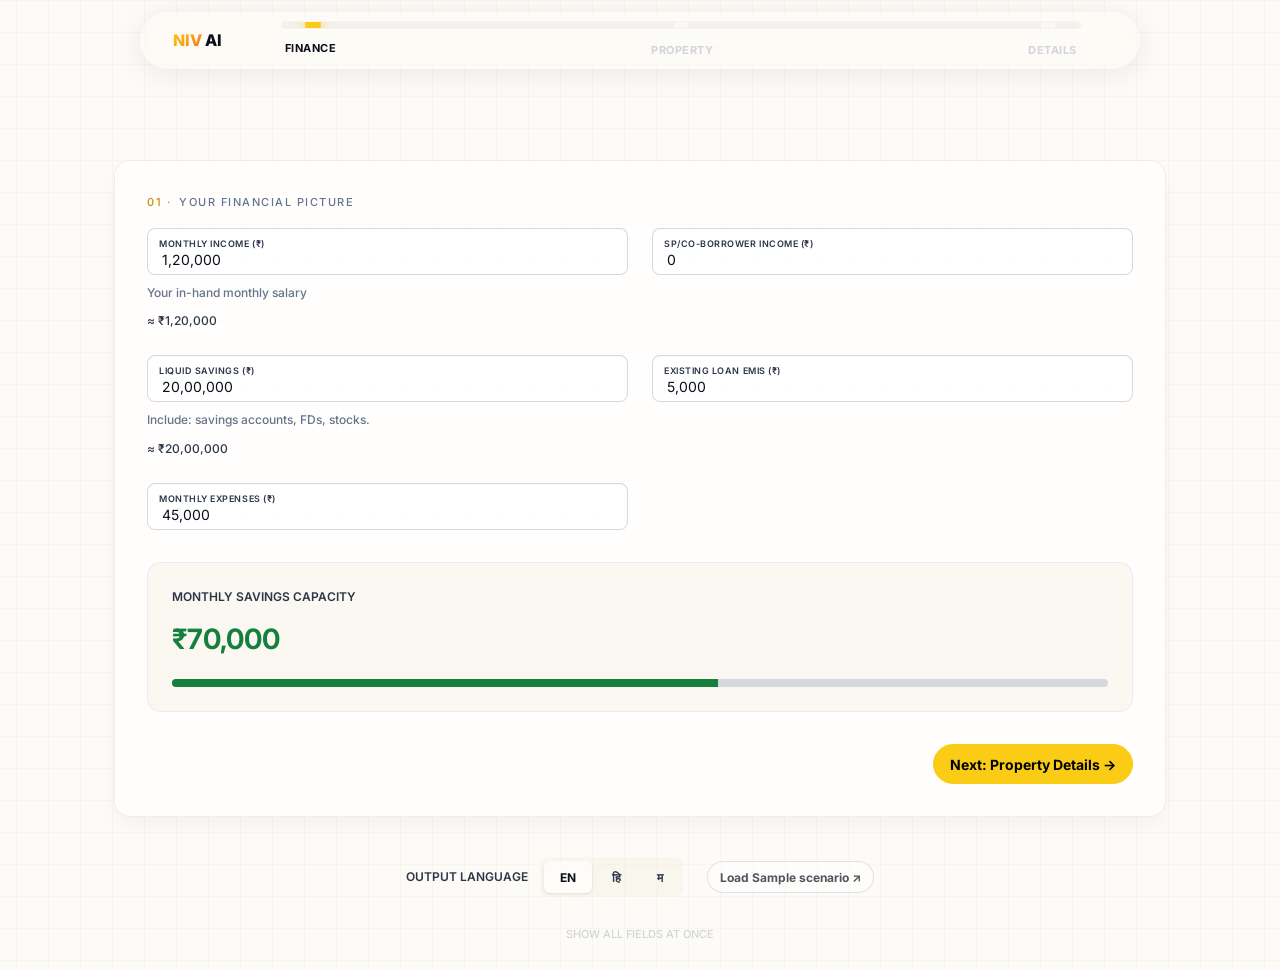
<file: frontend/app.html>
<!DOCTYPE html>
<html lang="en">

<head>
    <meta charset="UTF-8">
    <meta name="viewport" content="width=device-width, initial-scale=1.0">
    <title>NIV AI — Home Buying Decision Engine</title>
    <link rel="stylesheet" href="style.css">
    <style>
        :root {
            --anim-fast: 150ms;
            --anim-base: 250ms;
            --anim-slow: 400ms;
            --anim-spring: cubic-bezier(0.34, 1.56, 0.64, 1);
            --anim-ease: cubic-bezier(0.16, 1, 0.3, 1);
            --radius-sm: 6px;
            --radius-md: 10px;
            --radius-lg: 14px;
            --shadow-accent: 0 0 24px rgba(124, 106, 247, 0.15);
            --pulse-safe: rgba(34, 197, 94, 0.12);
            --pulse-warn: rgba(245, 158, 11, 0.12);
            --pulse-crit: rgba(239, 68, 68, 0.12);
        }

        /* TTc badge */
        .ttc-badge {
            font-family: var(--font-mono);
            font-size: 11px;
            padding: 4px 10px;
            border: 1px solid var(--accent);
            border-radius: 20px;
            color: var(--accent);
            white-space: nowrap;
        }
        body.report-visible .ttc-badge { display: none; }

        /* Wizard connector filled state */
        .w-connector.filled .w-fill,
        .wizard-connector.filled .w-fill {
            background: var(--accent);
            transition: width var(--anim-slow) var(--anim-ease);
        }

        /* Floating label field group */
        .field-group {
            position: relative;
        }
        .field-group input,
        .field-group select,
        .field-group textarea {
            padding-top: 22px;
            padding-bottom: 6px;
        }
        .field-group .field-label {
            position: absolute;
            left: 12px;
            top: 50%;
            transform: translateY(-50%);
            font-size: 11px;
            color: var(--text-dim);
            pointer-events: none;
            transition:
                top var(--anim-base) var(--anim-ease),
                transform var(--anim-base) var(--anim-ease),
                font-size var(--anim-base) var(--anim-ease),
                letter-spacing var(--anim-base) var(--anim-ease);
        }
        .field-group input:focus ~ .field-label,
        .field-group input:not(:placeholder-shown) ~ .field-label,
        .field-group select:focus ~ .field-label,
        .field-group select:not([value=""]) ~ .field-label,
        .field-group textarea:focus ~ .field-label,
        .field-group textarea:not(:placeholder-shown) ~ .field-label {
            top: 8px;
            transform: translateY(0);
            font-size: 9px;
            letter-spacing: 0.06em;
        }

        /* Keyframe animations */
        @keyframes card-enter {
            from { transform: scale(0.92) translateY(8px); opacity: 0; }
            to   { transform: scale(1)    translateY(0px); opacity: 1; }
        }
        @keyframes indeterminate {
            from { transform: translateX(-100%); }
            to   { transform: translateX(400%); }
        }
        @keyframes risk-burst {
            0%,100% { transform: scale(1);    box-shadow: none; }
            50%      { transform: scale(1.1); box-shadow: 0 0 16px rgba(239,68,68,0.5); }
        }
        @keyframes pulse-safe {
            0%,100% { box-shadow: 0 0 0 0   var(--pulse-safe); }
            50%      { box-shadow: 0 0 0 12px transparent; }
        }
        @keyframes pulse-warn {
            0%,100% { box-shadow: 0 0 0 0   var(--pulse-warn); }
            50%      { box-shadow: 0 0 0 12px transparent; }
        }
        @keyframes pulse-crit {
            0%,100% { box-shadow: 0 0 0 0   var(--pulse-crit); }
            50%      { box-shadow: 0 0 0 12px transparent; }
        }
        @keyframes delta-pop {
            0%   { transform: scale(0.5); opacity: 0; }
            70%  { transform: scale(1.15); }
            100% { transform: scale(1);   opacity: 1; }
        }
        @keyframes border-march {
            to { stroke-dashoffset: 0; }
        }

        /* Step card enter animation */
        .step-card.active {
            animation: card-enter var(--anim-base) var(--anim-ease) both;
        }

        /* Loading progress bar */
        .loading-progress-bar {
            width: 100%;
            height: 10px;
            background: rgba(0, 0, 0, 0.05);
            backdrop-filter: blur(8px);
            -webkit-backdrop-filter: blur(8px);
            border: 1px solid rgba(255, 255, 255, 0.2);
            border-radius: 99px;
            overflow: hidden;
            margin-bottom: 32px;
            position: relative;
        }
        .loading-progress-fill {
            height: 100%;
            background: linear-gradient(90deg, #10b981, #34d399);
            border-radius: 99px;
            width: 30%;
            animation: indeterminate 1.6s ease infinite;
            box-shadow: 0 0 12px rgba(16, 185, 129, 0.4);
        }


        /* Sticky summary bar */
        .sticky-summary {
            position: fixed;
            bottom: 0;
            left: 0;
            right: 0;
            background: var(--surface);
            border-top: 1px solid var(--border);
            padding: 12px 24px;
            display: flex;
            gap: 24px;
            align-items: center;
            font-family: var(--font-mono);
            font-size: 12px;
            transform: translateY(100%);
            transition: transform var(--anim-base) var(--anim-ease);
            z-index: 100 !important;
        }
        .sticky-summary.visible {
            transform: translateY(0);
        }
        .sticky-summary button {
            margin-left: auto;
        }

        /* Timeline / scenario grid */
        .ts-track {
            display: flex;
            gap: 8px;
            overflow-x: auto;
            padding-bottom: 8px;
        }
        .timeline-scenarios {
            display: grid;
            grid-template-columns: repeat(auto-fit, minmax(200px, 1fr));
            gap: 12px;
        }

        /* PONR timeline */
        .ponr-timeline {
            position: relative;
            height: 60px;
        }
        .ponr-segments {
            display: flex;
            height: 8px;
            border-radius: 4px;
            overflow: hidden;
        }

        /* Burn clock SVG */
        .burn-clock svg {
            display: block;
            margin: 0 auto;
        }

        /* Market rates banner */
        .rates-banner {
            display: flex;
            align-items: center;
            gap: 8px;
            margin-top: 16px;
            padding: 10px 14px;
            background: var(--surface-2);
            border: 1px solid var(--border);
            border-radius: var(--radius-sm);
            font-family: var(--font-mono);
            font-size: 11px;
            color: var(--text-dim);
        }
        .rates-dot {
            width: 7px;
            height: 7px;
            border-radius: 50%;
            background: var(--green);
            flex-shrink: 0;
            animation: pulse-safe 2s ease infinite;
        }

        /* Tooltip */
        [data-tooltip] { position: relative; cursor: default; }
        [data-tooltip]::after {
            content: attr(data-tooltip);
            position: absolute;
            bottom: calc(100% + 6px);
            left: 50%;
            transform: translateX(-50%);
            background: var(--surface);
            border: 1px solid var(--border);
            padding: 4px 8px;
            border-radius: var(--radius-sm);
            font-family: var(--font-mono);
            font-size: 10px;
            white-space: nowrap;
            pointer-events: none;
            opacity: 0;
            transition: opacity var(--anim-fast);
            z-index: 10;
        }
        [data-tooltip]:hover::after { opacity: 1; }

        /* Friction dots */
        .friction-dots {
            display: flex;
            gap: 8px;
            margin-bottom: 20px;
        }
        .fdot {
            width: 10px;
            height: 10px;
            border-radius: 50%;
            border: 1px solid var(--border);
            background: transparent;
            transition: background var(--anim-base), border-color var(--anim-base);
        }
        .fdot.done {
            background: var(--accent);
            border-color: var(--accent);
        }
        .fdot.current {
            transform: scale(1.15);
            border-color: var(--text);
        }

        /* Concern meter */
        .concern-meter {
            display: flex;
            gap: 4px;
            height: 4px;
            margin-top: 20px;
        }
        .cm-seg {
            flex: 1;
            background: var(--border);
            border-radius: 2px;
            transition: background var(--anim-base);
        }

        /* EMI arc SVG */
        .arc-track { opacity: 0.3; }
        .arc-fill {
            transition:
                stroke-dashoffset var(--anim-slow) var(--anim-ease),
                stroke var(--anim-base);
        }

        /* S4: Verdict pulse classes */
        .verdict-pulse.safe       { animation: pulse-safe  3s   infinite; }
        .verdict-pulse.risky      { animation: pulse-warn  2s   infinite; }
        .verdict-pulse.reconsider { animation: pulse-crit  1.5s infinite; }
        .confidence-bar  { height:4px; background:var(--border); border-radius:2px; margin-top:12px; overflow:hidden; }
        .confidence-fill { height:100%; background:var(--accent); border-radius:2px; transition:width 1s ease; }

        /* S4: Scorecard stagger */
        #r-scorecard .scorecard-item:nth-child(1) { animation-delay:   0ms; }
        #r-scorecard .scorecard-item:nth-child(2) { animation-delay:  60ms; }
        #r-scorecard .scorecard-item:nth-child(3) { animation-delay: 120ms; }
        #r-scorecard .scorecard-item:nth-child(4) { animation-delay: 180ms; }
        #r-scorecard .scorecard-item:nth-child(5) { animation-delay: 240ms; }
        #r-scorecard .scorecard-item:nth-child(6) { animation-delay: 300ms; }

        /* S4: Burn clock text */
        .burn-num { font-family:var(--font-mono,monospace); font-size:13px; fill:var(--text,#e2e8f0); font-weight:700; }

        /* S4: Stress burst */
        .stress-burst-target { transition:transform .15s ease, box-shadow .15s ease; }
        .stress-burst-target.burst { transform:scale(1.02); box-shadow:0 0 0 2px var(--accent); }

        /* S4: Path-to-safe green accent */
        #r-path-to-safe { border-left:3px solid var(--green,#22c55e); padding-left:16px; }

        /* S4: Reasoning split */
        .reasoning { color:var(--text); font-size:14px; line-height:1.7; }

        /* S4: Timeline labels */
        .ts-label   { font-family:var(--font-mono,monospace); font-size:10px; text-transform:uppercase; letter-spacing:1px; color:var(--text-muted); margin-bottom:12px; }
        .ts-metrics { font-family:var(--font-mono,monospace); font-size:12px; display:flex; flex-direction:column; gap:4px; }

        /* Verdict entrance animation */
        .v-word {
          display: inline-block;
          transform-origin: center;
        }

        /* Confidence bar */
        .confidence-track {
          height: 3px; background: rgba(255,255,255,0.1);
          border-radius: 2px; overflow: hidden;
          margin-top: 10px; max-width: 200px;
        }
        .confidence-fill { height: 100%; border-radius: 2px; transition: none; }

        /* Research warning entrance */
        @keyframes warning-enter {
          from { transform: translateX(-16px); opacity: 0; }
          to { transform: translateX(0); opacity: 1; }
        }
        .warning-enter {
          animation: warning-enter 350ms cubic-bezier(0.16,1,0.3,1) both;
        }

        /* Stress card burst */
        @keyframes burst {
          0% { transform: scale(1); }
          25% { transform: scale(1.025); box-shadow: 0 0 0 4px rgba(239,68,68,0.2); }
          60% { transform: scale(0.99); box-shadow: 0 0 0 8px rgba(239,68,68,0.05); }
          100% { transform: scale(1); box-shadow: none; }
        }
        .sc2.fail.burst-active { animation: burst 600ms ease-out forwards; }

        /* Photo upload zone */
        .photo-drop-zone {
          border: 2px dashed var(--border-bright); border-radius: 12px;
          padding: 28px; text-align: center; cursor: pointer;
          transition: border-color 0.2s, background 0.15s;
          background: var(--bg);
        }
        .photo-drop-zone:hover {
          border-color: var(--accent); background: rgba(250,204,21,0.04);
        }
        .photo-drop-zone.has-photos {
          border-color: var(--green); border-style: solid;
        }
        .photo-thumb {
          width: 60px; height: 60px; object-fit: cover;
          border-radius: 8px; border: 1px solid var(--border);
        }

        /* fcard helper */
        .fcard {
          background: var(--surface-2);
          border: 1px solid var(--border);
          border-radius: var(--radius-lg);
          padding: 18px 20px;
        }
        .fcard-title {
          font-family: var(--font-body);
          font-weight: 700;
          font-size: 13px;
          margin-bottom: 8px;
          color: var(--text);
        }
    </style>
</head>

<body>




    <div class="container" id="form-section" style="padding-top: 160px;">


        <div id="err" role="alert"
            style="display:none; color:var(--red); padding:16px; border-left:3px solid var(--red); background:var(--surface-2); margin-bottom:24px;">
        </div>

        <div class="glass-wizard-nav">
            <div class="wizard-pill-inner">
                <a href="/" class="pill-logo"><span class="nav-logo-niv">NIV</span> AI</a>
                <div class="wizard-progress-bar-wrap">
                    <div class="wizard-track">
                        <div class="wizard-fill-line" id="wizard-fill-bar"></div>
                        <div class="wizard-checkpoint cp-1 active" data-cp="1"></div>
                        <div class="wizard-checkpoint cp-2" data-cp="2"></div>
                        <div class="wizard-checkpoint cp-3" data-cp="3"></div>
                    </div>
    
                    <div class="wizard-labels">
                        <div class="w-label-glass active" data-step-nav="1" onclick="goStep(1)">FINANCE</div>
                        <div class="w-label-glass" data-step-nav="2" onclick="goStep(2)">PROPERTY</div>
                        <div class="w-label-glass" data-step-nav="3" onclick="goStep(3)">DETAILS</div>
                    </div>
                </div>
            </div>
        </div>



        <!-- Step 1 -->
        <div class="step-card active" data-step="1">
            <div class="step-heading">
                <div class="section-label"><span>01 ·</span> YOUR FINANCIAL PICTURE</div>
            </div>

            <div class="field-grid">
                <div class="field">
                    <div class="field-group">
                        <input type="text" id="monthly_income" value="1,20,000" placeholder=" "
                            oninput="updateFinancialHealth(); preview(this,'inc-p')">
                        <label class="field-label" for="monthly_income">MONTHLY INCOME (₹)</label>
                    </div>
                    <div class="field-hint">Your in-hand monthly salary</div>
                    <div id="inc-p" class="field-hint" style="color:var(--text-dim)"></div>
                </div>
                <div class="field">
                    <div class="field-group">
                        <input type="text" id="spouse_income" value="0" placeholder=" "
                            oninput="updateFinancialHealth(); preview(this,'sp-p')">
                        <label class="field-label" for="spouse_income">SP/CO-BORROWER INCOME (₹)</label>
                    </div>
                    <div id="sp-p" class="field-hint" style="color:var(--text-dim)"></div>
                </div>
                <div class="field">
                    <div class="field-group">
                        <input type="text" id="liquid_savings" value="20,00,000" placeholder=" "
                            oninput="preview(this,'sav-p')">
                        <label class="field-label" for="liquid_savings">LIQUID SAVINGS (₹)</label>
                    </div>
                    <div class="field-hint">Include: savings accounts, FDs, stocks.</div>
                    <div id="sav-p" class="field-hint" style="color:var(--text-dim)"></div>
                </div>
                <div class="field">
                    <div class="field-group">
                        <input type="text" id="existing_emis" value="5,000" placeholder=" "
                            oninput="updateFinancialHealth()">
                        <label class="field-label" for="existing_emis">EXISTING LOAN EMIS (₹)</label>
                    </div>
                </div>
                <div class="field">
                    <div class="field-group">
                        <input type="text" id="monthly_expenses" value="45,000" placeholder=" "
                            oninput="updateFinancialHealth()">
                        <label class="field-label" for="monthly_expenses">MONTHLY EXPENSES (₹)</label>
                    </div>
                </div>
            </div>

            <div class="health-bar" id="financial-health-indicator">
                <div class="health-label">MONTHLY SAVINGS CAPACITY</div>
                <div class="health-value" id="financial-health">₹—</div>
                <div class="health-track">
                    <div class="health-fill" id="health-fill-bar"></div>
                </div>
            </div>

            <div style="display:flex; justify-content:flex-end;">
                <button class="btn-primary" onclick="goStep(2)">Next: Property Details &rarr;</button>
            </div>
        </div>

        <!-- Step 2 -->
        <div class="step-card" data-step="2">
            <div class="step-heading">
                <div class="section-label"><span>02 ·</span> THE PROPERTY</div>
            </div>

            <div class="field-grid">
                <div class="field">
                    <div class="field-group">
                        <input type="text" id="property_price" value="85,00,000" placeholder=" "
                            oninput="updateEMIPreview(); preview(this,'pp-p')">
                        <label class="field-label" for="property_price">PROPERTY PRICE (₹)</label>
                    </div>
                    <div id="pp-p" class="field-hint" style="color:var(--text-dim)"></div>
                </div>
                <div class="field">
                    <label class="field-label" for="location_area">LOCATION / AREA</label>
                    <input type="text" id="location_area" value="Andheri West" placeholder="Andheri West">
                </div>
                <div class="field">
                    <div class="field-group">
                        <input type="text" id="down_payment_available" value="17,00,000" placeholder=" "
                            oninput="updateEMIPreview(); preview(this,'dp-p')">
                        <label class="field-label" for="down_payment_available">DOWN PAYMENT AVAILABLE (₹)</label>
                    </div>
                    <div id="dp-p" class="field-hint" style="color:var(--text-dim)"></div>
                </div>
                <div class="field">
                    <div class="field-group">
                        <input type="number" id="loan_tenure_years" value="20" min="1" max="30" placeholder=" "
                            oninput="updateEMIPreview()">
                        <label class="field-label" for="loan_tenure_years">LOAN TENURE (YEARS)</label>
                    </div>
                </div>
                <div class="field">
                    <div class="field-group">
                        <input type="number" id="expected_interest_rate" value="8.5" step="0.1" placeholder=" "
                            oninput="updateEMIPreview()">
                        <label class="field-label" for="expected_interest_rate">EXPECTED INTEREST RATE (%)</label>
                    </div>
                </div>
            </div>

            <div class="emi-preview" id="emi-preview-card">
                <div class="section-label"><span>ESTIMATED MONTHLY IMPACT</span></div>
                <div class="metric-grid" style="grid-template-columns: repeat(2,1fr) repeat(2,1fr)">
                    <div class="metric-cell">
                        <div class="metric-label">LOAN AMOUNT</div>
                        <div class="metric-number" id="ep-loan">₹—</div>
                    </div>
                    <div class="metric-cell">
                        <div class="metric-label">ESTIMATED EMI</div>
                        <div class="metric-number" id="ep-emi">₹—</div>
                    </div>
                    <div class="metric-cell">
                        <div class="metric-label">EMI / INCOME</div>
                        <div class="metric-number" id="ep-ratio">—%</div>
                    </div>
                    <div class="metric-cell">
                        <div class="metric-label">MONTHLY SURPLUS</div>
                        <div class="metric-number" id="ep-surplus">₹—</div>
                    </div>
                </div>
                <div class="emi-zone-label" id="ep-zone"></div>

                <svg id="emi-arc" viewBox="0 0 200 110" style="width:100%;max-width:240px;display:block;margin:16px auto 0">
                    <path class="arc-track" d="M 20,100 A 80,80 0 0,1 180,100"
                          fill="none" stroke="var(--border)" stroke-width="8"
                          stroke-linecap="round"/>
                    <path class="arc-fill" id="arc-fill-path"
                          d="M 20,100 A 80,80 0 0,1 180,100"
                          fill="none" stroke="var(--green)" stroke-width="8"
                          stroke-linecap="round" stroke-dasharray="251" stroke-dashoffset="251"/>
                    <text id="arc-label" x="100" y="90" text-anchor="middle"
                          font-family="var(--font-mono)" font-size="22" fill="var(--text)">—%</text>
                </svg>
            </div>

            <div class="rates-banner" id="market-rates-banner" style="display:none">
                <span class="rates-dot"></span>
                <span id="market-rates-text">Loading rates...</span>
            </div>

            <div style="display:flex; justify-content:space-between; margin-top:32px;">
                <button class="btn-ghost" onclick="goStep(1)">&larr; Back</button>
                <button class="btn-primary" onclick="goStep(3)">Next: Final Details &rarr;</button>
            </div>
        </div>

        <!-- Step 3 -->
        <div class="step-card" data-step="3">
            <div class="step-heading">
                <div class="section-label"><span>03 ·</span> ADDITIONAL DETAILS</div>
            </div>

            <div class="field-grid">
                <div class="field">
                    <label class="field-label" for="employment_type">EMPLOYMENT TYPE</label>
                    <select id="employment_type">
                        <option value="salaried">Salaried</option>
                        <option value="freelance">Freelance / Consulting</option>
                        <option value="business">Business Owner</option>
                    </select>
                </div>
                <div class="field">
                    <div class="field-group">
                        <input type="number" id="years_in_current_job" value="3" step="0.5" placeholder=" ">
                        <label class="field-label" for="years_in_current_job">YEARS IN CURRENT JOB</label>
                    </div>
                </div>
                <div class="field">
                    <div class="field-group">
                        <input type="number" id="expected_annual_growth_pct" value="8" step="0.5" placeholder=" ">
                        <label class="field-label" for="expected_annual_growth_pct">EXPECTED INCOME GROWTH (%)</label>
                    </div>
                </div>
                <div class="field">
                    <div class="field-group">
                        <input type="text" id="current_rent" value="25,000" placeholder=" ">
                        <label class="field-label" for="current_rent">CURRENT MONTHLY RENT (₹)</label>
                    </div>
                </div>
                <div class="field">
                    <div class="field-group">
                        <input type="number" id="dependents" value="1" min="0" placeholder=" ">
                        <label class="field-label" for="dependents">NUMBER OF DEPENDENTS</label>
                    </div>
                </div>
                <div class="field">
                    <label class="field-label" for="configuration">CONFIGURATION</label>
                    <select id="configuration">
                        <option value="1BHK">1 BHK</option>
                        <option value="2BHK" selected>2 BHK</option>
                        <option value="3BHK">3 BHK</option>
                        <option value="4BHK">4 BHK</option>
                    </select>
                </div>
                <div class="field">
                    <div class="field-group">
                        <input type="number" id="carpet_area_sqft" value="650" placeholder=" ">
                        <label class="field-label" for="carpet_area_sqft">CARPET AREA (SQFT)</label>
                    </div>
                </div>
                <div class="field">
                    <label class="field-label" for="is_ready_to_move">READY TO MOVE IN?</label>
                    <select id="is_ready_to_move">
                        <option value="true">Yes</option>
                        <option value="false" selected>No</option>
                    </select>
                </div>
                <div class="field">
                    <label class="field-label" for="is_rera_registered">RERA REGISTERED?</label>
                    <select id="is_rera_registered">
                        <option value="true">Yes</option>
                        <option value="false">No</option>
                        <option value="null">Don't Know</option>
                    </select>
                </div>
                <div class="field">
                    <label class="field-label" for="builder_name">BUILDER NAME</label>
                    <input type="text" id="builder_name" value="Oberoi Realty">
                </div>
                <div class="field">
                    <label class="field-label" for="builder_gstin">BUILDER GSTIN</label>
                    <input type="text" id="builder_gstin" placeholder="27AAXXX1234X1Z5"
                        oninput="this.value = this.value.toUpperCase()">
                    <div style="display:flex;align-items:center;gap:8px;margin-top:8px;">
                        <button type="button" class="btn-ghost" id="gst-check-btn" onclick="checkBuilderGST()">Verify GST</button>
                        <div id="gst-result" class="field-hint"></div>
                    </div>
                </div>
                <div class="field">
                    <label class="field-label" for="rera_number">RERA NUMBER <span class="field-hint">(optional)</span></label>
                    <input type="text" id="rera_number" placeholder="P51800012345"
                        oninput="this.value = this.value.toUpperCase()">
                </div>
                <div class="field">
                    <label class="field-label" for="possession_date">POSSESSION DATE</label>
                    <input type="text" id="possession_date" placeholder="12/2026">
                </div>
            </div>

            <div class="fcard" style="margin-top:14px">
              <div class="fcard-title">📸 AI Visual Inspection (Optional)</div>
              <p style="font-size:12px;color:var(--text-muted);margin-bottom:14px">
                Photograph the property — rooms, exterior, parking, stairwell.
                Gemini's vision AI assesses visible condition and flags defects.
                Max 5 photos. Analysis runs automatically.
              </p>
              <div id="photo-drop-zone" class="photo-drop-zone"
                   onclick="document.getElementById('property-photos').click()">
                <input type="file" id="property-photos" accept="image/*"
                       multiple style="display:none"
                       onchange="handlePropertyPhotos(this)">
                <div class="photo-drop-icon" style="font-size:32px;margin-bottom:8px">📷</div>
                <div style="font-size:14px;font-weight:600;color:var(--text-dim);
                     margin-bottom:4px">Tap to add property photos</div>
                <div style="font-size:11px;color:var(--text-muted)">
                  Up to 5 · JPEG or PNG · Gemini inspects automatically
                </div>
              </div>
              <div id="photo-preview-strip"
                   style="display:none;margin-top:12px;gap:8px;flex-wrap:wrap"></div>
              <div id="photo-inspection-status" style="display:none"></div>
            </div>

            <div class="field-grid" style="margin-top:0;margin-bottom:0">
                <div class="field">
                    <div class="field-group">
                        <input type="number" id="commute_distance_km" value="0" placeholder=" ">
                        <label class="field-label" for="commute_distance_km">COMMUTE DISTANCE (KM)</label>
                    </div>
                </div>
                <div class="field">
                    <label class="field-label" for="buyer_gender">BUYER GENDER</label>
                    <select id="buyer_gender">
                        <option value="male">Male</option>
                        <option value="female">Female</option>
                    </select>
                </div>
                <div class="field">
                    <label class="field-label" for="is_first_property">FIRST PROPERTY?</label>
                    <select id="is_first_property">
                        <option value="true">Yes</option>
                        <option value="false">No</option>
                    </select>
                </div>
                <div class="field">
                    <label class="field-label" for="financial_notes">FINANCIAL NOTES</label>
                    <input type="text" id="financial_notes" placeholder="Optional">
                </div>
                <div class="field">
                    <label class="field-label" for="property_notes">PROPERTY NOTES</label>
                    <input type="text" id="property_notes" placeholder="Optional">
                </div>
            </div>

            <div class="fcard" style="margin-top:14px">
              <div class="fcard-title">RERA QR Scan (Optional)</div>
              <div id="rera-qr-drop" class="photo-drop-zone"
                   onclick="document.getElementById('rera-qr-input').click()">
                <input type="file" id="rera-qr-input" accept="image/*"
                       style="display:none" onchange="scanReraQR(this)">
                <div class="photo-drop-icon" style="font-size:28px;margin-bottom:8px">QR</div>
                <div style="font-size:13px;font-weight:600;color:var(--text-dim);margin-bottom:4px">
                  Upload RERA QR code photo
                </div>
                <div id="rera-qr-status" style="font-size:11px;color:var(--text-muted)">
                  From brochure, site board, or builder material
                </div>
              </div>
            </div>

            <div style="display:flex; justify-content:space-between; margin-top:32px;">
                <button class="btn-ghost" onclick="goStep(2)">&larr; Back</button>
                <button class="btn-primary" onclick="onSubmitClick()">Run Full Analysis &rarr;</button>
            </div>
        </div>

        <div class="lang-toggle" style="margin-top:40px; margin-bottom:24px; display:flex; align-items:center; justify-content:center; gap:24px;">
            <div style="display:flex; align-items:center; gap:12px;">
                <span class="lang-label">OUTPUT LANGUAGE</span>
                <div class="lang-options">
                    <button class="lang-btn active" onclick="setLang('english',this)">EN</button>
                    <button class="lang-btn" onclick="setLang('hindi',this)">हि</button>
                    <button class="lang-btn" onclick="setLang('marathi',this)">म</button>
                </div>
            </div>
            <button type="button" class="btn-ghost" onclick="loadDemoScenario()"
                    style="font-size:12px;opacity:0.7;padding:0 12px;min-height:32px;">Load Sample scenario ↗</button>
        </div>


        <div style="text-align:center; padding-bottom: 24px;">
            <a href="#" onclick="showAllSteps(event)"
                style="font-family:var(--font-mono); font-size:11px; text-transform:uppercase; color:var(--text-faint); text-decoration:none;">Show
                all fields at once</a>
        </div>

    </div>

    <!-- Loading View -->
    <div id="loading-view" class="view" style="display:none">
        <div class="loading-screen">
            <div class="loading-top">
                <div class="section-label"><span>ANALYSING</span> YOUR SITUATION</div>
                <div class="loading-title">6 agents working in parallel</div>
                <div class="loading-eta-note">All 6 agents run simultaneously to build your full audit report — this depth takes <span class="loading-eta-val mono" id="loading-eta">~30–45 seconds</span>. Please wait.</div>
            </div>
            <div class="loading-progress-bar">
                <div class="loading-progress-fill" id="loading-progress-fill"></div>
            </div>
            <div class="agent-list">
                <div class="agent-row">
                    <div class="agent-dot" id="a1-dot"></div>
                    <div class="agent-label">Context Synthesizer</div>
                    <div class="agent-status-text" id="a1">waiting</div>
                </div>
                <div class="agent-row">
                    <div class="agent-dot" id="a2-dot"></div>
                    <div class="agent-label">Financial Analyst</div>
                    <div class="agent-status-text" id="a2">waiting</div>
                </div>
                <div class="agent-row">
                    <div class="agent-dot" id="a3-dot"></div>
                    <div class="agent-label">Risk Simulator</div>
                    <div class="agent-status-text" id="a3">waiting</div>
                </div>
                <div class="agent-row">
                    <div class="agent-dot" id="a4-dot"></div>
                    <div class="agent-label">Property Analyst</div>
                    <div class="agent-status-text" id="a4">waiting</div>
                </div>
                <div class="agent-row">
                    <div class="agent-dot" id="a5-dot"></div>
                    <div class="agent-label">Assumption Challenger</div>
                    <div class="agent-status-text" id="a5">waiting</div>
                </div>
                <div class="agent-row">
                    <div class="agent-dot" id="a6-dot"></div>
                    <div class="agent-label">Decision Composer</div>
                    <div class="agent-status-text" id="a6">waiting</div>
                </div>
            </div>
            <div class="processing-insight">
                <div class="processing-insight-label">While We Process</div>
                <div class="processing-insight-quote" id="loading-quote">A good property decision is usually won at entry price, not at brochure quality.</div>
                <div class="processing-insight-note" id="loading-quote-note">We are checking affordability, resilience, downside scenarios, and property signals in parallel.</div>
            </div>
        </div>
    </div>

    <!-- Friction Gate (Behavioral checks) -->
    <div id="friction-gate" style="display:none" class="gate-overlay">
        <div class="gate-inner">
            <div class="friction-dots" id="friction-dots">
                <span class="fdot" id="fd-1"></span>
                <span class="fdot" id="fd-2"></span>
                <span class="fdot" id="fd-3"></span>
                <span class="fdot" id="fd-4"></span>
                <span class="fdot" id="fd-5"></span>
            </div>
            <div class="gate-header">
                <div class="section-label"><span>PRE-ANALYSIS ·</span> 5 REALITY CHECKS</div>
                <div class="gate-title">Before we analyze — answer honestly.</div>
                <div class="gate-subtitle">These help us identify cognitive blind spots. Takes 60 seconds.</div>
            </div>
            <div class="gate-progress-card">
                <div class="gate-progress-top">
                    <span class="gate-progress-label" id="friction-stage-label">Question 1 of 5</span>
                    <span class="gate-progress-count" id="friction-progress-count">0 / 1 answered</span>
                </div>
                <div class="gate-progress-copy" id="friction-progress-copy">Answer this reality check to move to the next one.</div>
            </div>
            <div class="gate-questions" id="friction-questions">
                <div class="friction-question active" id="fq1">
                    <div class="friction-question-text">Are you analyzing
                        this property because you genuinely haven't decided yet — or because you've already emotionally
                        committed and want confirmation?</div>
                    <div class="friction-options">
                        <div class="friction-option btn-ghost" onclick="selectFriction('fq1', 'A', this)"
                            style="justify-content:flex-start; min-height:auto; padding:12px 16px;">I'm actually
                            undecided</div>
                        <div class="friction-option btn-ghost" onclick="selectFriction('fq1', 'B', this)"
                            style="justify-content:flex-start; min-height:auto; padding:12px 16px;">I like it but
                            haven't decided</div>
                        <div class="friction-option btn-ghost" onclick="selectFriction('fq1', 'C', this)"
                            style="justify-content:flex-start; min-height:auto; padding:12px 16px;">I want to validate
                            my choice</div>
                    </div>
                </div>

                <div class="friction-question" id="fq2">
                    <div class="friction-question-text">How long do you plan to stay in this property? Real estate is illiquid and expensive to exit.</div>
                    <div class="friction-options">
                        <div class="friction-option btn-ghost" onclick="selectFriction('fq2', 'A', this)"
                            style="justify-content:flex-start; min-height:auto; padding:12px 16px;">More than 10 years</div>
                        <div class="friction-option btn-ghost" onclick="selectFriction('fq2', 'B', this)"
                            style="justify-content:flex-start; min-height:auto; padding:12px 16px;">5 to 10 years</div>
                        <div class="friction-option btn-ghost" onclick="selectFriction('fq2', 'C', this)"
                            style="justify-content:flex-start; min-height:auto; padding:12px 16px;">Less than 5 years (Risky)</div>
                    </div>
                </div>

                <div class="friction-question" id="fq3">
                    <div class="friction-question-text">This is an under-construction property. Are you prepared for a 12-24 month delay?</div>
                    <div class="friction-options">
                        <div class="friction-option btn-ghost" onclick="selectFriction('fq3', 'A', this)"
                            style="justify-content:flex-start; min-height:auto; padding:12px 16px;">Yes, I have rent/stay backup</div>
                        <div class="friction-option btn-ghost" onclick="selectFriction('fq3', 'B', this)"
                            style="justify-content:flex-start; min-height:auto; padding:12px 16px;">I can manage 6 months</div>
                        <div class="friction-option btn-ghost" onclick="selectFriction('fq3', 'C', this)"
                            style="justify-content:flex-start; min-height:auto; padding:12px 16px;">No, I need it on time</div>
                    </div>
                </div>

                <div class="friction-question" id="fq4">
                    <div class="friction-question-text">If your income stopped for 6 months, how would you pay this EMI?</div>
                    <div class="friction-options">
                        <div class="friction-option btn-ghost" onclick="selectFriction('fq4', 'A', this)"
                            style="justify-content:flex-start; min-height:auto; padding:12px 16px;">Emergency fund exists</div>
                        <div class="friction-option btn-ghost" onclick="selectFriction('fq4', 'B', this)"
                            style="justify-content:flex-start; min-height:auto; padding:12px 16px;">Partial savings / Family</div>
                        <div class="friction-option btn-ghost" onclick="selectFriction('fq4', 'C', this)"
                            style="justify-content:flex-start; min-height:auto; padding:12px 16px;">No backup plan</div>
                    </div>
                </div>

                <div class="friction-question" id="fq5">
                    <div class="friction-question-text">Have you checked this builder's track record for quality and delivery?</div>
                    <div class="friction-options">
                        <div class="friction-option btn-ghost" onclick="selectFriction('fq5', 'A', this)"
                            style="justify-content:flex-start; min-height:auto; padding:12px 16px;">Thoroughly checked</div>
                        <div class="friction-option btn-ghost" onclick="selectFriction('fq5', 'B', this)"
                            style="justify-content:flex-start; min-height:auto; padding:12px 16px;">Some research done</div>
                        <div class="friction-option btn-ghost" onclick="selectFriction('fq5', 'C', this)"
                            style="justify-content:flex-start; min-height:auto; padding:12px 16px;">Just going by brand</div>
                    </div>
                </div>
            </div>
            <div class="concern-meter" id="concern-meter">
                <span class="cm-seg" id="cm-1"></span>
                <span class="cm-seg" id="cm-2"></span>
                <span class="cm-seg" id="cm-3"></span>
                <span class="cm-seg" id="cm-4"></span>
                <span class="cm-seg" id="cm-5"></span>
            </div>
            <div class="friction-summary" id="friction-summary"></div>
            <div class="gate-actions">
                <button class="btn-ghost" onclick="closeFrictionGate()" id="friction-cancel">Close</button>
                <button class="btn-primary" onclick="proceedFromFriction()" id="friction-proceed" disabled style="width:100%">
                    Next Question &rarr;
                </button>
            </div>
        </div>
    </div>

    <!-- Report View -->
    <div id="report-view" class="container view report-shell" style="display:none; padding-top:40px;">
        <div class="report-pager-top">
            <div>
                <div class="report-page-label">Audit Flow</div>
                <div class="report-page-title" id="report-page-title">Page 1 of 5</div>
                <div class="report-page-subtitle" id="report-page-subtitle">A guided view of affordability, resilience, and decision risk.</div>
            </div>
            <div class="report-page-dots">
                <button type="button" class="report-page-dot" id="report-page-dot-0" onclick="setReportPage(0)">1</button>
                <button type="button" class="report-page-dot" id="report-page-dot-1" onclick="setReportPage(1)">2</button>
                <button type="button" class="report-page-dot" id="report-page-dot-2" onclick="setReportPage(2)">3</button>
                <button type="button" class="report-page-dot" id="report-page-dot-3" onclick="setReportPage(3)">4</button>
                <button type="button" class="report-page-dot" id="report-page-dot-4" onclick="setReportPage(4)">5</button>
                <button type="button" class="report-page-dot" id="report-page-dot-5" onclick="setReportPage(5)">6</button>

            </div>
        </div>

        <div class="report-page active" data-page-title="Verdict & Affordability">
        <div id="r-verdict" class="report-section verdict-pulse">
            <div class="confidence-bar"><div class="confidence-fill" id="conf-fill" style="width:0%"></div></div>
        </div>
        <div id="r-bias-detection"></div>
        <div id="r-research-warnings" class="report-section" style="display:none;"></div>

        <div id="share-bar" class="report-section" style="display:none">
            <div class="share-bar-inner">
                <div class="share-link-row">
                    <input type="text" id="share-url-input" readonly class="field input share-url-field">
                    <button class="btn-ghost" onclick="copyShareUrl()" id="copy-btn">Copy Link</button>
                    <button class="btn-ghost" onclick="shareWhatsApp()" id="wa-btn">Share on WhatsApp</button>
                </div>
                <div class="wa-send-card" id="wa-send-card">
                    <div class="wa-send-header">
                        <span class="wa-send-icon">📲</span>
                        <div>
                            <div class="wa-send-title">Get your report on WhatsApp</div>
                            <div class="wa-send-sub">We'll send your full verdict and key numbers directly to your phone.</div>
                        </div>
                    </div>
                    <div class="wa-send-form">
                        <div class="wa-phone-wrap">
                            <span class="wa-phone-prefix">+91</span>
                            <input type="tel" id="wa-phone-input" class="field input wa-phone-input" placeholder="10-digit mobile number" maxlength="10" inputmode="numeric">
                        </div>
                        <button class="btn-primary wa-send-btn" id="wa-send-btn" onclick="sendReportToWhatsApp()">Send Report</button>
                    </div>
                    <div id="wa-send-status" class="wa-send-status" style="display:none;"></div>
                </div>
            </div>
        </div>

        <div class="report-section">
            <div class="section-label"><span>01 ·</span> CASH FLOW PREVIEW</div>
            <div class="section-kicker">This is the fastest way to see whether the purchase still leaves enough breathing room every month.</div>
            <div id="r-cashflow"></div>
        </div>

        <div class="report-section">
            <div class="section-label"><span>02 ·</span> SCORECARD</div>
            <div class="section-kicker">Read this like an executive summary: EMI pressure, runway strength, stress resilience, and value signal.</div>
            <div id="r-scorecard"></div>
        </div>
        </div>

        <!-- PAGE 2: Stress Tests & What-Ifs -->
        <div class="report-page" data-page-title="Stress Tests &amp; What-Ifs">
        <div class="report-section sensitivity-section" id="sensitivity-section">
            <div class="section-label" style="display:flex;align-items:center;"><span>03 ·</span> WHAT-IF SLIDERS
                <button type="button" class="btn-ghost" id="reset-whatif-btn" onclick="resetWhatIf()" style="font-size:11px;margin-left:auto;min-height:32px;padding:0 12px;border-radius:6px;">Back to Original</button>
            </div>
            <div class="section-kicker">Use these sliders to understand how much better or worse the decision becomes with a different price, tenure, or down payment.</div>
            <div class="rcard whatif-shell">
                <div class="slider-track">
                    <div class="slider-topline">
                        <span class="slider-label">Down Payment</span>
                        <span id="wi-dp-val" class="slider-value-chip">—</span>
                    </div>
                    <input type="range" id="wi-dp" min="0" max="10000000" step="50000">
                </div>
                <div class="slider-track">
                    <div class="slider-topline">
                        <span class="slider-label">Property Price</span>
                        <span id="wi-price-val" class="slider-value-chip">—</span>
                    </div>
                    <input type="range" id="wi-price" min="0" max="10000000" step="50000">
                </div>
                <div class="slider-track">
                    <div class="slider-topline">
                        <span class="slider-label">Loan Tenure</span>
                        <span id="wi-tenure-val" class="slider-value-chip">—</span>
                    </div>
                    <input type="range" id="wi-tenure" min="5" max="30" step="1">
                </div>
                <div class="metric-grid whatif-metrics" style="grid-template-columns: repeat(4, 1fr); margin-top:24px;">
                    <div class="metric-cell whatif-output-card" data-output-card="wm-emi">
                        <div class="metric-label">Monthly EMI</div>
                        <div class="metric-number" id="wm-emi" style="font-size:16px">—</div>
                        <div class="field-hint" id="wm-emi-d"></div>
                    </div>
                    <div class="metric-cell whatif-output-card" data-output-card="wm-ratio">
                        <div class="metric-label">EMI / Income</div>
                        <div class="metric-number" id="wm-ratio" style="font-size:16px">—</div>
                        <div class="field-hint" id="wm-ratio-d"></div>
                    </div>
                    <div class="metric-cell whatif-output-card" data-output-card="wm-surplus">
                        <div class="metric-label">Surplus</div>
                        <div class="metric-number" id="wm-surplus" style="font-size:16px">—</div>
                        <div class="field-hint" id="wm-surplus-d"></div>
                    </div>
                    <div class="metric-cell whatif-output-card" data-output-card="wm-runway">
                        <div class="metric-label">Runway</div>
                        <div class="metric-number" id="wm-runway" style="font-size:16px">—</div>
                        <div class="field-hint" id="wm-runway-d"></div>
                    </div>
                </div>
            </div>
        </div>

        <div class="rcard timeline-shell" id="r-timeline" style="margin-bottom:14px;display:none">
            <div class="rcard-title">Buy Now vs Wait — The Timeline</div>
            <div id="timeline-summary" class="timeline-summary-copy"></div>
            <div class="timeline-axis" id="timeline-axis">
                <div class="timeline-axis-line"></div>
                <div class="timeline-scenarios">
                    <div class="timeline-node-wrap" id="ts-now">
                        <div class="timeline-node"></div>
                        <div class="timeline-node-label">Buy Now</div>
                        <div class="timeline-option-card" id="ts-now-metrics"></div>
                    </div>
                    <div class="timeline-node-wrap" id="ts-6mo">
                        <div class="timeline-node"></div>
                        <div class="timeline-node-label">Wait 6 Months</div>
                        <div class="timeline-option-card" id="ts-6mo-metrics"></div>
                    </div>
                    <div class="timeline-node-wrap" id="ts-1yr">
                        <div class="timeline-node"></div>
                        <div class="timeline-node-label">Wait 1 Year</div>
                        <div class="timeline-option-card" id="ts-1yr-metrics"></div>
                    </div>
                </div>
            </div>
            <div class="timeline-footnote">5% property appreciation and 8% income growth assumptions.</div>
        </div>

        <div class="report-section">
            <div class="section-label"><span>04 ·</span> STRESS TEST SCENARIOS</div>
            <div class="section-kicker">These scenarios answer the real question: does the decision survive normal life shocks, not just best-case assumptions?</div>
            <div id="r-stress" class="stress-grid-layout">
                <!-- Populated by app.js -->
            </div>
        </div>

        <div id="r-path-to-safe" class="report-section" style="display:none;"></div>

        </div>

        <!-- PAGE 3: Property Value & Rent vs Buy -->
        <div class="report-page" data-page-title="Property Value &amp; Rent vs Buy">
        <div class="report-section">
            <div class="section-label"><span>05 ·</span> PROPERTY ASSESSMENT</div>
            <div class="section-kicker">This section shows whether the asset itself looks sensible for the price and risk you are taking on.</div>
            <div id="r-property" class="property-assessment-grid">
                <!-- Populated by app.js -->
            </div>
        </div>


        <div id="r-rvb-context" class="report-section"></div>

        <div class="report-section">
            <div class="section-label"><span>06 ·</span> RENT VS BUY</div>
            <div class="section-kicker">If the ownership premium is too high, the property may be emotionally appealing but financially inefficient.</div>
            <div class="rcard">
                <div id="r-rvb"></div>
            </div>
        </div>
        </div>

        <!-- PAGE 4: Projections & True Cost -->
        <div class="report-page" data-page-title="Projections &amp; True Cost">
        <div class="rcard" id="r-mountain" style="margin-bottom:14px">
            <div class="rcard-title">Net Worth Journey — The Full Picture</div>
            <div class="section-kicker">This projection helps you see whether buying strengthens long-term wealth or just front-loads risk.</div>
            <canvas id="mountain-canvas" height="200"
                    style="width:100%;display:block;border-radius:6px"></canvas>
            <div id="mountain-legend" style="display:flex;gap:20px;margin-top:12px;font-size:11px;font-family:var(--font-mono)"></div>
            <div id="r-mountain-context" style="margin-top:20px;display:grid;grid-template-columns:1fr 1fr;gap:12px;"></div>
        </div>

        <div class="report-section">
            <div class="section-label"><span>07 ·</span> TRUE COST OF OWNERSHIP</div>
            <div class="section-kicker">This is the money actually committed, including friction costs that are easy to underestimate during booking.</div>
            <div class="premium-report-card">
                <div id="r-tco"></div>
            </div>
        </div>



        </div>

        <div class="report-page" data-page-title="Reasoning & Blind Spots">
        <div class="report-section">
            <div class="section-label"><span>09 ·</span> ASSUMPTIONS CHALLENGED</div>
            <div class="section-kicker">These are the weak links in the story that buyers usually ignore when they are already emotionally committed.</div>
            <div id="r-challenges" class="premium-report-card"></div>
        </div>


        <div class="report-section">
            <div class="section-label"><span>10 ·</span> WHY THIS VERDICT</div>
            <div class="section-kicker">The highest-signal reasons driving the overall recommendation.</div>
            <div id="r-reasons" class="premium-report-card"></div>
        </div>


        <div class="report-section">
            <div class="section-label"><span>11 ·</span> ACTIONS</div>
            <div class="section-kicker">If you still want this property, these are the smartest next moves to reduce risk.</div>
            <div id="r-actions"></div>
        </div>

        <div class="report-section">
            <div class="section-label"><span>12 ·</span> WHAT YOU MIGHT BE MISSING</div>
            <div class="section-kicker">Gaps in your decision frame that could silently distort the final call.</div>
            <div id="r-blind"></div>
        </div>




        </div>

        <!-- PAGE 6: Action & Export -->
        <div class="report-page" data-page-title="Action &amp; Export">


        <div class="report-section">
            <div class="section-label"><span>13 ·</span> FULL REASONING</div>
            <div class="section-kicker">A narrative audit of affordability, resilience, property quality, and downside risk.</div>
            <div class="premium-report-card">
                <div class="reasoning-layout">
                    <div id="r-reasoning-insight" class="reasoning-insight-card"></div>
                    <div id="r-reasoning" class="reasoning"></div>
                </div>
            </div>
        </div>



        <div class="report-section">
            <div class="section-label"><span>14 ·</span> DOCUMENT VERIFICATION SUITE</div>


            <div class="section-kicker">Upload documents here to pressure-test title, bank terms, and negotiation readiness before you commit.</div>
            <div class="rcard" id="r-documents">
                <div class="document-grid">
                    <div class="doc-upload-zone" onclick="document.getElementById('ec-file').click()" data-upload-kind="ec">
                        <input type="file" id="ec-file" accept=".pdf" style="display:none" onchange="uploadEC(this)">
                        <div class="doc-upload-icon" aria-hidden="true">EC</div>
                        <div class="doc-upload-title">Click to upload or drag and drop</div>
                        <div class="doc-upload-subtitle">Encumbrance Certificate PDF</div>
                        <div class="doc-upload-meta">PDF up to 10MB · Checks mortgages and title chain</div>
            </div>
                    <div class="doc-upload-zone" onclick="document.getElementById('loan-file').click()" data-upload-kind="loan">
                        <input type="file" id="loan-file" accept=".pdf,image/*" style="display:none" onchange="uploadLoanLetter(this)">
                        <div class="doc-upload-icon" aria-hidden="true">LN</div>
                        <div class="doc-upload-title">Click to upload or drag and drop</div>
                        <div class="doc-upload-subtitle">Loan letter or sanction document</div>
                        <div class="doc-upload-meta">PDF, PNG, JPG up to 10MB · Extracts rate and hidden charges</div>
                    </div>
                </div>
                <div class="document-result-grid">
                    <div id="ec-result"></div>
                    <div id="loan-result"></div>
                </div>
                <div class="document-actions">
                    <button class="btn-ghost" onclick="downloadCounterOffer()" id="counter-offer-btn">Counter-Offer Letter</button>
                    <button class="btn-ghost" onclick="openBankEmailModal()">Loan Inquiry Email</button>
            </div>
        </div>
        </div>

        <div class="report-section comparison-section" id="compare-section">
            <div class="section-label"><span>15 ·</span> COMPARISON</div>

            <div class="section-kicker">Compare this option against a second property using the same audit lens before you decide.</div>
            <div id="compare-bar" style="margin-bottom:16px">
                <button class="btn-ghost" onclick="startComparison()">+ Compare Property</button>
            </div>
            <div id="compare-form" class="rcard" style="display:none;">
                <div class="field-grid">
                    <div class="field">
                        <label class="field-label" for="c_price">PROPERTY PRICE</label>
                        <input type="number" id="c_price">
                    </div>
                    <div class="field">
                        <label class="field-label" for="c_loc">LOCATION</label>
                        <input type="text" id="c_loc">
                    </div>
                    <div class="field">
                        <label class="field-label" for="c_sqft">CARPET AREA</label>
                        <input type="number" id="c_sqft">
                    </div>
                    <div class="field">
                        <label class="field-label" for="c_dp">DOWN PAYMENT</label>
                        <input type="number" id="c_dp">
                    </div>
                    <div class="field">
                        <label class="field-label" for="c_rdy">READY TO MOVE</label>
                        <select id="c_rdy">
                            <option value="true">Yes</option>
                            <option value="false">No</option>
                        </select>
                    </div>
                    <div class="field">
                        <label class="field-label" for="c_bld">BUILDER</label>
                        <input type="text" id="c_bld">
                    </div>
                </div>
                <div style="display:flex; gap:16px;">
                    <button class="btn-primary" onclick="runComparison()">Analyze 2nd Property</button>
                </div>
            </div>
            <div id="compare-results"></div>
        </div>



        <div class="report-section" style="margin-bottom: 64px;">
            <div class="section-label"><span>16 ·</span> EXPORT & SHARE</div>
            <div class="section-kicker">Download your full report or share a summary card on LinkedIn.</div>
            <div class="export-actions-minimal">
                <button class="btn-primary" onclick="downloadPDF()">Download PDF Report</button>
                <button class="btn-ghost" onclick="downloadLinkedInCard()">LinkedIn Card Download</button>
            </div>
        </div>

        </div>

        <div class="report-minimal-footer">
            <div class="report-footer-sources">
                <strong>Note:</strong> Analysis in 37.77s · Mumbai micro-market benchmarks (NIV AI Q4 2025 database) · RBI Master Circular — Housing Finance (2024) · Maharashtra Stamp Duty & Registration Act · Income Tax Act Sections 80C and 24(b) · RERA Maharashtra Public Portal
            </div>

            <div class="report-pager-minimal">
                <div class="report-nav-actions">
                    <button type="button" class="btn-ghost" onclick="prevReportPage()" id="report-prev-btn">Back</button>
                    <div class="report-page-label" id="report-page-progress">Page 1 of 6</div>
                    <button type="button" class="btn-primary" onclick="nextReportPage()" id="report-next-btn">Next</button>
                </div>
            </div>
        </div>

    </div>

    <div id="bank-email-modal" class="gate-overlay" style="display:none;">
        <div class="bank-modal-shell rcard">
            <div class="bank-modal-header">
                <div>
                    <div class="section-label">LOAN INQUIRY</div>
                    <div class="bank-modal-title">Generate a polished bank-ready draft</div>
                    <div class="bank-modal-subtitle">Use this to move from analysis into action without losing your place in the report.</div>
                </div>
                <button class="btn-ghost" onclick="closeBankEmail()">Back to Report</button>
            </div>
            <div class="bank-modal-body">
                <div class="bank-modal-toolbar">
                    <div class="bank-modal-bank">
                        <label class="field-label" for="target-bank">SELECT BANK</label>
                        <select id="target-bank" class="field input">
                            <option value="HDFC">HDFC Bank</option>
                            <option value="SBI">SBI Bank</option>
                        </select>
                    </div>
                    <button class="btn-primary" onclick="generateBankEmail()" id="bank-email-generate-btn">Generate Draft</button>
                </div>
                <div id="bank-email-loading" class="bank-modal-status" style="display:none;">Generating draft...</div>
                <div id="bank-email-error" class="bank-modal-status bank-modal-status-error" style="display:none;"></div>
                <div id="bank-email-content" style="display:none;">
                    <div id="bank-email-insight" class="bank-email-insight" style="display:none;"></div>
                    <div class="bank-email-preview-shell">
                        <div class="bank-email-preview-header">
                            <div class="bank-email-preview-title">Draft Preview</div>
                            <div class="bank-email-preview-note" id="bank-email-preview-note">Structured for clarity and ready to customize before sending.</div>
                        </div>
                        <div id="bank-email-preview" class="bank-email-preview"></div>
                    </div>
                </div>
            </div>
            <div id="bank-email-actions" class="bank-modal-footer" style="display:flex;">
                <button class="btn-ghost" id="bank-email-copy-btn" onclick="copyBankEmail()">Copy Draft</button>
                <button class="btn-ghost" id="bank-email-mailto-btn" onclick="openMailto()">Open Email App</button>
                <button class="btn-primary" onclick="closeBankEmail()">Back to Report</button>
            </div>
        </div>
    </div>

    <div style="display:none">
        <span id="print-date"></span>
        <span id="print-meta"></span>
    </div>



    <div id="cashflow-tooltip" class="cashflow-tooltip" style="display:none;"></div>

    <script src="app.js"></script>
</body>

</html>
</file>
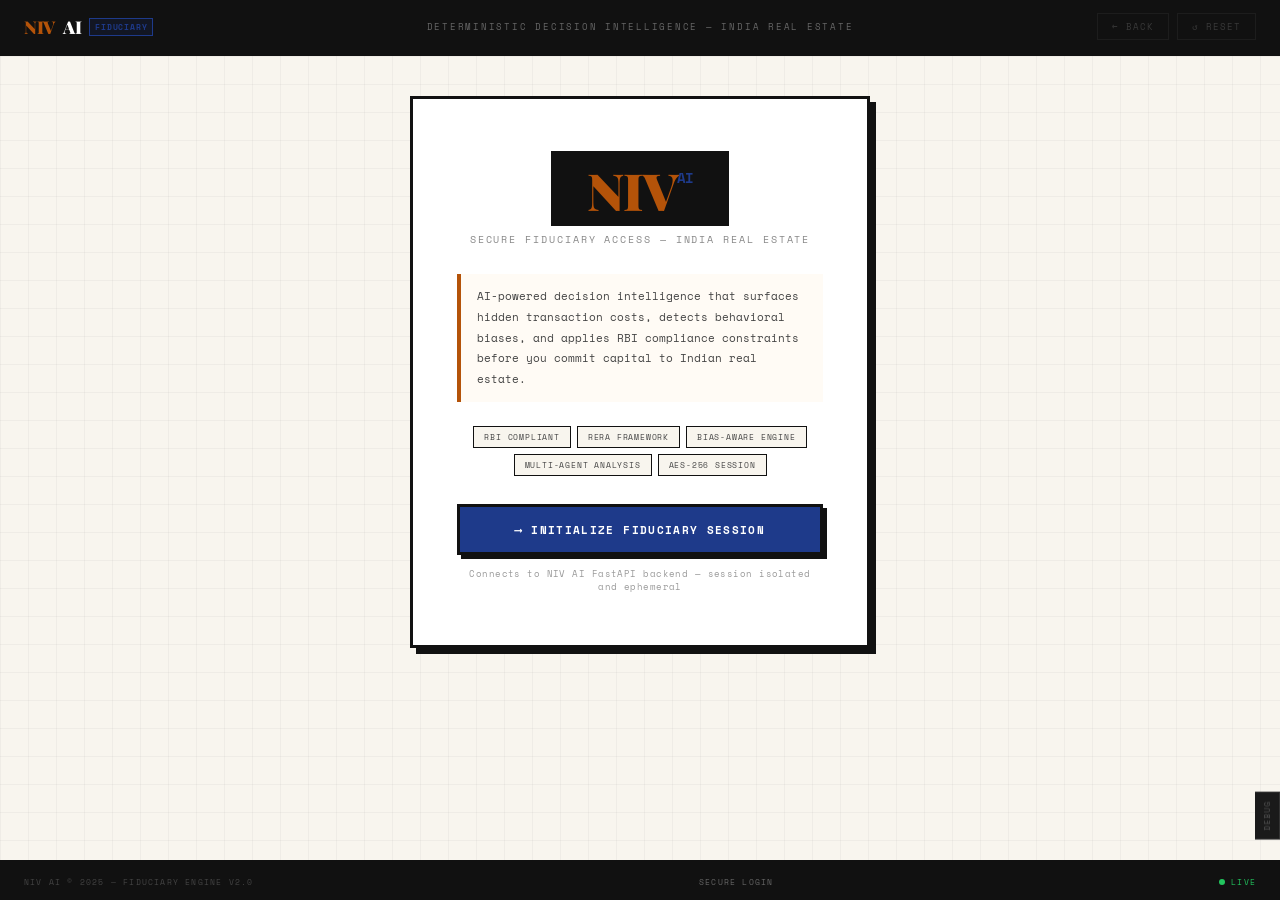
<file: frontend/niv-ai .html>
<!DOCTYPE html>
<html lang="en">
<head>
<meta charset="UTF-8">
<meta name="viewport" content="width=device-width, initial-scale=1.0">
<title>NIV AI — Fiduciary Decision Intelligence</title>
<link rel="preconnect" href="https://fonts.googleapis.com">
<link href="https://fonts.googleapis.com/css2?family=Space+Mono:ital,wght@0,400;0,700;1,400&family=Playfair+Display:ital,wght@0,700;0,900;1,700&display=swap" rel="stylesheet">
<style>
/* ═══════════════════════════════════════════════
   DESIGN TOKENS + RESET
═══════════════════════════════════════════════ */
*, *::before, *::after { box-sizing: border-box; margin: 0; padding: 0; }

:root {
  --bg: #f8f5ee;
  --black: #111111;
  --white: #ffffff;
  --trust: #1e3a8a;
  --risk: #991b1b;
  --safe: #065f46;
  --accent: #b45309;
  --border: 3px solid #111111;
  --shadow: 4px 4px 0 #111111;
  --shadow-lg: 6px 6px 0 #111111;
  --font-mono: 'Space Mono', monospace;
  --font-display: 'Playfair Display', serif;
  --text-primary: #111111;
  --text-secondary: #444444;
}

html, body {
  height: 100%;
  background: var(--bg);
  font-family: var(--font-mono);
  color: var(--text-primary);
  overflow-x: hidden;
}

body {
  display: grid;
  grid-template-rows: 56px 1fr 40px;
  min-height: 100vh;
}

/* ─── GRID PAPER BG ─── */
#canvas {
  background-color: var(--bg);
  background-image:
    linear-gradient(rgba(0,0,0,0.035) 1px, transparent 1px),
    linear-gradient(90deg, rgba(0,0,0,0.035) 1px, transparent 1px);
  background-size: 28px 28px;
  display: flex;
  justify-content: center;
  align-items: flex-start;
  padding: 40px 16px;
  overflow-y: auto;
}

/* ═══════════════════════════════════════════════
   TOP BAR
═══════════════════════════════════════════════ */
#top-bar {
  border-bottom: var(--border);
  background: var(--black);
  color: var(--bg);
  display: grid;
  grid-template-columns: 1fr auto 1fr;
  align-items: center;
  padding: 0 24px;
  position: sticky;
  top: 0;
  z-index: 100;
}
#top-bar .logo {
  font-family: var(--font-display);
  font-size: 1.1rem;
  font-weight: 900;
  color: var(--accent);
  letter-spacing: -0.02em;
  display: flex;
  align-items: center;
  gap: 8px;
}
#top-bar .logo .logo-tag {
  font-family: var(--font-mono);
  font-size: 0.5rem;
  color: var(--trust);
  border: 1px solid var(--trust);
  padding: 2px 5px;
  letter-spacing: 0.1em;
  vertical-align: middle;
  background: rgba(30,58,138,0.15);
}
#top-bar .center-tag {
  font-size: 0.55rem;
  letter-spacing: 0.2em;
  text-transform: uppercase;
  color: #666;
  text-align: center;
}
#top-bar .nav-controls {
  display: flex;
  justify-content: flex-end;
  align-items: center;
  gap: 8px;
}
.nav-btn {
  font-family: var(--font-mono);
  font-size: 0.55rem;
  letter-spacing: 0.12em;
  text-transform: uppercase;
  padding: 6px 14px;
  border: 1.5px solid #444;
  background: transparent;
  color: #aaa;
  cursor: pointer;
  transition: all 0.1s;
}
.nav-btn:hover:not(:disabled) { border-color: var(--accent); color: var(--accent); }
.nav-btn:disabled { opacity: 0.25; cursor: not-allowed; }
.nav-btn.danger:hover:not(:disabled) { border-color: var(--risk); color: #ef4444; }
#session-badge {
  font-size: 0.5rem;
  letter-spacing: 0.08em;
  color: #555;
  border: 1px solid #333;
  padding: 3px 8px;
  display: none;
}
#session-badge.visible { display: block; }

/* ═══════════════════════════════════════════════
   BOTTOM BAR
═══════════════════════════════════════════════ */
#bottom-bar {
  border-top: var(--border);
  background: var(--black);
  color: #444;
  display: flex;
  justify-content: space-between;
  align-items: center;
  padding: 0 24px;
  font-size: 0.5rem;
  letter-spacing: 0.15em;
  text-transform: uppercase;
}
.status-live {
  display: flex;
  align-items: center;
  gap: 6px;
  color: #22c55e;
}
.status-dot {
  width: 6px; height: 6px;
  border-radius: 50%;
  background: #22c55e;
  animation: pulse 2s infinite;
}
@keyframes pulse { 0%,100%{opacity:1} 50%{opacity:0.3} }
#state-label { color: #666; }

/* ═══════════════════════════════════════════════
   STATE CONTAINERS
═══════════════════════════════════════════════ */
.state { display: none; width: 100%; max-width: 720px; }
.state.active { display: block; animation: fadeIn 0.2s ease; }
.state.wide { max-width: 1200px; }
@keyframes fadeIn { from { opacity: 0; transform: translateY(6px); } to { opacity: 1; transform: none; } }

/* ═══════════════════════════════════════════════
   STEPPER
═══════════════════════════════════════════════ */
.stepper {
  display: flex;
  align-items: center;
  gap: 0;
  margin-bottom: 32px;
}
.step {
  display: flex;
  align-items: center;
  gap: 6px;
  font-size: 0.5rem;
  letter-spacing: 0.12em;
  text-transform: uppercase;
  color: #888;
  flex-shrink: 0;
}
.step-num {
  width: 22px; height: 22px;
  border: 2px solid #888;
  display: flex;
  align-items: center;
  justify-content: center;
  font-size: 0.55rem;
  font-weight: 700;
  flex-shrink: 0;
}
.step.done .step-num { background: var(--black); border-color: var(--black); color: var(--white); }
.step.current .step-num { background: var(--accent); border-color: var(--accent); color: var(--white); }
.step.current { color: var(--accent); }
.step-line { flex: 1; height: 2px; background: #ddd; min-width: 16px; }
.step-line.done { background: var(--black); }

/* ═══════════════════════════════════════════════
   CARDS & COMMON
═══════════════════════════════════════════════ */
.card {
  background: var(--white);
  border: var(--border);
  box-shadow: var(--shadow-lg);
  padding: 40px;
}
.card-header { margin-bottom: 28px; }
.section-label {
  font-size: 0.55rem;
  letter-spacing: 0.2em;
  text-transform: uppercase;
  color: var(--accent);
  margin-bottom: 8px;
}
.card-title {
  font-family: var(--font-display);
  font-size: 1.8rem;
  font-weight: 900;
  line-height: 1.1;
  color: var(--text-primary);
}
.card-sub {
  font-size: 0.68rem;
  color: var(--text-secondary);
  margin-top: 8px;
  line-height: 1.6;
}
hr.divider {
  border: none;
  border-top: 2px solid var(--black);
  margin: 24px 0;
}

/* ═══════════════════════════════════════════════
   BUTTONS
═══════════════════════════════════════════════ */
.btn {
  display: inline-block;
  font-family: var(--font-mono);
  font-size: 0.7rem;
  font-weight: 700;
  letter-spacing: 0.12em;
  text-transform: uppercase;
  padding: 14px 28px;
  border: var(--border);
  background: var(--black);
  color: var(--white);
  cursor: pointer;
  box-shadow: var(--shadow);
  transition: transform 0.08s, box-shadow 0.08s;
  width: 100%;
  text-align: center;
  text-decoration: none;
}
.btn:hover:not(:disabled) { transform: translate(-2px,-2px); box-shadow: 6px 6px 0 #111; }
.btn:active:not(:disabled) { transform: translate(2px,2px); box-shadow: 2px 2px 0 #111; }
.btn:focus-visible { outline: 3px solid var(--accent); outline-offset: 3px; }
.btn:disabled { opacity: 0.45; cursor: not-allowed; }
.btn-trust { background: var(--trust); }
.btn-accent { background: var(--accent); }
.btn-safe { background: var(--safe); }
.btn-outline { background: var(--white); color: var(--black); }

/* ═══════════════════════════════════════════════
   TOAST
═══════════════════════════════════════════════ */
#toast {
  position: fixed;
  bottom: 60px;
  left: 50%;
  transform: translateX(-50%) translateY(20px);
  background: var(--risk);
  color: var(--white);
  font-size: 0.65rem;
  letter-spacing: 0.08em;
  padding: 12px 24px;
  border: 2px solid #111;
  box-shadow: var(--shadow);
  opacity: 0;
  transition: opacity 0.2s, transform 0.2s;
  z-index: 9999;
  pointer-events: none;
  white-space: nowrap;
}
#toast.show { opacity: 1; transform: translateX(-50%) translateY(0); }

/* ═══════════════════════════════════════════════
   STATE 0: LOGIN
═══════════════════════════════════════════════ */
.login-card {
  background: var(--white);
  border: var(--border);
  box-shadow: var(--shadow-lg);
  padding: 52px 44px;
  text-align: center;
}
.niv-logo-block {
  display: inline-block;
  background: var(--black);
  color: var(--accent);
  font-family: var(--font-display);
  font-size: 3.2rem;
  font-weight: 900;
  padding: 14px 36px 10px;
  margin-bottom: 4px;
  letter-spacing: -0.02em;
  line-height: 1;
}
.niv-logo-block sup {
  font-family: var(--font-mono);
  font-size: 0.9rem;
  color: var(--trust);
  vertical-align: top;
  margin-top: 6px;
  display: inline-block;
}
.login-tagline {
  font-size: 0.6rem;
  letter-spacing: 0.2em;
  text-transform: uppercase;
  color: #888;
  margin-bottom: 28px;
  margin-top: 2px;
}
.login-desc {
  font-size: 0.7rem;
  line-height: 1.85;
  color: var(--text-secondary);
  border-left: 4px solid var(--accent);
  padding: 12px 16px;
  text-align: left;
  background: #fffbf5;
  margin-bottom: 24px;
}
.trust-badges {
  display: flex;
  flex-wrap: wrap;
  gap: 6px;
  justify-content: center;
  margin-bottom: 28px;
}
.trust-badge {
  font-size: 0.5rem;
  letter-spacing: 0.1em;
  text-transform: uppercase;
  padding: 4px 10px;
  border: 1.5px solid var(--black);
  background: var(--bg);
  color: var(--text-secondary);
}
.api-note {
  font-size: 0.55rem;
  color: #999;
  margin-top: 12px;
  letter-spacing: 0.05em;
}

/* ═══════════════════════════════════════════════
   STATE 1: BEHAVIORAL
═══════════════════════════════════════════════ */
.scenario-box {
  background: var(--black);
  color: #fbbf24;
  font-size: 0.72rem;
  line-height: 1.75;
  padding: 20px 24px;
  margin: 20px 0 28px;
  font-style: italic;
  border-left: 6px solid var(--accent);
}
.scenario-box strong { color: var(--accent); font-style: normal; }
.choice-grid {
  display: grid;
  grid-template-columns: 1fr 1fr;
  gap: 16px;
}
.choice-btn {
  border: var(--border);
  box-shadow: var(--shadow);
  padding: 24px 20px;
  cursor: pointer;
  font-family: var(--font-mono);
  text-align: left;
  background: var(--white);
  transition: transform 0.08s, box-shadow 0.08s, background 0.1s;
}
.choice-btn:hover { transform: translate(-2px,-2px); box-shadow: 6px 6px 0 #111; }
.choice-btn:focus-visible { outline: 3px solid var(--accent); outline-offset: 2px; }
.choice-icon { font-size: 1.5rem; margin-bottom: 12px; display: block; }
.choice-label { font-size: 0.78rem; font-weight: 700; letter-spacing: 0.06em; text-transform: uppercase; display: block; margin-bottom: 6px; }
.choice-desc { font-size: 0.63rem; color: #666; line-height: 1.55; }
.choice-signal { display: block; margin-top: 12px; font-size: 0.55rem; letter-spacing: 0.1em; text-transform: uppercase; font-weight: 700; }
.choice-btn.fomo-btn .choice-signal { color: var(--risk); }
.choice-btn.rational-btn .choice-signal { color: var(--trust); }
.choice-btn.fomo-btn:hover { background: #fff1f1; }
.choice-btn.rational-btn:hover { background: #eff6ff; }
.bias-note {
  margin-top: 20px;
  padding: 12px 16px;
  border: 1.5px dashed #bbb;
  font-size: 0.58rem;
  color: #888;
  letter-spacing: 0.05em;
  line-height: 1.6;
}

/* ═══════════════════════════════════════════════
   STATE 2: INPUT ENGINE
═══════════════════════════════════════════════ */
.form-grid-2col {
  display: grid;
  grid-template-columns: 1fr 1fr;
  gap: 20px;
  margin-bottom: 20px;
}
.form-grid-3col {
  display: grid;
  grid-template-columns: 1fr 1fr 1fr;
  gap: 20px;
  margin-bottom: 20px;
}
.form-field label {
  display: block;
  font-size: 0.58rem;
  letter-spacing: 0.14em;
  text-transform: uppercase;
  color: var(--text-secondary);
  margin-bottom: 6px;
}
.form-field label .req { color: var(--risk); }
.form-field input,
.form-field select {
  width: 100%;
  padding: 11px 14px;
  border: var(--border);
  background: var(--bg);
  font-family: var(--font-mono);
  font-size: 0.85rem;
  color: var(--text-primary);
  outline: none;
  box-shadow: var(--shadow);
  appearance: none;
  -webkit-appearance: none;
}
.form-field input:focus,
.form-field select:focus {
  box-shadow: 5px 5px 0 var(--accent);
  border-color: var(--accent);
}
.form-field .hint {
  font-size: 0.55rem;
  color: #999;
  margin-top: 5px;
}
.form-section-label {
  font-size: 0.55rem;
  letter-spacing: 0.2em;
  text-transform: uppercase;
  color: var(--text-secondary);
  background: var(--bg);
  border: 1.5px solid #ccc;
  padding: 5px 12px;
  display: inline-block;
  margin-bottom: 16px;
}
.form-field.span2 { grid-column: span 2; }
.form-field.span3 { grid-column: span 3; }

/* ═══════════════════════════════════════════════
   STATE 3: ROUNDTABLE — TWO COLUMN
═══════════════════════════════════════════════ */
.rt-grid {
  display: grid;
  grid-template-columns: 1fr 1fr;
  gap: 20px;
}
.rt-left {}
.rt-right {}
.rt-header {
  margin-bottom: 20px;
}
.rt-title {
  font-family: var(--font-display);
  font-size: 1.5rem;
  font-weight: 900;
  margin-bottom: 4px;
}

/* Agent cards */
.agent-grid {
  display: grid;
  grid-template-columns: repeat(4, 1fr);
  gap: 8px;
  margin-bottom: 16px;
}
.agent-card {
  border: var(--border);
  padding: 14px 10px;
  text-align: center;
  background: var(--white);
  opacity: 0.35;
  transition: opacity 0.3s, border-color 0.3s;
}
.agent-card.active { opacity: 1; box-shadow: var(--shadow); border-color: var(--accent); }
.agent-card.done { opacity: 1; border-color: #22c55e; }
.agent-card.error { opacity: 1; border-color: var(--risk); }
.agent-icon { font-size: 1.3rem; margin-bottom: 4px; }
.agent-name { font-size: 0.52rem; font-weight: 700; letter-spacing: 0.1em; text-transform: uppercase; }
.agent-status { font-size: 0.48rem; color: #888; margin-top: 3px; }
.agent-card.active .agent-status { color: var(--accent); }
.agent-card.done .agent-status { color: #22c55e; }
.agent-card.error .agent-status { color: var(--risk); }

/* Terminal */
.terminal {
  background: #0a0a0a;
  border: var(--border);
  box-shadow: var(--shadow-lg);
  overflow: hidden;
}
.terminal-header {
  background: #181818;
  border-bottom: 2px solid #2a2a2a;
  padding: 10px 18px;
  display: flex;
  align-items: center;
  justify-content: space-between;
}
.terminal-dots { display: flex; gap: 5px; }
.t-dot { width: 10px; height: 10px; border-radius: 50%; }
.t-red { background: #ef4444; }
.t-yellow { background: #fbbf24; }
.t-green { background: #22c55e; }
.terminal-title {
  font-size: 0.58rem;
  letter-spacing: 0.14em;
  text-transform: uppercase;
  color: #555;
}
.terminal-body {
  padding: 16px 18px;
  min-height: 240px;
  max-height: 320px;
  overflow-y: auto;
  font-size: 0.68rem;
  line-height: 1.9;
  color: #d0d0d0;
  scroll-behavior: smooth;
}
.terminal-body::-webkit-scrollbar { width: 4px; }
.terminal-body::-webkit-scrollbar-thumb { background: #333; }
.log-line { display: flex; gap: 10px; margin-bottom: 1px; align-items: flex-start; }
.log-ts { color: #444; flex-shrink: 0; font-size: 0.6rem; }
.log-agent { flex-shrink: 0; font-weight: 700; min-width: 110px; }
.log-agent.math { color: #60a5fa; }
.log-agent.bias { color: #fbbf24; }
.log-agent.reg  { color: #34d399; }
.log-agent.risk { color: #f87171; }
.log-agent.sys  { color: var(--accent); }
.log-msg { color: #bbb; flex: 1; font-size: 0.62rem; }
.cursor-blink {
  display: inline-block;
  width: 7px; height: 13px;
  background: #d0d0d0;
  animation: blink 0.8s step-end infinite;
  vertical-align: -2px;
  margin-left: 3px;
}
@keyframes blink { 0%,100%{opacity:1} 50%{opacity:0} }
.ws-status {
  margin-bottom: 12px;
  font-size: 0.6rem;
  letter-spacing: 0.1em;
  text-transform: uppercase;
  color: #888;
  display: flex;
  align-items: center;
  gap: 8px;
}
.ws-dot {
  width: 7px; height: 7px;
  border-radius: 50%;
  background: #fbbf24;
  animation: pulse 1.5s infinite;
}
.ws-dot.connected { background: #22c55e; }
.ws-dot.error { background: var(--risk); animation: none; }

/* Force-directed graph panel */
.force-graph-container {
  background: #0a0a0a;
  border: var(--border);
  box-shadow: var(--shadow-lg);
  overflow: hidden;
  margin-bottom: 16px;
}
.force-graph-header {
  background: #181818;
  border-bottom: 2px solid #2a2a2a;
  padding: 10px 18px;
  display: flex;
  align-items: center;
  justify-content: space-between;
}
.force-graph-title {
  font-size: 0.58rem;
  letter-spacing: 0.14em;
  text-transform: uppercase;
  color: #555;
}
#force-canvas {
  display: block;
  width: 100%;
  height: 280px;
  background: #0a0a0a;
}
.interaction-ledger {
  background: var(--white);
  border: var(--border);
  box-shadow: var(--shadow);
  overflow: hidden;
}
.ledger-title-bar {
  background: var(--black);
  color: var(--white);
  padding: 9px 14px;
  font-size: 0.55rem;
  letter-spacing: 0.15em;
  text-transform: uppercase;
}
.ledger-entries {
  padding: 12px 14px;
  max-height: 140px;
  overflow-y: auto;
  font-size: 0.58rem;
  line-height: 1.8;
  color: #888;
}
.ledger-entry {
  display: flex;
  gap: 8px;
  align-items: center;
  padding: 3px 0;
  border-bottom: 1px solid #f5f5f5;
}
.ledger-entry:last-child { border-bottom: none; }
.ledger-from { color: var(--accent); font-weight: 700; min-width: 60px; }
.ledger-arrow { color: #ccc; }
.ledger-to { color: var(--trust); font-weight: 700; min-width: 60px; }
.ledger-count { margin-left: auto; color: #ccc; }

/* ═══════════════════════════════════════════════
   STATE 4: DASHBOARD — TWO COLUMN
═══════════════════════════════════════════════ */
.dash-grid {
  display: grid;
  grid-template-columns: 1fr 1fr;
  gap: 20px;
}
.dash-left {}
.dash-right {}

/* Verdict topbar — full width */
.verdict-topbar {
  display: grid;
  grid-template-columns: 1fr auto;
  align-items: start;
  gap: 20px;
  margin-bottom: 20px;
}
.verdict-heading {
  font-family: var(--font-display);
  font-size: 1.6rem;
  font-weight: 900;
  line-height: 1.1;
}
.verdict-meta { font-size: 0.62rem; color: #888; margin-top: 8px; letter-spacing: 0.05em; }
.go-badge {
  padding: 14px 24px;
  border: var(--border);
  font-family: var(--font-display);
  font-size: 1.6rem;
  font-weight: 900;
  text-align: center;
  min-width: 130px;
  box-shadow: var(--shadow-lg);
}
.go-badge.go { background: var(--trust); color: var(--white); }
.go-badge.nogo { background: var(--risk); color: var(--white); }
.go-badge .go-sub {
  font-family: var(--font-mono);
  font-size: 0.5rem;
  letter-spacing: 0.1em;
  font-weight: 400;
  display: block;
  margin-top: 5px;
  opacity: 0.9;
}
.confidence-bar {
  height: 6px;
  background: #eee;
  border: 1.5px solid #bbb;
  margin-top: 8px;
  overflow: hidden;
}
.confidence-fill {
  height: 100%;
  background: var(--trust);
  transition: width 1s ease;
}

/* Reasoning */
.reasoning-block {
  background: #fafafa;
  border-left: 5px solid var(--accent);
  padding: 16px 18px;
  font-size: 0.65rem;
  line-height: 1.75;
  color: var(--text-secondary);
  margin-bottom: 14px;
}
.reasoning-block strong { color: var(--text-primary); }

/* Panel labels */
.v-panel {
  border: var(--border);
  box-shadow: var(--shadow);
  overflow: hidden;
  background: var(--white);
  margin-bottom: 14px;
}
.v-panel-head {
  background: var(--black);
  color: var(--white);
  padding: 9px 14px;
  font-size: 0.55rem;
  letter-spacing: 0.15em;
  text-transform: uppercase;
  display: flex;
  justify-content: space-between;
  align-items: center;
}
.panel-tag {
  background: var(--accent);
  color: var(--white);
  font-size: 0.48rem;
  padding: 2px 7px;
  letter-spacing: 0.1em;
}
.v-panel-body { padding: 16px; }

/* Ledger */
.ledger-row {
  display: flex;
  justify-content: space-between;
  align-items: baseline;
  padding: 7px 0;
  border-bottom: 1px solid #f0f0f0;
  font-size: 0.72rem;
}
.ledger-row:last-child { border-bottom: none; }
.ledger-row.total-row {
  border-top: 2px solid var(--black);
  border-bottom: none;
  font-weight: 700;
  padding-top: 10px;
  margin-top: 4px;
}
.ledger-label { color: var(--text-secondary); }
.ledger-val { font-weight: 700; }
.ledger-val.negative { color: var(--risk); }
.ledger-val.total-final { font-size: 0.9rem; color: var(--black); }

/* EMI stats */
.stat-block { display: flex; flex-direction: column; gap: 10px; }
.stat-row {
  display: flex;
  justify-content: space-between;
  align-items: baseline;
  font-size: 0.7rem;
  padding: 7px 0;
  border-bottom: 1px solid #f0f0f0;
}
.stat-row:last-child { border-bottom: none; }
.stat-label { color: var(--text-secondary); }
.stat-val { font-weight: 700; }
.stat-val.warn { color: var(--risk); }
.stat-val.safe { color: var(--safe); }
.stat-val.ok { color: var(--trust); }
.affordability-badge {
  display: inline-block;
  padding: 4px 12px;
  font-size: 0.6rem;
  font-weight: 700;
  letter-spacing: 0.1em;
  text-transform: uppercase;
  border: 2px solid;
  margin-top: 6px;
}
.affordability-badge.affordable { background: #dcfce7; color: var(--safe); border-color: var(--safe); }
.affordability-badge.stretched { background: #fef9c3; color: #854d0e; border-color: #854d0e; }
.affordability-badge.unaffordable { background: #fee2e2; color: var(--risk); border-color: var(--risk); }

/* Risk score */
.risk-score-display {
  font-family: var(--font-display);
  font-size: 3rem;
  font-weight: 900;
  line-height: 1;
  margin-bottom: 4px;
}
.risk-score-display.low { color: var(--safe); }
.risk-score-display.medium { color: #b45309; }
.risk-score-display.high { color: var(--risk); }
.risk-label-badge {
  display: inline-block;
  padding: 4px 14px;
  border: 2px solid;
  font-size: 0.7rem;
  font-weight: 700;
  letter-spacing: 0.1em;
  margin-bottom: 12px;
}
.risk-label-badge.low { color: var(--safe); border-color: var(--safe); background: #f0fdf4; }
.risk-label-badge.medium { color: #92400e; border-color: #92400e; background: #fffbeb; }
.risk-label-badge.high { color: var(--risk); border-color: var(--risk); background: #fef2f2; }
.risk-factor-row {
  display: flex;
  align-items: center;
  gap: 8px;
  font-size: 0.62rem;
  padding: 5px 0;
  line-height: 1.4;
}
.rf-dot { width: 7px; height: 7px; border-radius: 50%; flex-shrink: 0; }
.rf-dot.triggered { background: var(--risk); }
.rf-dot.clear { background: var(--safe); }

/* Scenarios */
.scenario-card {
  border: 1.5px solid #ddd;
  padding: 12px;
  margin-bottom: 8px;
  background: var(--bg);
}
.scenario-card.critical { border-color: var(--risk); background: #fff8f8; }
.scenario-card.moderate { border-color: #b45309; background: #fffbf5; }
.scenario-card.safe { border-color: var(--safe); background: #f0fdf4; }
.scenario-title { font-size: 0.62rem; font-weight: 700; letter-spacing: 0.08em; text-transform: uppercase; margin-bottom: 4px; }
.scenario-desc { font-size: 0.6rem; color: var(--text-secondary); line-height: 1.5; }
.scenario-badges { display: flex; gap: 6px; margin-top: 8px; flex-wrap: wrap; }
.s-badge { font-size: 0.5rem; padding: 3px 8px; border: 1.5px solid #ccc; letter-spacing: 0.06em; }

/* ═══════════════════════════════════════════════
   CHARTS
═══════════════════════════════════════════════ */
.chart-panel {
  border: var(--border);
  box-shadow: var(--shadow);
  background: var(--white);
  overflow: hidden;
  margin-bottom: 14px;
}
.chart-panel-head {
  background: var(--black);
  color: var(--white);
  padding: 9px 14px;
  font-size: 0.55rem;
  letter-spacing: 0.15em;
  text-transform: uppercase;
  display: flex;
  justify-content: space-between;
  align-items: center;
}
.chart-tag {
  background: var(--trust);
  color: var(--white);
  font-size: 0.48rem;
  padding: 2px 7px;
  letter-spacing: 0.1em;
}
.chart-body { padding: 16px; }
.chart-canvas-wrap {
  position: relative;
  width: 100%;
}
.chart-canvas-wrap canvas {
  display: block;
  width: 100%;
}
.chart-legend {
  display: flex;
  flex-wrap: wrap;
  gap: 10px;
  margin-top: 10px;
}
.legend-item {
  display: flex;
  align-items: center;
  gap: 5px;
  font-size: 0.55rem;
  letter-spacing: 0.05em;
  text-transform: uppercase;
  color: #666;
}
.legend-dot {
  width: 8px; height: 8px;
  border-radius: 0;
  flex-shrink: 0;
}

/* Side-by-side charts */
.chart-row {
  display: grid;
  grid-template-columns: 1fr 1fr;
  gap: 14px;
  margin-bottom: 14px;
}

/* ═══════════════════════════════════════════════
   CONVERSATION
═══════════════════════════════════════════════ */
.conv-panel {
  border: var(--border);
  box-shadow: var(--shadow);
  background: var(--white);
  overflow: hidden;
  margin-bottom: 14px;
}
.conv-panel-head {
  background: var(--black);
  color: var(--white);
  padding: 9px 14px;
  font-size: 0.55rem;
  letter-spacing: 0.15em;
  text-transform: uppercase;
  display: flex;
  justify-content: space-between;
  align-items: center;
}
.conv-messages {
  padding: 14px;
  min-height: 120px;
  max-height: 200px;
  overflow-y: auto;
  display: flex;
  flex-direction: column;
  gap: 10px;
  scroll-behavior: smooth;
}
.conv-messages::-webkit-scrollbar { width: 4px; }
.conv-messages::-webkit-scrollbar-thumb { background: #ddd; }
.conv-msg { font-size: 0.65rem; line-height: 1.6; }
.conv-bubble {
  display: inline-block;
  padding: 8px 14px;
  max-width: 85%;
  border: 1.5px solid;
  font-size: 0.63rem;
  line-height: 1.6;
}
.conv-msg.user { text-align: right; }
.conv-msg.user .conv-bubble {
  background: var(--black);
  color: var(--white);
  border-color: var(--black);
}
.conv-msg.ai .conv-bubble {
  background: var(--bg);
  border-color: #bbb;
  color: var(--text-primary);
}
.conv-msg.ai .conv-sender {
  font-size: 0.5rem;
  letter-spacing: 0.1em;
  text-transform: uppercase;
  color: var(--accent);
  margin-bottom: 3px;
  display: block;
}
.conv-input-row {
  display: flex;
  border-top: var(--border);
}
.conv-input {
  flex: 1;
  font-family: var(--font-mono);
  font-size: 0.7rem;
  padding: 12px 16px;
  border: none;
  background: var(--bg);
  outline: none;
  color: var(--text-primary);
}
.conv-send {
  font-family: var(--font-mono);
  font-size: 0.6rem;
  font-weight: 700;
  letter-spacing: 0.1em;
  text-transform: uppercase;
  padding: 12px 18px;
  border: none;
  border-left: var(--border);
  background: var(--accent);
  color: var(--white);
  cursor: pointer;
  transition: background 0.1s;
  white-space: nowrap;
}
.conv-send:hover { background: #92400e; }
.conv-send:disabled { background: #888; cursor: wait; }

/* ═══════════════════════════════════════════════
   REPORT DOWNLOAD & FIDUCIARY NOTE
═══════════════════════════════════════════════ */
.report-download-bar {
  display: flex;
  align-items: center;
  justify-content: space-between;
  padding: 16px 20px;
  border: var(--border);
  background: var(--white);
  box-shadow: var(--shadow);
  margin-bottom: 14px;
  gap: 16px;
}
.report-info { flex: 1; }
.report-title { font-size: 0.7rem; font-weight: 700; letter-spacing: 0.08em; text-transform: uppercase; }
.report-sub { font-size: 0.58rem; color: #888; margin-top: 3px; }
.btn-download {
  display: inline-block;
  font-family: var(--font-mono);
  font-size: 0.62rem;
  font-weight: 700;
  letter-spacing: 0.1em;
  text-transform: uppercase;
  padding: 10px 20px;
  border: var(--border);
  background: var(--safe);
  color: var(--white);
  cursor: pointer;
  box-shadow: var(--shadow);
  transition: transform 0.08s, box-shadow 0.08s;
  text-decoration: none;
  white-space: nowrap;
}
.btn-download:hover { transform: translate(-2px,-2px); box-shadow: 6px 6px 0 #111; }
.btn-download.loading-report { background: #888; cursor: wait; }
.fiduciary-note {
  border: 2px solid #ccc;
  padding: 14px 18px;
  font-size: 0.6rem;
  line-height: 1.7;
  color: #888;
  margin-bottom: 20px;
  display: flex;
  gap: 10px;
  align-items: flex-start;
}
.fiduciary-note strong { color: var(--text-secondary); }

/* ═══════════════════════════════════════════════
   DEBUG PANEL
═══════════════════════════════════════════════ */
#debug-toggle {
  position: fixed;
  bottom: 60px;
  right: 0;
  background: #1a1a1a;
  color: #555;
  border: 1.5px solid #333;
  border-right: none;
  font-family: var(--font-mono);
  font-size: 0.48rem;
  letter-spacing: 0.12em;
  padding: 8px 6px;
  cursor: pointer;
  writing-mode: vertical-rl;
  transform: rotate(180deg);
  z-index: 500;
  transition: color 0.1s, background 0.1s;
}
#debug-toggle:hover { color: var(--accent); background: #111; }
#debug-panel {
  position: fixed;
  bottom: 40px;
  right: 0;
  width: 340px;
  background: #0a0a0a;
  border: var(--border);
  border-right: none;
  transform: translateX(100%);
  transition: transform 0.2s ease;
  z-index: 499;
  max-height: 400px;
  display: flex;
  flex-direction: column;
}
#debug-panel.open { transform: translateX(0); }
.debug-panel-head {
  background: #141414;
  border-bottom: 1px solid #222;
  padding: 10px 14px;
  display: flex;
  justify-content: space-between;
  align-items: center;
}
.debug-panel-title {
  font-size: 0.55rem;
  letter-spacing: 0.15em;
  text-transform: uppercase;
  color: var(--accent);
}
.debug-clear {
  font-family: var(--font-mono);
  font-size: 0.48rem;
  color: #444;
  background: none;
  border: 1px solid #333;
  padding: 2px 8px;
  cursor: pointer;
  letter-spacing: 0.08em;
}
.debug-clear:hover { color: #888; }
.debug-log {
  padding: 8px 14px;
  overflow-y: auto;
  flex: 1;
}
.debug-log::-webkit-scrollbar { width: 3px; }
.debug-log::-webkit-scrollbar-thumb { background: #222; }
.debug-entry {
  font-size: 0.55rem;
  color: #666;
  padding: 5px 0;
  border-bottom: 1px solid #1a1a1a;
  line-height: 1.5;
  font-family: var(--font-mono);
}
.debug-entry:last-child { border-bottom: none; }
.debug-entry .d-method { color: #fbbf24; font-weight: 700; margin-right: 6px; }
.debug-entry .d-path { color: #60a5fa; }
.debug-entry .d-status.ok { color: #22c55e; }
.debug-entry .d-status.err { color: #f87171; }
.debug-entry .d-ts { color: #444; font-size: 0.5rem; display: block; margin-top: 2px; }

/* ═══════════════════════════════════════════════
   LOADING OVERLAY
═══════════════════════════════════════════════ */
#loading-overlay {
  display: none;
  position: fixed;
  inset: 0;
  background: rgba(0,0,0,0.82);
  z-index: 9998;
  place-items: center;
}
#loading-overlay.show { display: grid; }
.loading-box {
  border: var(--border);
  background: var(--white);
  padding: 44px 52px;
  text-align: center;
  box-shadow: 8px 8px 0 var(--accent);
  min-width: 280px;
}
.loading-spinner {
  width: 44px; height: 44px;
  border: 4px solid #eee;
  border-top-color: var(--accent);
  border-radius: 50%;
  animation: spin 0.8s linear infinite;
  margin: 0 auto 16px;
}
@keyframes spin { to { transform: rotate(360deg); } }
.loading-text {
  font-family: var(--font-display);
  font-size: 1rem;
  font-weight: 700;
  margin-bottom: 6px;
}
.loading-sub { font-size: 0.58rem; color: #888; letter-spacing: 0.1em; text-transform: uppercase; }

/* Full-width bottom row on dashboard */
.dash-full { margin-bottom: 14px; }

/* ═══════════════════════════════════════════════
   RESPONSIVE
═══════════════════════════════════════════════ */
@media(max-width: 900px) {
  .rt-grid { grid-template-columns: 1fr; }
  .dash-grid { grid-template-columns: 1fr; }
  .chart-row { grid-template-columns: 1fr; }
}
@media(max-width: 640px) {
  .choice-grid { grid-template-columns: 1fr; }
  .form-grid-2col, .form-grid-3col { grid-template-columns: 1fr; }
  .form-field.span2, .form-field.span3 { grid-column: span 1; }
  .agent-grid { grid-template-columns: repeat(2,1fr); }
  #top-bar .center-tag { display: none; }
  .card { padding: 24px 18px; }
  .verdict-topbar { grid-template-columns: 1fr; }
  .stepper .step-label { display: none; }
  #debug-panel { width: 280px; }
}
</style>
</head>
<body>

<!-- TOP BAR -->
<header id="top-bar" role="banner">
  <div class="logo">
    NIV<span style="color:#fff"> AI</span>
    <span class="logo-tag">FIDUCIARY</span>
  </div>
  <div class="center-tag">Deterministic Decision Intelligence — India Real Estate</div>
  <div class="nav-controls">
    <span id="session-badge"></span>
    <button class="nav-btn" id="btn-back" onclick="goBack()" disabled aria-label="Go back to previous step">← Back</button>
    <button class="nav-btn danger" id="btn-reset" onclick="resetSystem()" disabled aria-label="Reset system and start over">↺ Reset</button>
  </div>
</header>

<!-- MAIN CANVAS -->
<main id="canvas" role="main">

  <!-- ══════════════════════ STATE 0: LOGIN -->
  <section id="state-0" class="state active" role="region" aria-label="System Login">
    <div style="max-width:460px;margin:0 auto">
    <div class="login-card">
      <div class="niv-logo-block">NIV<sup>AI</sup></div>
      <p class="login-tagline">Secure Fiduciary Access — India Real Estate</p>
      <p class="login-desc">
        AI-powered decision intelligence that surfaces hidden transaction costs, detects behavioral biases, and applies RBI compliance constraints before you commit capital to Indian real estate.
      </p>
      <div class="trust-badges">
        <div class="trust-badge">RBI Compliant</div>
        <div class="trust-badge">RERA Framework</div>
        <div class="trust-badge">Bias-Aware Engine</div>
        <div class="trust-badge">Multi-Agent Analysis</div>
        <div class="trust-badge">AES-256 Session</div>
      </div>
      <button class="btn btn-trust" id="btn-enter" onclick="startSession()" aria-label="Initialize fiduciary session">
        ⟶ Initialize Fiduciary Session
      </button>
      <p class="api-note">Connects to NIV AI FastAPI backend — session isolated and ephemeral</p>
    </div>
    </div>
  </section>

  <!-- ══════════════════════ STATE 1: BEHAVIORAL -->
  <section id="state-1" class="state" role="region" aria-label="Behavioral Assessment">
    <div class="card">
      <div id="stepper-1"></div>
      <div class="card-header">
        <div class="section-label">Step 02 / 05 — Behavioral Profiling</div>
        <h2 class="card-title">Investor Behavior<br>Calibration</h2>
        <p class="card-sub">Your response feeds the bias detection engine. Honest answers produce more accurate risk modeling.</p>
      </div>
      <div class="scenario-box">
        <strong>⚠ LIVE MARKET SCENARIO:</strong><br>
        Property prices in your target area have risen 15% in the last 3 months. Inventory is shrinking. Your broker calls daily. What is your instinctive response?
      </div>
      <div class="choice-grid" role="group" aria-label="Select behavioral response">
        <button class="choice-btn fomo-btn" onclick="submitBehavioral('buy_immediately')" aria-label="Buy immediately — FOMO signal">
          <span class="choice-icon">🔥</span>
          <span class="choice-label">Buy Immediately</span>
          <span class="choice-desc">Act before prices rise further. Early entry protects against further appreciation. Hesitation is costly.</span>
          <span class="choice-signal">→ FOMO Signal Detected</span>
        </button>
        <button class="choice-btn rational-btn" onclick="submitBehavioral('wait_and_analyze')" aria-label="Wait and analyze — rational signal">
          <span class="choice-icon">🔍</span>
          <span class="choice-label">Wait &amp; Analyze</span>
          <span class="choice-desc">Run numbers. Verify fundamentals. Market cycles correct. Diligence before capital commitment.</span>
          <span class="choice-signal">→ Rational Signal Confirmed</span>
        </button>
      </div>
      <div class="bias-note">
        🧠 BIAS DETECTION ACTIVE — This response calibrates your behavioral risk premium in the composite score
      </div>
    </div>
  </section>

  <!-- ══════════════════════ STATE 2: INPUT ENGINE -->
  <section id="state-2" class="state" role="region" aria-label="Financial Input Engine">
    <div class="card">
      <div id="stepper-2"></div>
      <div class="card-header">
        <div class="section-label">Step 03 / 05 — Financial Parameters</div>
        <h2 class="card-title">Input Engine</h2>
        <p class="card-sub">All 10 parameters required. Drives live EMI modeling, hidden cost projection, and multi-scenario stress analysis.</p>
      </div>
      <hr class="divider">

      <div class="form-section-label">📊 Income &amp; Expense Profile</div>
      <div class="form-grid-3col">
        <div class="form-field">
          <label for="f-income">Monthly Income (₹)<span class="req">*</span></label>
          <input type="number" id="f-income" placeholder="e.g. 150000" min="1" step="1000" aria-label="Monthly net income in rupees">
          <div class="hint">Post-tax take-home</div>
        </div>
        <div class="form-field">
          <label for="f-expenses">Monthly Expenses (₹)<span class="req">*</span></label>
          <input type="number" id="f-expenses" placeholder="e.g. 60000" min="0" step="1000" aria-label="Monthly expenses in rupees">
          <div class="hint">Excluding any EMI</div>
        </div>
        <div class="form-field">
          <label for="f-savings">Total Savings (₹)<span class="req">*</span></label>
          <input type="number" id="f-savings" placeholder="e.g. 2000000" min="0" step="10000" aria-label="Total savings in rupees">
          <div class="hint">Liquid + investable</div>
        </div>
      </div>

      <div class="form-section-label">🏠 Property Details</div>
      <div class="form-grid-2col">
        <div class="form-field">
          <label for="f-price">Property Price (₹)<span class="req">*</span></label>
          <input type="number" id="f-price" placeholder="e.g. 8500000" min="100000" step="50000" aria-label="Property base price in rupees">
          <div class="hint">Base agreement value (excl. taxes)</div>
        </div>
        <div class="form-field">
          <label for="f-down">Down Payment (₹)<span class="req">*</span></label>
          <input type="number" id="f-down" placeholder="e.g. 1700000" min="0" step="10000" aria-label="Down payment amount in rupees">
          <div class="hint">Min 20% recommended (RBI)</div>
        </div>
        <div class="form-field">
          <label for="f-state">State / UT<span class="req">*</span></label>
          <select id="f-state" aria-label="Select Indian state for applicable stamp duty rates">
            <option value="">— Select State —</option>
            <option value="Maharashtra">Maharashtra — 5.0%</option>
            <option value="Karnataka">Karnataka — 5.6%</option>
            <option value="Delhi">Delhi — 6.0%</option>
            <option value="Tamil Nadu">Tamil Nadu — 7.0%</option>
            <option value="Telangana">Telangana — 6.0%</option>
            <option value="Gujarat">Gujarat — 4.9%</option>
            <option value="Rajasthan">Rajasthan — 6.0%</option>
            <option value="West Bengal">West Bengal — 6.0%</option>
            <option value="Uttar Pradesh">Uttar Pradesh — 7.0%</option>
            <option value="Punjab">Punjab — 6.0%</option>
            <option value="Haryana">Haryana — 7.0%</option>
            <option value="Kerala">Kerala — 8.0%</option>
            <option value="Andhra Pradesh">Andhra Pradesh — 5.0%</option>
            <option value="Madhya Pradesh">Madhya Pradesh — 5.0%</option>
          </select>
          <div class="hint">Determines stamp duty liability</div>
        </div>
        <div class="form-field">
          <label for="f-ptype">Property Type<span class="req">*</span></label>
          <select id="f-ptype" aria-label="Select property type">
            <option value="">— Select Type —</option>
            <option value="under_construction">Under Construction</option>
            <option value="ready_to_move">Ready to Move</option>
          </select>
          <div class="hint">GST auto-classified by price &amp; area</div>
        </div>
      </div>

      <div class="form-section-label">🔬 Advanced Parameters <span style="font-size:0.65rem;color:#888;font-weight:400">(Optional — unlock institutional-grade analysis)</span></div>
      <div class="form-grid-2col">
        <div class="form-field">
          <label for="f-district">District</label>
          <input type="text" id="f-district" placeholder="e.g. mumbai_city, pune, bengaluru_urban" aria-label="Specific district for precise stamp duty rates">
          <div class="hint">Enables district-level stamp duty (overrides state flat rate)</div>
        </div>
        <div class="form-field">
          <label for="f-area-sqm">Carpet Area (sq metres)</label>
          <input type="number" id="f-area-sqm" placeholder="e.g. 72" min="1" step="0.5" aria-label="Carpet area in square metres for GST classification">
          <div class="hint">Required to classify affordable housing GST (≤90 sqm + ≤₹45L = 1% GST)</div>
        </div>
        <div class="form-field">
          <label for="f-existing-emi">Existing EMI Obligations (₹/month)</label>
          <input type="number" id="f-existing-emi" placeholder="e.g. 15000" min="0" step="1000" aria-label="All existing EMIs per month for FOIR calculation">
          <div class="hint">Car loans, personal loans, credit card EMIs — used for FOIR underwriting check</div>
        </div>
        <div class="form-field">
          <label for="f-construction-year">Building Construction Year</label>
          <input type="number" id="f-construction-year" placeholder="e.g. 2005" min="1900" max="2025" step="1" aria-label="Year building was constructed for depreciation analysis">
          <div class="hint">For resale — triggers structural life &amp; LTV risk assessment</div>
        </div>
      </div>
      <div class="form-grid-3col">
        <div class="form-field" style="display:flex;align-items:center;gap:10px;padding-top:16px">
          <input type="checkbox" id="f-female-buyer" aria-label="Check if primary buyer is female for stamp duty concession" style="width:18px;height:18px;cursor:pointer">
          <label for="f-female-buyer" style="margin:0;cursor:pointer">Female Buyer <span style="font-size:0.6rem;color:#888">(1% stamp duty concession)</span></label>
        </div>
      </div>

      <div class="form-section-label">📋 Loan Parameters</div>
      <div class="form-grid-3col">
        <div class="form-field">
          <label for="f-tenure">Loan Tenure (Years)<span class="req">*</span></label>
          <input type="number" id="f-tenure" placeholder="e.g. 20" min="1" max="30" step="1" aria-label="Loan tenure in years">
          <div class="hint">5–30 years (RBI max)</div>
        </div>
        <div class="form-field">
          <label for="f-rate">Interest Rate (% p.a.)<span class="req">*</span></label>
          <input type="number" id="f-rate" placeholder="e.g. 8.75" min="1" max="25" step="0.05" aria-label="Annual interest rate percentage">
          <div class="hint">Current SBI HLR: 8.50–9.15%</div>
        </div>
        <div class="form-field">
          <label for="f-age">Your Age<span class="req">*</span></label>
          <input type="number" id="f-age" placeholder="e.g. 34" min="18" max="65" step="1" aria-label="Your current age">
          <div class="hint">Affects loan eligibility horizon</div>
        </div>
      </div>

      <hr class="divider">
      <button class="btn btn-accent" id="btn-analyze" onclick="submitAnalysis()" aria-label="Submit parameters and run multi-agent financial analysis">
        ⟶ Run Multi-Agent Analysis
      </button>
    </div>
  </section>

  <!-- ══════════════════════ STATE 3: ROUNDTABLE (TWO-COLUMN) -->
  <section id="state-3" class="state wide" role="region" aria-label="Multi-Agent Roundtable Analysis">
    <div style="width:100%">
      <div id="stepper-3"></div>
      <div class="rt-header">
        <div class="section-label">Step 04 / 05 — Multi-Agent Processing</div>
        <div class="rt-title">Agent Roundtable</div>
        <p style="font-size:0.62rem;color:#888;margin-top:4px">Parallel deterministic analysis in progress. WebSocket stream active.</p>
      </div>

      <div class="rt-grid">
        <!-- LEFT: Terminal + Agent Cards -->
        <div class="rt-left">
          <div class="ws-status" id="ws-status">
            <div class="ws-dot" id="ws-dot"></div>
            <span id="ws-label">Connecting to analysis engine...</span>
          </div>
          <div class="agent-grid">
            <div class="agent-card" id="ac-math">
              <div class="agent-icon">🔢</div>
              <div class="agent-name">Math Agent</div>
              <div class="agent-status" id="as-math">Standby</div>
            </div>
            <div class="agent-card" id="ac-bias">
              <div class="agent-icon">🧠</div>
              <div class="agent-name">Bias Agent</div>
              <div class="agent-status" id="as-bias">Standby</div>
            </div>
            <div class="agent-card" id="ac-reg">
              <div class="agent-icon">⚖️</div>
              <div class="agent-name">Reg Agent</div>
              <div class="agent-status" id="as-reg">Standby</div>
            </div>
            <div class="agent-card" id="ac-risk">
              <div class="agent-icon">📊</div>
              <div class="agent-name">Risk Agent</div>
              <div class="agent-status" id="as-risk">Standby</div>
            </div>
          </div>
          <div class="terminal">
            <div class="terminal-header">
              <div class="terminal-dots">
                <div class="t-dot t-red"></div>
                <div class="t-dot t-yellow"></div>
                <div class="t-dot t-green"></div>
              </div>
              <div class="terminal-title">NIV-AI // ROUNDTABLE ENGINE v2.0</div>
              <div style="font-size:0.5rem;color:#444;letter-spacing:0.1em" id="terminal-round">ROUND —</div>
            </div>
            <div class="terminal-body" id="terminal-body">
              <span class="cursor-blink" id="cursor"></span>
            </div>
          </div>
        </div>

        <!-- RIGHT: Force Graph + Interaction Ledger -->
        <div class="rt-right">
          <div class="force-graph-container">
            <div class="force-graph-header">
              <div class="terminal-dots">
                <div class="t-dot t-red"></div>
                <div class="t-dot t-yellow"></div>
                <div class="t-dot t-green"></div>
              </div>
              <div class="force-graph-title">Live Interaction Graph — Agent Communication</div>
              <div style="font-size:0.48rem;color:#444;letter-spacing:0.1em" id="graph-round-label">INITIALIZING</div>
            </div>
            <canvas id="force-canvas" aria-label="Live agent interaction force graph"></canvas>
          </div>
          <div class="interaction-ledger">
            <div class="ledger-title-bar">Interaction Log — Communication Pairs</div>
            <div class="ledger-entries" id="interaction-ledger-body">
              <div style="color:#444;font-size:0.58rem">Waiting for agent communication...</div>
            </div>
          </div>
        </div>
      </div>
    </div>
  </section>

  <!-- ══════════════════════ STATE 4: VERDICT DASHBOARD (TWO-COLUMN) -->
  <section id="state-4" class="state wide" role="region" aria-label="Verdict Dashboard">

    <!-- Full-width verdict topbar -->
    <div class="dash-full">
      <div class="verdict-topbar">
        <div>
          <div class="section-label">Step 05 / 05 — Fiduciary Verdict</div>
          <h2 class="verdict-heading">Decision Analysis<br>Report</h2>
          <p class="verdict-meta" id="v-meta">Session ID: — | Generated: —</p>
        </div>
        <div>
          <div class="go-badge" id="v-go-badge">—</div>
          <div style="font-size:0.55rem;color:#888;margin-top:6px;text-align:center">
            Confidence: <strong id="v-confidence">—</strong>
          </div>
          <div class="confidence-bar"><div class="confidence-fill" id="v-conf-bar" style="width:0%"></div></div>
        </div>
      </div>
      <div class="reasoning-block" id="v-reasoning">
        <strong>Analysis Summary:</strong> Awaiting backend response...
      </div>
    </div>

    <!-- Two-column dashboard -->
    <div class="dash-grid">

      <!-- LEFT COLUMN: Financial data panels + Conversation -->
      <div class="dash-left">

        <!-- Financial Reality -->
        <div class="v-panel">
          <div class="v-panel-head">Financial Reality <span class="panel-tag">EMI ANALYSIS</span></div>
          <div class="v-panel-body">
            <div class="stat-block">
              <div class="stat-row"><span class="stat-label">Monthly EMI</span><span class="stat-val" id="v-emi">—</span></div>
              <div class="stat-row"><span class="stat-label">EMI / Income Ratio</span><span class="stat-val" id="v-emi-ratio">—</span></div>
              <div class="stat-row"><span class="stat-label">Monthly Surplus</span><span class="stat-val" id="v-surplus">—</span></div>
              <div class="stat-row"><span class="stat-label">Loan Amount</span><span class="stat-val" id="v-loan">—</span></div>
              <div class="stat-row"><span class="stat-label">FOIR (Total Debt / Income)</span><span class="stat-val" id="v-foir">—</span></div>
            </div>
            <div id="v-afford-badge" style="margin-top:8px"></div>
            <!-- FOIR breach alert -->
            <div id="v-foir-alert" style="display:none;margin-top:10px;padding:10px 12px;background:#fef2f2;border-left:4px solid #ef4444;font-size:0.62rem;line-height:1.6;color:#7f1d1d"></div>
          </div>
        </div>

        <!-- Hidden Costs -->
        <div class="v-panel">
          <div class="v-panel-head">True Cost of Ownership <span class="panel-tag">HIDDEN FEE AGGREGATOR</span></div>
          <div class="v-panel-body">
            <div class="ledger-row"><span class="ledger-label">Base Price</span><span class="ledger-val" id="v-base">—</span></div>
            <div class="ledger-row"><span class="ledger-label" id="v-gst-label">GST</span><span class="ledger-val negative" id="v-gst">—</span></div>
            <div class="ledger-row"><span class="ledger-label" id="v-stamp-label">Stamp Duty</span><span class="ledger-val negative" id="v-stamp">—</span></div>
            <div class="ledger-row"><span class="ledger-label">Registration Fee</span><span class="ledger-val negative" id="v-reg">—</span></div>
            <div class="ledger-row"><span class="ledger-label">Bank Processing Fee</span><span class="ledger-val negative" id="v-bank-fee">—</span></div>
            <div class="ledger-row"><span class="ledger-label">Legal Verification Fee</span><span class="ledger-val negative" id="v-legal-fee">—</span></div>
            <div class="ledger-row"><span class="ledger-label">Maintenance Deposit</span><span class="ledger-val negative" id="v-maint">—</span></div>
            <div class="ledger-row" style="border-top:1px dashed #ddd;margin-top:4px;padding-top:6px">
              <span class="ledger-label" style="color:#888;font-size:0.58rem">📌 Annual Property Tax (recurring)</span>
              <span class="ledger-val" id="v-prop-tax" style="color:#888;font-size:0.65rem">—</span>
            </div>
            <div class="ledger-row total-row"><span class="ledger-label">Total Acquisition Cost</span><span class="ledger-val total-final" id="v-total">—</span></div>
          </div>
        </div>

        <!-- Building Age / Depreciation Alert -->
        <div id="v-age-panel" class="v-panel" style="display:none">
          <div class="v-panel-head" style="background:#92400e">Building Age Risk <span class="panel-tag" style="background:#b45309">🏗️ STRUCTURAL DEPRECIATION</span></div>
          <div class="v-panel-body">
            <div class="stat-block">
              <div class="stat-row"><span class="stat-label">Structural Life Remaining</span><span class="stat-val" id="v-struct-life">—</span></div>
              <div class="stat-row"><span class="stat-label">Bank Max LTV</span><span class="stat-val warn" id="v-ltv">—</span></div>
            </div>
            <div id="v-age-warning" style="margin-top:10px;padding:10px 12px;background:#fffbeb;border-left:4px solid #b45309;font-size:0.62rem;line-height:1.6;color:#92400e"></div>
          </div>
        </div>

        <!-- Risk Score -->
        <div class="v-panel">
          <div class="v-panel-head">Composite Risk Score <span class="panel-tag">RISK ENGINE</span></div>
          <div class="v-panel-body">
            <div class="risk-score-display" id="v-risk-score">—</div>
            <div id="v-risk-label"></div>
            <div style="margin-top:12px" id="v-risk-factors"></div>
          </div>
        </div>

        <!-- Scenario simulation (compact) -->
        <div class="v-panel">
          <div class="v-panel-head">Scenario Simulation <span class="panel-tag">STRESS TEST</span></div>
          <div class="v-panel-body" id="v-scenarios" style="max-height:180px;overflow-y:auto">
            <div style="font-size:0.65rem;color:#888">Loading scenarios...</div>
          </div>
        </div>

        <!-- Conversation Interface -->
        <div class="conv-panel">
          <div class="conv-panel-head">
            Ask NIV AI
            <span class="panel-tag" style="background:var(--safe)">LIVE AI</span>
          </div>
          <div class="conv-messages" id="conv-messages">
            <div class="conv-msg ai">
              <span class="conv-sender">NIV AI</span>
              <span class="conv-bubble">Analysis complete. Ask me anything about this property decision — EMI scenarios, alternative strategies, or hidden risks I've identified.</span>
            </div>
          </div>
          <div class="conv-input-row">
            <input type="text" class="conv-input" id="conv-input" placeholder="e.g. What if I increase the down payment by 20%?" aria-label="Ask NIV AI a follow-up question" onkeydown="if(event.key==='Enter')sendConversation()">
            <button class="conv-send" id="conv-send-btn" onclick="sendConversation()" aria-label="Send question to NIV AI">⟶ Ask</button>
          </div>
        </div>

      </div>

      <!-- RIGHT COLUMN: Charts -->
      <div class="dash-right">

        <!-- Cash Flow Chart -->
        <div class="chart-panel">
          <div class="chart-panel-head">
            Cash Flow Projection — 12 Months
            <span class="chart-tag">AFFORDABILITY</span>
          </div>
          <div class="chart-body">
            <div class="chart-canvas-wrap">
              <canvas id="chart-cashflow" height="180" aria-label="Cash flow projection chart"></canvas>
            </div>
            <div class="chart-legend">
              <div class="legend-item"><div class="legend-dot" style="background:#1e3a8a"></div>Income</div>
              <div class="legend-item"><div class="legend-dot" style="background:#991b1b"></div>EMI + Expenses</div>
              <div class="legend-item"><div class="legend-dot" style="background:#065f46;border:2px dashed #065f46;background:none;width:16px;height:3px"></div>Surplus</div>
            </div>
          </div>
        </div>

        <!-- EMI Gauge + Cost Donut (side by side) -->
        <div class="chart-row">
          <div class="chart-panel">
            <div class="chart-panel-head">
              EMI Burden
              <span class="chart-tag">RBI LIMIT</span>
            </div>
            <div class="chart-body" style="text-align:center">
              <canvas id="chart-gauge" width="200" height="120" aria-label="EMI burden gauge"></canvas>
              <div id="gauge-label" style="font-size:0.6rem;color:#888;margin-top:4px;letter-spacing:0.08em">—</div>
            </div>
          </div>
          <div class="chart-panel">
            <div class="chart-panel-head">
              Cost Breakdown
              <span class="chart-tag">TRUE COST</span>
            </div>
            <div class="chart-body" style="text-align:center">
              <canvas id="chart-donut" width="200" height="120" aria-label="Cost breakdown donut chart"></canvas>
              <div id="donut-legend" style="margin-top:8px"></div>
            </div>
          </div>
        </div>

        <!-- Scenario Comparison Bars -->
        <div class="chart-panel">
          <div class="chart-panel-head">
            Stress-Test Scenarios — Buffer Months
            <span class="chart-tag">SURVIVABILITY</span>
          </div>
          <div class="chart-body">
            <canvas id="chart-scenarios" height="130" aria-label="Scenario comparison chart"></canvas>
          </div>
        </div>

      </div>
    </div>

    <!-- Full-width bottom row -->
    <div class="dash-full">
      <div class="report-download-bar">
        <div class="report-info">
          <div class="report-title">📄 Full Fiduciary Report</div>
          <div class="report-sub" id="v-report-sub">PDF report — session data included</div>
        </div>
        <button class="btn-download" id="btn-download-report" onclick="downloadReport()" aria-label="Download full fiduciary analysis report">
          ↓ Download Report
        </button>
      </div>
      <div class="fiduciary-note">
        <span>⚖️</span>
        <span><strong>Fiduciary Disclosure:</strong> This analysis is generated by a deterministic AI engine using data you provided. It does not constitute financial advice. Consult a SEBI-registered financial advisor before executing any real estate transaction. NIV AI applies RBI household finance guidelines but cannot account for individual credit history, employment stability, or local market microstructure.</span>
      </div>
      <button class="btn btn-outline" onclick="resetSystem()" aria-label="Start a new analysis session" style="margin-bottom:20px">
        ↺ Start New Analysis
      </button>
    </div>

  </section>

</main>

<!-- BOTTOM BAR -->
<footer id="bottom-bar" role="contentinfo">
  <span>NIV AI © 2025 — Fiduciary Engine v2.0</span>
  <span id="state-label">SYSTEM BOOT</span>
  <div class="status-live">
    <div class="status-dot"></div>
    <span>LIVE</span>
  </div>
</footer>

<!-- LOADING OVERLAY -->
<div id="loading-overlay" role="status" aria-live="polite" aria-label="Processing">
  <div class="loading-box">
    <div class="loading-spinner"></div>
    <div class="loading-text" id="loading-msg">Initializing Session</div>
    <div class="loading-sub" id="loading-sub">Connecting to backend...</div>
  </div>
</div>

<!-- TOAST -->
<div id="toast" role="alert" aria-live="assertive"></div>

<!-- DEBUG PANEL -->
<button id="debug-toggle" onclick="toggleDebug()" aria-label="Toggle debug panel">DEBUG</button>
<div id="debug-panel" aria-label="API Debug Panel">
  <div class="debug-panel-head">
    <div class="debug-panel-title">API Debug Log</div>
    <button class="debug-clear" onclick="clearDebug()">Clear</button>
  </div>
  <div class="debug-log" id="debug-log">
    <div class="debug-entry" style="color:#333">No requests yet — system boot</div>
  </div>
</div>

<script>
// ════════════════════════════════════════════════════
// 1. CONFIGURATION
// ════════════════════════════════════════════════════
const API_BASE  = 'http://localhost:8000';
const WS_BASE   = 'ws://localhost:8000';
const AUTH_TOKEN = 'niv-placeholder-token-2025';

const STATES = { LOGIN: 0, BEHAVIORAL: 1, INPUT: 2, LOADING: 3, DASHBOARD: 4 };
const STATE_LABELS = {
  0: 'SECURE LOGIN',
  1: 'BEHAVIORAL PROFILING',
  2: 'INPUT ENGINE',
  3: 'AGENT ROUNDTABLE',
  4: 'VERDICT DASHBOARD'
};

// ════════════════════════════════════════════════════
// 2. GLOBAL STATE
// ════════════════════════════════════════════════════
let currentState     = STATES.LOGIN;
let stateHistory     = [];
let session_id       = null;
let behavioralAnswers = null;
let userInput        = null;
let backendResults   = null;
let wsConnection     = null;
let isSubmitting     = false;
let forceAnimFrame   = null;
let debugOpen        = false;

// ════════════════════════════════════════════════════
// 3. UTILITIES
// ════════════════════════════════════════════════════
function fmt(n) {
  if (n === undefined || n === null || n === '') return '—';
  const num = parseFloat(n);
  if (isNaN(num)) return String(n);
  return '₹' + Math.round(num).toLocaleString('en-IN');
}
function showToast(msg, duration = 3800) {
  const t = document.getElementById('toast');
  t.textContent = msg;
  t.classList.add('show');
  setTimeout(() => t.classList.remove('show'), duration);
}
function showLoading(msg = 'Processing', sub = 'Please wait...') {
  document.getElementById('loading-msg').textContent = msg;
  document.getElementById('loading-sub').textContent = sub;
  document.getElementById('loading-overlay').classList.add('show');
}
function hideLoading() {
  document.getElementById('loading-overlay').classList.remove('show');
}
function authHeaders() {
  return { 'Content-Type': 'application/json', 'Authorization': `Bearer ${AUTH_TOKEN}` };
}

// ════════════════════════════════════════════════════
// 4. DEBUG PANEL
// ════════════════════════════════════════════════════
function toggleDebug() {
  debugOpen = !debugOpen;
  document.getElementById('debug-panel').classList.toggle('open', debugOpen);
}
function clearDebug() {
  document.getElementById('debug-log').innerHTML = '<div class="debug-entry" style="color:#333">Log cleared</div>';
}
function logDebug(method, path, status, ok = true) {
  const log = document.getElementById('debug-log');
  const ts = new Date().toTimeString().slice(0,8);
  const entry = document.createElement('div');
  entry.className = 'debug-entry';
  entry.innerHTML = `
    <span class="d-method">${method}</span>
    <span class="d-path">${path}</span>
    <span class="d-status ${ok ? 'ok' : 'err'}">${status}</span>
    <span class="d-ts">${ts}</span>
  `;
  // Remove placeholder
  const placeholder = log.querySelector('[style*="color:#333"]');
  if (placeholder) placeholder.remove();
  log.insertBefore(entry, log.firstChild);
}

// ════════════════════════════════════════════════════
// 5. STATE MACHINE
// ════════════════════════════════════════════════════
function transitionTo(newState) {
  if (newState !== currentState) stateHistory.push(currentState);
  currentState = newState;

  document.querySelectorAll('.state').forEach(el => el.classList.remove('active'));
  document.getElementById(`state-${newState}`).classList.add('active');
  document.getElementById('state-label').textContent = STATE_LABELS[newState] || 'UNKNOWN';

  renderStepper(newState);

  document.getElementById('btn-back').disabled = (stateHistory.length === 0 || newState === STATES.LOGIN || newState === STATES.LOADING);
  document.getElementById('btn-reset').disabled = (newState === STATES.LOGIN);

  const badge = document.getElementById('session-badge');
  if (session_id) {
    badge.textContent = `SID: ${session_id.slice(0,8)}...`;
    badge.classList.add('visible');
  } else {
    badge.classList.remove('visible');
  }

  // Start/stop force graph animation
  if (newState === STATES.LOADING) {
    initForceGraph();
  } else {
    stopForceGraph();
  }

  window.scrollTo({ top: 0, behavior: 'smooth' });
}

function goBack() {
  if (stateHistory.length === 0) return;
  if (wsConnection) { wsConnection.close(); wsConnection = null; }
  stopForceGraph();
  const prev = stateHistory.pop();
  currentState = prev;
  document.querySelectorAll('.state').forEach(el => el.classList.remove('active'));
  document.getElementById(`state-${prev}`).classList.add('active');
  document.getElementById('state-label').textContent = STATE_LABELS[prev] || 'UNKNOWN';
  renderStepper(prev);
  document.getElementById('btn-back').disabled = (stateHistory.length === 0 || prev === STATES.LOGIN || prev === STATES.LOADING);
  document.getElementById('btn-reset').disabled = (prev === STATES.LOGIN);
  window.scrollTo({ top: 0, behavior: 'smooth' });
}

function resetSystem() {
  if (wsConnection) { wsConnection.close(); wsConnection = null; }
  stopForceGraph();
  session_id = null;
  behavioralAnswers = null;
  userInput = null;
  backendResults = null;
  isSubmitting = false;
  stateHistory = [];
  ['f-income','f-expenses','f-savings','f-price','f-down','f-tenure','f-rate','f-age'].forEach(id => {
    const el = document.getElementById(id);
    if (el) el.value = '';
  });
  ['f-state','f-ptype'].forEach(id => {
    const el = document.getElementById(id);
    if (el) el.value = '';
  });
  document.getElementById('session-badge').classList.remove('visible');
  hideLoading();
  transitionTo(STATES.LOGIN);
}

// ════════════════════════════════════════════════════
// 6. STEPPER
// ════════════════════════════════════════════════════
const STEP_DEFS = [
  { label: 'Login' }, { label: 'Behavior' }, { label: 'Input' }, { label: 'Analysis' }, { label: 'Verdict' }
];

function renderStepper(activeState) {
  [1, 2, 3].forEach(stateNum => {
    const el = document.getElementById(`stepper-${stateNum}`);
    if (!el) return;
    let html = '<div class="stepper">';
    STEP_DEFS.forEach((step, i) => {
      const isDone = i < activeState;
      const isCurrent = i === activeState;
      html += `<div class="step ${isDone ? 'done' : ''} ${isCurrent ? 'current' : ''}">
        <div class="step-num">${isDone ? '✓' : i + 1}</div>
      </div>`;
      if (i < STEP_DEFS.length - 1) html += `<div class="step-line ${isDone ? 'done' : ''}"></div>`;
    });
    html += '</div>';
    el.innerHTML = html;
  });
}

// ════════════════════════════════════════════════════
// 7. API LAYER
// ════════════════════════════════════════════════════
async function apiPost(path, body) {
  logDebug('POST', path, 'pending...');
  try {
    const res = await fetch(`${API_BASE}${path}`, {
      method: 'POST',
      headers: authHeaders(),
      body: JSON.stringify(body)
    });
    if (!res.ok) {
      const errText = await res.text().catch(() => 'Unknown');
      logDebug('POST', path, `${res.status} ERR`, false);
      throw new Error(`API ${path} failed (${res.status}): ${errText}`);
    }
    logDebug('POST', path, `${res.status} OK`, true);
    return res.json();
  } catch (err) {
    logDebug('POST', path, 'OFFLINE', false);
    throw err;
  }
}

async function apiGet(path) {
  logDebug('GET', path, 'pending...');
  try {
    const res = await fetch(`${API_BASE}${path}`, {
      method: 'GET',
      headers: authHeaders()
    });
    if (!res.ok) {
      logDebug('GET', path, `${res.status} ERR`, false);
      throw new Error(`API GET ${path} failed (${res.status})`);
    }
    logDebug('GET', path, `${res.status} OK`, true);
    return res.json();
  } catch (err) {
    logDebug('GET', path, 'OFFLINE', false);
    throw err;
  }
}

// ════════════════════════════════════════════════════
// 8. SESSION ACTIONS
// ════════════════════════════════════════════════════
async function startSession() {
  if (isSubmitting) return;
  isSubmitting = true;
  const btn = document.getElementById('btn-enter');
  btn.disabled = true;
  btn.textContent = '⟳ Initializing...';
  showLoading('Initializing Session', 'POST /session/start');

  try {
    const data = await apiPost('/session/start', {});
    session_id = data.session_id;
  } catch (err) {
    session_id = 'local-' + Math.random().toString(36).slice(2,10).toUpperCase();
    showToast(`Backend offline — local session: ${session_id.slice(0,12)}`);
  }

  hideLoading();
  isSubmitting = false;
  btn.disabled = false;
  btn.textContent = '⟶ Initialize Fiduciary Session';
  transitionTo(STATES.BEHAVIORAL);
}

async function submitBehavioral(answer) {
  if (isSubmitting) return;
  isSubmitting = true;
  behavioralAnswers = [{ question_id: 'fomo_1', answer }];
  showLoading('Profiling Behavior', 'POST /behavioral/' + session_id);
  try {
    await apiPost(`/behavioral/${session_id}`, { answers: behavioralAnswers });
  } catch (err) {
    console.warn('Behavioral endpoint (non-blocking):', err.message);
  }
  hideLoading();
  isSubmitting = false;
  transitionTo(STATES.INPUT);
}

function getFormValues() {
  return {
    monthly_income:           parseFloat(document.getElementById('f-income').value) || null,
    monthly_expenses:         parseFloat(document.getElementById('f-expenses').value) || null,
    total_savings:            parseFloat(document.getElementById('f-savings').value) || null,
    property_price:           parseFloat(document.getElementById('f-price').value) || null,
    down_payment:             parseFloat(document.getElementById('f-down').value) || null,
    tenure_years:             parseInt(document.getElementById('f-tenure').value) || null,
    annual_interest_rate:     parseFloat(document.getElementById('f-rate').value) || null,
    age:                      parseInt(document.getElementById('f-age').value) || null,
    state:                    document.getElementById('f-state').value || null,
    property_type:            document.getElementById('f-ptype').value || null,
    // Feature 1 & 2: GST + District stamp duty
    area_sqm:                 parseFloat(document.getElementById('f-area-sqm').value) || null,
    district:                 document.getElementById('f-district').value.trim() || null,
    is_female_buyer:          document.getElementById('f-female-buyer').checked,
    // Feature 3: FOIR
    existing_emi_obligations: parseFloat(document.getElementById('f-existing-emi').value) || 0,
    // Feature 5: Property Age
    construction_year:        parseInt(document.getElementById('f-construction-year').value) || null,
  };
}

function validateInput(vals) {
  const errors = [];
  if (!vals.monthly_income || vals.monthly_income <= 0) errors.push('Monthly income is required');
  if (vals.monthly_expenses === null || vals.monthly_expenses < 0) errors.push('Monthly expenses required');
  if (vals.total_savings === null || vals.total_savings < 0) errors.push('Total savings required');
  if (!vals.property_price || vals.property_price < 100000) errors.push('Property price must be ≥ ₹1L');
  if (vals.down_payment === null || vals.down_payment < 0) errors.push('Down payment required');
  if (!vals.tenure_years || vals.tenure_years < 1 || vals.tenure_years > 30) errors.push('Tenure must be 1–30 years');
  if (!vals.annual_interest_rate || vals.annual_interest_rate < 1) errors.push('Interest rate required');
  if (!vals.age || vals.age < 18 || vals.age > 65) errors.push('Age must be 18–65');
  if (!vals.state) errors.push('State / UT is required');
  if (!vals.property_type) errors.push('Property type is required');
  return errors;
}

async function submitAnalysis() {
  if (isSubmitting) return;
  const vals = getFormValues();
  const errors = validateInput(vals);
  if (errors.length > 0) { showToast('⚠ ' + errors[0]); return; }

  isSubmitting = true;
  userInput = { ...vals };
  const btn = document.getElementById('btn-analyze');
  btn.disabled = true;
  btn.textContent = '⟳ Submitting...';
  showLoading('Submitting Parameters', 'POST /analyze/' + session_id);

  try {
    const data = await apiPost(`/analyze/${session_id}`, userInput);
    backendResults = data;
  } catch (err) {
    console.warn('Analyze endpoint — using local computation:', err.message);
    backendResults = computeLocalResults(userInput);
    showToast('Backend offline — local computation engine active');
  }

  hideLoading();
  isSubmitting = false;
  btn.disabled = false;
  btn.textContent = '⟶ Run Multi-Agent Analysis';
  transitionTo(STATES.LOADING);
  startRoundtable();
}

// ════════════════════════════════════════════════════
// 9. LOCAL COMPUTATION FALLBACK
// ════════════════════════════════════════════════════
function computeLocalResults(inp) {
  const stateStampMap = {
    'Maharashtra': 0.05, 'Karnataka': 0.056, 'Delhi': 0.06, 'Tamil Nadu': 0.07,
    'Telangana': 0.06, 'Gujarat': 0.049, 'Rajasthan': 0.06, 'West Bengal': 0.06,
    'Uttar Pradesh': 0.07, 'Punjab': 0.06, 'Haryana': 0.07, 'Kerala': 0.08,
    'Andhra Pradesh': 0.05, 'Madhya Pradesh': 0.05
  };
  const gstRate   = (inp.property_type === 'under_construction') ? 0.05 : 0;
  const stampRate = stateStampMap[inp.state] || 0.05;
  const price = inp.property_price;
  const gst   = price * gstRate;
  const stamp = price * stampRate;
  const reg   = price * 0.01;
  const totalCost = price + gst + stamp + reg;

  const loanAmt = price - inp.down_payment;
  const r = (inp.annual_interest_rate / 100) / 12;
  const n = inp.tenure_years * 12;
  const emi = loanAmt > 0 ? (loanAmt * r * Math.pow(1 + r, n)) / (Math.pow(1 + r, n) - 1) : 0;
  const surplus = inp.monthly_income - inp.monthly_expenses - emi;
  const emiRatio = emi / inp.monthly_income;

  let riskScore = 0;
  if (emiRatio > 0.4) riskScore += 30;
  else if (emiRatio > 0.3) riskScore += 15;
  if (surplus < 0) riskScore += 25;
  if ((totalCost - price) / price > 0.15) riskScore += 15;
  if (behavioralAnswers?.[0]?.answer === 'buy_immediately') riskScore += 10;
  if (inp.down_payment / price < 0.2) riskScore += 10;
  riskScore = Math.min(riskScore, 100);

  const riskLabel    = riskScore >= 60 ? 'HIGH' : riskScore >= 35 ? 'MEDIUM' : 'LOW';
  const verdict      = riskLabel === 'HIGH' ? 'NO-GO' : 'GO';
  const confidence   = riskLabel === 'HIGH' ? 0.82 : riskLabel === 'MEDIUM' ? 0.71 : 0.88;
  const affordStatus = emiRatio < 0.3 ? 'AFFORDABLE' : emiRatio < 0.4 ? 'STRETCHED' : 'UNAFFORDABLE';

  const bufMonths = surplus > 0
    ? Math.floor(inp.total_savings / (Math.abs(surplus) + 1))
    : Math.max(0, Math.floor(inp.total_savings / (inp.monthly_expenses + emi)));

  const scenarios = [
    {
      name: 'Income Shock (−20%)',
      survivable: (inp.monthly_income * 0.8 - inp.monthly_expenses - emi) >= 0,
      buffer_months: bufMonths,
      severity: emiRatio > 0.4 ? 'CRITICAL' : 'MODERATE',
      description: `If income drops 20%, net change vs. current surplus would be ${fmt(Math.round(inp.monthly_income * -0.2))}.`
    },
    {
      name: 'Rate Hike (+200bps)',
      survivable: surplus > 0,
      buffer_months: 6,
      severity: riskLabel,
      description: `A 2% rate increase would raise EMI by ~${fmt(Math.round(loanAmt * 0.002 / 12))}.`
    },
    {
      name: 'Emergency Fund Test',
      survivable: inp.total_savings >= (inp.monthly_expenses + emi) * 6,
      buffer_months: Math.floor(inp.total_savings / Math.max(1, inp.monthly_expenses + emi)),
      severity: inp.total_savings < (inp.monthly_expenses + emi) * 3 ? 'CRITICAL' : 'MODERATE',
      description: `Savings cover ${Math.floor(inp.total_savings / Math.max(1, inp.monthly_expenses + emi))} months of combined expenses + EMI.`
    }
  ];

  const riskFactors = [
    { label: `EMI/Income ratio ${(emiRatio * 100).toFixed(1)}% (safe: <30%)`, triggered: emiRatio > 0.30 },
    { label: `Monthly surplus ${fmt(Math.round(surplus))}`, triggered: surplus < 0 },
    { label: `Down payment ${(inp.down_payment / price * 100).toFixed(1)}% (min: 20%)`, triggered: inp.down_payment / price < 0.2 },
    { label: `Hidden cost overhang ${((totalCost - price) / price * 100).toFixed(1)}% above base`, triggered: (totalCost - price) / price > 0.15 },
    { label: `Behavioral: ${behavioralAnswers?.[0]?.answer === 'buy_immediately' ? 'FOMO detected (+risk)' : 'Rational profile'}`, triggered: behavioralAnswers?.[0]?.answer === 'buy_immediately' }
  ];

  return {
    financial_reality: {
      emi: Math.round(emi),
      emi_to_income_ratio: emiRatio,
      monthly_surplus: Math.round(surplus),
      loan_amount: Math.round(loanAmt),
      affordability_status: affordStatus
    },
    hidden_costs: {
      base_price: price,
      gst: Math.round(gst),
      stamp_duty: Math.round(stamp),
      registration: Math.round(reg),
      total_cost: Math.round(totalCost)
    },
    scenarios,
    risk_assessment: {
      composite_score: riskScore,
      risk_label: riskLabel,
      factors: riskFactors
    },
    verdict: {
      decision: verdict,
      confidence,
      reasoning: `Deterministic engine result: EMI/income ${(emiRatio * 100).toFixed(1)}% — ${emiRatio > 0.4 ? 'EXCEEDS RBI 40% advisory' : emiRatio > 0.3 ? 'within cautionary 30–40% zone' : 'within safe zone <30%'}. Monthly surplus post-EMI: ${fmt(Math.round(surplus))}. ${surplus < 0 ? 'Critical: negative surplus — no discretionary buffer.' : 'Positive surplus provides marginal safety.'} ${behavioralAnswers?.[0]?.answer === 'buy_immediately' ? 'FOMO behavioral bias detected — risk premium applied.' : 'Rational behavioral profile confirmed.'} ${verdict === 'GO' ? 'Proceed cautiously. Maintain 6-month emergency reserve before committing.' : 'Avoid commitment. Improve financial position first.'}`
    },
    session_id
  };
}

// ════════════════════════════════════════════════════
// 10. FORCE-DIRECTED INTERACTION GRAPH
// ════════════════════════════════════════════════════
const AGENT_COLORS = {
  math: '#60a5fa',
  bias: '#fbbf24',
  reg:  '#34d399',
  risk: '#f87171',
  sys:  '#b45309'
};
const AGENT_LABELS = {
  math: 'MATH', bias: 'BIAS', reg: 'REG', risk: 'RISK', sys: 'SYS'
};

let forceNodes = [];
let forceEdges = [];
let interactionCounts = {};

function initForceGraph() {
  const canvas = document.getElementById('force-canvas');
  if (!canvas) return;

  // Set canvas pixel dimensions
  const W = canvas.offsetWidth || 400;
  const H = 280;
  canvas.width  = W;
  canvas.height = H;

  const cx = W / 2, cy = H / 2;

  forceNodes = [
    { id: 'sys',  x: cx,        y: cy - 80,  vx: 0, vy: 0, active: true,  done: false, r: 20 },
    { id: 'math', x: cx - 100,  y: cy + 40,  vx: 0, vy: 0, active: false, done: false, r: 18 },
    { id: 'bias', x: cx + 100,  y: cy + 40,  vx: 0, vy: 0, active: false, done: false, r: 18 },
    { id: 'reg',  x: cx - 50,   y: cy + 100, vx: 0, vy: 0, active: false, done: false, r: 18 },
    { id: 'risk', x: cx + 50,   y: cy + 100, vx: 0, vy: 0, active: false, done: false, r: 18 },
  ];
  forceEdges = [];
  interactionCounts = {};

  document.getElementById('interaction-ledger-body').innerHTML =
    '<div style="color:#444;font-size:0.58rem">Waiting for agent communication...</div>';

  stopForceGraph();
  drawForceGraph();
}

function addForceEdge(fromId, toId) {
  const key = [fromId, toId].sort().join('-');
  interactionCounts[key] = (interactionCounts[key] || 0) + 1;

  const existing = forceEdges.find(e => e.key === key);
  if (existing) {
    existing.weight = interactionCounts[key];
  } else {
    forceEdges.push({ key, from: fromId, to: toId, weight: 1 });
    updateInteractionLedger();
  }
}

function updateInteractionLedger() {
  const body = document.getElementById('interaction-ledger-body');
  const sorted = Object.entries(interactionCounts)
    .sort((a, b) => b[1] - a[1])
    .slice(0, 8);

  if (sorted.length === 0) return;

  body.innerHTML = sorted.map(([key, count]) => {
    const [a, b] = key.split('-');
    return `<div class="ledger-entry">
      <span class="ledger-from">${AGENT_LABELS[a] || a}</span>
      <span class="ledger-arrow">↔</span>
      <span class="ledger-to">${AGENT_LABELS[b] || b}</span>
      <span class="ledger-count">×${count}</span>
    </div>`;
  }).join('');
}

function drawForceGraph() {
  const canvas = document.getElementById('force-canvas');
  if (!canvas || currentState !== STATES.LOADING) { forceAnimFrame = null; return; }

  const ctx = canvas.getContext('2d');
  const W = canvas.width, H = canvas.height;

  // Physics tick
  const K_REPEL  = 3000;
  const K_SPRING = 0.03;
  const K_DAMP   = 0.85;
  const BORDER   = 40;

  for (let i = 0; i < forceNodes.length; i++) {
    let fx = 0, fy = 0;
    const ni = forceNodes[i];

    // Repulsion from other nodes
    for (let j = 0; j < forceNodes.length; j++) {
      if (i === j) continue;
      const nj = forceNodes[j];
      const dx = ni.x - nj.x, dy = ni.y - nj.y;
      const dist2 = Math.max(dx * dx + dy * dy, 100);
      const dist  = Math.sqrt(dist2);
      fx += K_REPEL * dx / (dist2 * dist) * dist;
      fy += K_REPEL * dy / (dist2 * dist) * dist;
    }

    // Spring attraction from edges
    for (const edge of forceEdges) {
      let partner = null;
      if (edge.from === ni.id) {
        partner = forceNodes.find(n => n.id === edge.to);
      } else if (edge.to === ni.id) {
        partner = forceNodes.find(n => n.id === edge.from);
      }
      if (!partner) continue;
      const dx = partner.x - ni.x, dy = partner.y - ni.y;
      const dist = Math.sqrt(dx * dx + dy * dy);
      const targetDist = 120 - edge.weight * 5;
      const force = K_SPRING * (dist - targetDist);
      fx += force * dx / Math.max(dist, 1);
      fy += force * dy / Math.max(dist, 1);
    }

    // Center gravity
    fx += (W / 2 - ni.x) * 0.005;
    fy += (H / 2 - ni.y) * 0.005;

    ni.vx = (ni.vx + fx) * K_DAMP;
    ni.vy = (ni.vy + fy) * K_DAMP;
    ni.x  = Math.max(BORDER, Math.min(W - BORDER, ni.x + ni.vx));
    ni.y  = Math.max(BORDER, Math.min(H - BORDER, ni.y + ni.vy));
  }

  // Render
  ctx.clearRect(0, 0, W, H);

  // Draw grid-like background pattern
  ctx.strokeStyle = 'rgba(255,255,255,0.03)';
  ctx.lineWidth = 1;
  for (let x = 0; x < W; x += 30) { ctx.beginPath(); ctx.moveTo(x, 0); ctx.lineTo(x, H); ctx.stroke(); }
  for (let y = 0; y < H; y += 30) { ctx.beginPath(); ctx.moveTo(0, y); ctx.lineTo(W, y); ctx.stroke(); }

  // Draw edges
  for (const edge of forceEdges) {
    const nFrom = forceNodes.find(n => n.id === edge.from);
    const nTo   = forceNodes.find(n => n.id === edge.to);
    if (!nFrom || !nTo) continue;

    const weight = Math.min(edge.weight, 5);
    ctx.beginPath();
    ctx.moveTo(nFrom.x, nFrom.y);
    ctx.lineTo(nTo.x, nTo.y);
    ctx.strokeStyle = `rgba(180,83,9,${0.15 + weight * 0.12})`;
    ctx.lineWidth = weight;
    ctx.stroke();

    // Edge weight label
    const mx = (nFrom.x + nTo.x) / 2;
    const my = (nFrom.y + nTo.y) / 2;
    ctx.fillStyle = 'rgba(180,83,9,0.8)';
    ctx.font = '9px Space Mono, monospace';
    ctx.textAlign = 'center';
    ctx.fillText(`×${edge.weight}`, mx, my - 4);
  }

  // Draw nodes
  for (const node of forceNodes) {
    const color = AGENT_COLORS[node.id] || '#888';
    const isActive = node.active;
    const isDone   = node.done;

    // Glow / pulse for active node
    if (isActive && !isDone) {
      ctx.beginPath();
      ctx.arc(node.x, node.y, node.r + 8, 0, Math.PI * 2);
      ctx.fillStyle = color.replace(')', ',0.15)').replace('rgb(', 'rgba(');
      ctx.fill();
    }

    // Node fill
    ctx.beginPath();
    ctx.arc(node.x, node.y, node.r, 0, Math.PI * 2);
    ctx.fillStyle = isDone ? '#22c55e' : isActive ? color : 'rgba(255,255,255,0.08)';
    ctx.fill();

    // Node border
    ctx.beginPath();
    ctx.arc(node.x, node.y, node.r, 0, Math.PI * 2);
    ctx.strokeStyle = isDone ? '#22c55e' : isActive ? color : 'rgba(255,255,255,0.2)';
    ctx.lineWidth = 2;
    ctx.stroke();

    // Label
    ctx.fillStyle = isDone ? '#fff' : isActive ? '#fff' : 'rgba(255,255,255,0.3)';
    ctx.font = `bold 9px Space Mono, monospace`;
    ctx.textAlign = 'center';
    ctx.textBaseline = 'middle';
    ctx.fillText(AGENT_LABELS[node.id] || node.id.toUpperCase(), node.x, node.y);
  }

  forceAnimFrame = requestAnimationFrame(drawForceGraph);
}

function stopForceGraph() {
  if (forceAnimFrame) {
    cancelAnimationFrame(forceAnimFrame);
    forceAnimFrame = null;
  }
}

function setForceNodeActive(agentId) {
  const node = forceNodes.find(n => n.id === agentId);
  if (node) { node.active = true; }

  // Add edge from sys to this agent (sys always sends work)
  if (agentId !== 'sys') {
    addForceEdge('sys', agentId);
    // Also add edges between sequential agents for roundtable logic
    const agentOrder = ['math', 'bias', 'reg', 'risk'];
    const idx = agentOrder.indexOf(agentId);
    if (idx > 0) {
      addForceEdge(agentOrder[idx - 1], agentId);
    }
  }
}

function setForceNodeDone(agentId) {
  const node = forceNodes.find(n => n.id === agentId);
  if (node) { node.done = true; }
}

// ════════════════════════════════════════════════════
// 11. WEBSOCKET ROUNDTABLE
// ════════════════════════════════════════════════════
function startRoundtable() {
  const termBody = document.getElementById('terminal-body');
  termBody.innerHTML = '<span class="cursor-blink" id="cursor"></span>';
  ['math','bias','reg','risk'].forEach(a => {
    document.getElementById(`ac-${a}`).className = 'agent-card';
    document.getElementById(`as-${a}`).textContent = 'Standby';
  });

  setWsStatus('connecting', 'Connecting to /roundtable/' + session_id);
  logDebug('WS', `/roundtable/${session_id}`, 'CONNECTING');

  const wsUrl = `${WS_BASE}/roundtable/${session_id}?token=${AUTH_TOKEN}`;
  let wsOpen  = false;
  let wsTimeout = null;

  try {
    const ws = new WebSocket(wsUrl);
    wsConnection = ws;

    wsTimeout = setTimeout(() => {
      if (!wsOpen) { ws.close(); runSimulatedRoundtable(); }
    }, 3000);

    ws.onopen = () => {
      wsOpen = true;
      clearTimeout(wsTimeout);
      logDebug('WS', `/roundtable/${session_id}`, 'CONNECTED', true);
      setWsStatus('connected', 'Stream connected — Round 1 active');
    };
    ws.onmessage = (evt) => {
      try { handleWsMessage(JSON.parse(evt.data)); }
      catch { appendLog('sys', '[STREAM]', evt.data); }
    };
    ws.onerror = () => {
      if (!wsOpen) { clearTimeout(wsTimeout); logDebug('WS', '/roundtable', 'ERROR', false); runSimulatedRoundtable(); }
    };
    ws.onclose = (e) => {
      if (e.code !== 1000 && currentState === STATES.LOADING)
        setWsStatus('error', 'Stream closed — ' + (e.reason || 'ended'));
    };
  } catch (err) {
    clearTimeout(wsTimeout);
    runSimulatedRoundtable();
  }
}

function handleWsMessage(msg) {
  const agent = msg.agent || '[AGENT]';
  const text  = msg.message || JSON.stringify(msg);
  const round = msg.round;
  if (round) {
    document.getElementById('terminal-round').textContent = `ROUND ${round}`;
    document.getElementById('graph-round-label').textContent = `ROUND ${round}`;
  }

  const agentMap = {
    'math': 'math', 'MATH': 'math', 'bias': 'bias', 'BIAS': 'bias',
    'reg':  'reg',  'REG':  'reg',  'regulatory': 'reg',
    'risk': 'risk', 'RISK': 'risk', 'system': 'sys', 'SYSTEM': 'sys'
  };
  const agentKey = agentMap[agent.toLowerCase().replace(/[\[\]]/g, '')] || 'sys';

  appendLog(agentKey, `[${agent.toUpperCase().replace(/[\[\]]/g, '')}]`, text);
  activateAgentCard(agentKey);
  setForceNodeActive(agentKey);

  if (msg.type === 'verdict' || msg.final) {
    if (msg.results) backendResults = msg.results;
    finishRoundtable();
  }
}

function setWsStatus(state, label) {
  const dot = document.getElementById('ws-dot');
  const lbl = document.getElementById('ws-label');
  dot.className = 'ws-dot ' + (state === 'connected' ? 'connected' : state === 'error' ? 'error' : '');
  lbl.textContent = label;
}

function appendLog(agentCls, agentLabel, message) {
  const termBody = document.getElementById('terminal-body');
  const cursor   = document.getElementById('cursor');
  const now = new Date().toTimeString().slice(0,8);
  const line = document.createElement('div');
  line.className = 'log-line';
  line.innerHTML = `
    <span class="log-ts">${now}</span>
    <span class="log-agent ${agentCls}">${agentLabel}</span>
    <span class="log-msg">${message}</span>
  `;
  termBody.insertBefore(line, cursor);
  termBody.scrollTop = termBody.scrollHeight;
}

function activateAgentCard(agentKey) {
  const map = { math: 'math', bias: 'bias', reg: 'reg', risk: 'risk' };
  const key = map[agentKey];
  if (!key) return;
  ['math','bias','reg','risk'].forEach(k => {
    const card = document.getElementById(`ac-${k}`);
    if (k === key && !card.classList.contains('done')) {
      card.className = 'agent-card active';
      document.getElementById(`as-${k}`).textContent = 'Processing...';
    }
  });
}

function completeAgentCard(key, statusText) {
  const card = document.getElementById(`ac-${key}`);
  if (!card) return;
  card.className = 'agent-card done';
  document.getElementById(`as-${key}`).textContent = statusText || '✓ Done';
  setForceNodeDone(key);
}

// ════════════════════════════════════════════════════
// 12. SIMULATED ROUNDTABLE (offline fallback)
// ════════════════════════════════════════════════════
function runSimulatedRoundtable() {
  setWsStatus('connecting', 'Backend unavailable — local engine active');
  logDebug('WS', '/roundtable', 'LOCAL MODE', false);
  document.getElementById('graph-round-label').textContent = 'LOCAL';

  const r   = backendResults;
  const fr  = r?.financial_reality || {};
  const hc  = r?.hidden_costs || {};
  const ra  = r?.risk_assessment || {};
  const v   = r?.verdict || {};
  const inp = userInput || {};

  const logs = [
    { a: 'sys',  l: '[SYSTEM]',     m: `Session ${session_id} — State: ${inp.state || '—'} | Price: ${fmt(inp.property_price)} | Type: ${inp.property_type || '—'}` },
    { a: 'math', l: '[MATH-AGENT]', m: 'EMI computation engine initialized...' },
    { a: 'math', l: '[MATH-AGENT]', m: `Loan: ${fmt(fr.loan_amount)} | Tenure: ${inp.tenure_years}y | Rate: ${inp.annual_interest_rate}% p.a.` },
    { a: 'math', l: '[MATH-AGENT]', m: `Monthly EMI: ${fmt(fr.emi)} | EMI/Income: ${(fr.emi_to_income_ratio * 100).toFixed(1)}%` },
    { a: 'math', l: '[MATH-AGENT]', m: `Surplus post-EMI: ${fmt(fr.monthly_surplus)} | Status: ${fr.affordability_status}` },
    { a: 'bias', l: '[BIAS-AGENT]', m: `Behavioral profile loaded: ${behavioralAnswers?.[0]?.answer === 'buy_immediately' ? 'FOMO' : 'RATIONAL'} pattern detected` },
    { a: 'bias', l: '[BIAS-AGENT]', m: behavioralAnswers?.[0]?.answer === 'buy_immediately' ? 'WARNING: FOMO signal active — behavioral risk premium +10 pts' : 'Rational signal confirmed — minimal impulsivity adjustment' },
    { a: 'reg',  l: '[REG-AGENT]',  m: `RBI 40% EMI compliance check: ${(fr.emi_to_income_ratio * 100).toFixed(1)}% → ${fr.emi_to_income_ratio > 0.4 ? '⚠ BREACH' : '✓ CLEAR'}` },
    { a: 'reg',  l: '[REG-AGENT]',  m: `RERA cost breakdown: GST ${fmt(hc.gst)} | Stamp ${fmt(hc.stamp_duty)} | Reg ${fmt(hc.registration)}` },
    { a: 'reg',  l: '[REG-AGENT]',  m: `Total acquisition cost: ${fmt(hc.total_cost)} | Overhang: ${((hc.total_cost - hc.base_price) / hc.base_price * 100).toFixed(1)}% above base` },
    { a: 'risk', l: '[RISK-AGENT]', m: 'Running 3-scenario stress model: Income Shock | Rate Hike | Emergency Fund' },
    { a: 'risk', l: '[RISK-AGENT]', m: `Composite risk score: ${ra.composite_score}/100 | Risk level: ${ra.risk_label}` },
    { a: 'risk', l: '[RISK-AGENT]', m: `Factor analysis — ${ra.factors?.filter(f => f.triggered).length || 0} risk triggers active` },
    { a: 'sys',  l: '[SYSTEM]',     m: `▶ VERDICT: ${v.decision} | Confidence: ${((v.confidence || 0) * 100).toFixed(0)}% | Engine v2.0` },
  ];

  const agentPhases = {
    math: { start: 1, end: 4 },
    bias: { start: 5, end: 6 },
    reg:  { start: 7, end: 9 },
    risk: { start: 10, end: 12 }
  };

  let round = 1;
  const delay = 520;

  logs.forEach((log, i) => {
    setTimeout(() => {
      if (i === 5) {
        round = 2;
        document.getElementById('terminal-round').textContent = `ROUND ${round}`;
        document.getElementById('graph-round-label').textContent = `ROUND ${round}`;
      }
      if (i === 10) {
        round = 3;
        document.getElementById('terminal-round').textContent = `ROUND ${round}`;
        document.getElementById('graph-round-label').textContent = `ROUND ${round}`;
      }

      Object.entries(agentPhases).forEach(([key, phase]) => {
        const card = document.getElementById(`ac-${key}`);
        if (i === phase.start) {
          card.className = 'agent-card active';
          document.getElementById(`as-${key}`).textContent = 'Processing...';
          setForceNodeActive(key);
        }
        if (i === phase.end + 1) completeAgentCard(key);
      });

      appendLog(log.a, log.l, log.m);
      if (log.a !== 'sys') setForceNodeActive(log.a);

      if (i === logs.length - 1) {
        completeAgentCard('risk');
        setWsStatus('connected', 'Analysis complete — rendering verdict');
        setTimeout(finishRoundtable, 700);
      }
    }, i * delay);
  });
}

function finishRoundtable() {
  if (currentState !== STATES.LOADING) return;
  stopForceGraph();
  transitionTo(STATES.DASHBOARD);
  renderVerdict();
}

// ════════════════════════════════════════════════════
// 13. VERDICT RENDERER
// ════════════════════════════════════════════════════
function renderVerdict() {
  const r = backendResults;
  if (!r) { showToast('No analysis results available'); return; }

  const fr  = r.financial_reality || {};
  const hc  = (fr.india_cost_breakdown) || r.hidden_costs || {};
  const ra  = r.risk_score || r.risk_assessment || {};
  const v   = r.verdict    || {};
  const now = new Date().toLocaleString('en-IN', { dateStyle: 'medium', timeStyle: 'short' });

  // Meta
  document.getElementById('v-meta').textContent = `Session: ${session_id} | Generated: ${now}`;

  // Verdict badge
  const badge    = document.getElementById('v-go-badge');
  const decision = v.decision || (v.verdict ? v.verdict.toUpperCase() : '—');
  const isGo     = decision === 'GO' || decision === 'BUY_SAFE' || decision === 'BUY_CAUTION';
  badge.className = `go-badge ${isGo ? 'go' : 'nogo'}`;
  badge.innerHTML = `${isGo ? 'GO' : 'NO-GO'}<span class="go-sub">${isGo ? 'PROCEED WITH CAUTION' : 'AVOID COMMITMENT'}</span>`;

  // Confidence
  const conf = v.confidence || 0;
  document.getElementById('v-confidence').textContent = (conf * 100).toFixed(0) + '%';
  setTimeout(() => { document.getElementById('v-conf-bar').style.width = (conf * 100) + '%'; }, 200);

  // Reasoning
  document.getElementById('v-reasoning').innerHTML = `<strong>Analysis Summary:</strong> ${v.final_narrative || v.reasoning || 'No reasoning provided.'}`;

  // ── Financial Reality ──
  document.getElementById('v-emi').textContent = fmt(fr.emi);
  const emiRatio = fr.emi_to_income_ratio || 0;
  const ratioEl  = document.getElementById('v-emi-ratio');
  ratioEl.textContent = (emiRatio * 100).toFixed(1) + '%';
  ratioEl.className   = 'stat-val ' + (emiRatio > 0.4 ? 'warn' : emiRatio > 0.3 ? 'ok' : 'safe');
  const surplus   = fr.monthly_surplus_after_emi || fr.monthly_surplus || 0;
  const surplusEl = document.getElementById('v-surplus');
  surplusEl.textContent = fmt(surplus);
  surplusEl.className   = 'stat-val ' + (surplus < 0 ? 'warn' : 'safe');
  document.getElementById('v-loan').textContent = fmt(fr.loan_amount);

  // Feature 3: FOIR
  const foirEl = document.getElementById('v-foir');
  if (fr.foir_ratio !== undefined) {
    const foirPct = (fr.foir_ratio * 100).toFixed(1) + '%';
    foirEl.textContent  = foirPct + (fr.foir_breach ? ' ⚠' : '');
    foirEl.className    = 'stat-val ' + (fr.foir_breach ? 'warn' : fr.foir_ratio > 0.40 ? 'ok' : 'safe');
    const alertEl = document.getElementById('v-foir-alert');
    if (fr.foir_breach && fr.foir_warning) {
      alertEl.style.display = 'block';
      alertEl.innerHTML = `<strong>⚠ FOIR Breach — Bank Rejection Risk:</strong><br>${fr.foir_warning}`;
    } else {
      alertEl.style.display = 'none';
    }
  }

  const affordStatus = (fr.affordability_status || '').toUpperCase();
  const affordClass  = affordStatus === 'COMFORTABLE' ? 'affordable' : affordStatus === 'STRETCHED' ? 'stretched' : 'unaffordable';
  document.getElementById('v-afford-badge').innerHTML = `<span class="affordability-badge ${affordClass}">${affordStatus || '—'}</span>`;

  // ── Feature 1: GST Slab label ──
  const gstLabelEl = document.getElementById('v-gst-label');
  if (hc.gst_slab) {
    const slabMap = { exempt: 'GST (0% — Ready to Move)', affordable_1pct: 'GST (1% — Affordable Housing)', standard_5pct: 'GST (5% — Under Construction)' };
    gstLabelEl.textContent = slabMap[hc.gst_slab] || 'GST';
  }

  // ── Feature 2: Stamp Duty label with female concession ──
  const stampLabelEl = document.getElementById('v-stamp-label');
  if (stampLabelEl) {
    const rate = hc.stamp_duty_rate ? ` (${(hc.stamp_duty_rate * 100).toFixed(1)}%)` : '';
    const concession = hc.female_buyer_concession_applied ? ' ✓ 1% female concession applied' : '';
    stampLabelEl.textContent = `Stamp Duty${rate}${concession}`;
  }

  // ── Feature 4: Expanded Hidden Costs ──
  document.getElementById('v-base').textContent    = fmt(hc.base_price);
  document.getElementById('v-gst').textContent     = fmt(hc.gst);
  document.getElementById('v-stamp').textContent   = fmt(hc.stamp_duty);
  document.getElementById('v-reg').textContent     = fmt(hc.registration_fee || hc.registration);
  document.getElementById('v-bank-fee').textContent  = fmt(hc.bank_processing_fee);
  document.getElementById('v-legal-fee').textContent = fmt(hc.legal_verification_fee);
  document.getElementById('v-maint').textContent   = fmt(hc.maintenance_deposit);
  document.getElementById('v-prop-tax').textContent  = hc.annual_property_tax ? `${fmt(hc.annual_property_tax)}/yr` : '—';
  document.getElementById('v-total').textContent   = fmt(hc.true_total_cost || hc.total_cost);

  // ── Feature 5: Building Age / Depreciation ──
  const agePanel = document.getElementById('v-age-panel');
  if (fr.ltv_age_risk) {
    agePanel.style.display = 'block';
    document.getElementById('v-struct-life').textContent = fr.structural_life_remaining !== null ? `${fr.structural_life_remaining} years` : '—';
    document.getElementById('v-ltv').textContent = fr.ltv_recommended_pct !== null ? `${(fr.ltv_recommended_pct * 100).toFixed(0)}% Max LTV` : '—';
    if (fr.age_depreciation_warning) {
      document.getElementById('v-age-warning').innerHTML = `<strong>🏗️ Structural Depreciation Risk:</strong><br>${fr.age_depreciation_warning}`;
    }
  } else {
    agePanel.style.display = 'none';
  }

  // ── Risk Score ──
  const score     = ra.composite_score || 0;
  const riskLabel = (ra.risk_label || 'MEDIUM').toLowerCase().replace(' ', '_').replace(' risk', '');
  const riskClass = riskLabel.includes('safe') ? 'low' : riskLabel.includes('moderate') ? 'medium' : 'high';
  const scoreEl   = document.getElementById('v-risk-score');
  scoreEl.textContent = score;
  scoreEl.className   = `risk-score-display ${riskClass}`;
  document.getElementById('v-risk-label').innerHTML = `<span class="risk-label-badge ${riskClass}">${(ra.risk_label || '—').toUpperCase()}</span>`;
  const factorsEl = document.getElementById('v-risk-factors');
  const factors   = ra.risk_factors || ra.factors;
  factorsEl.innerHTML = factors?.length
    ? factors.map(f => {
        const label     = typeof f === 'string' ? f : (f.label || f.description || JSON.stringify(f));
        const triggered = typeof f === 'string' ? true : (f.triggered !== false);
        return `<div class="risk-factor-row"><div class="rf-dot ${triggered ? 'triggered' : 'clear'}"></div><span>${label}</span></div>`;
      }).join('')
    : '<div style="font-size:0.62rem;color:#888">No factor data.</div>';

  // ── Scenarios ──
  const scenEl   = document.getElementById('v-scenarios');
  const scenarios = r.all_scenarios ? Object.values(r.all_scenarios).filter(s => s && typeof s === 'object' && 'scenario_name' in s) : r.scenarios;
  scenEl.innerHTML = scenarios?.length
    ? scenarios.map(s => {
        const sev      = (s.severity || 'moderate').toLowerCase();
        const sevClass = sev === 'critical' ? 'critical' : (sev === 'low') ? 'safe' : 'moderate';
        return `<div class="scenario-card ${sevClass}">
          <div class="scenario-title">${s.scenario_name || s.name || 'Scenario'}</div>
          <div class="scenario-desc">${s.description || ''}</div>
          <div class="scenario-badges">
            <span class="s-badge">${sev.toUpperCase()}</span>
            ${s.survivable !== undefined ? `<span class="s-badge">${s.survivable ? '✓ Survivable' : '✗ Critical'}</span>` : ''}
            ${s.buffer_months !== undefined ? `<span class="s-badge">Buffer: ${s.buffer_months} mo.</span>` : ''}
          </div>
        </div>`;
      }).join('')
    : '<div style="font-size:0.62rem;color:#888">No scenario data.</div>';

  // Report sub
  document.getElementById('v-report-sub').textContent = `Session ${session_id} — PDF generation available`;

  // Render charts (deferred for DOM paint)
  setTimeout(() => renderAllCharts(), 150);
}

// ════════════════════════════════════════════════════
// 14. CHARTS
// ════════════════════════════════════════════════════
function renderAllCharts() {
  if (!backendResults) return;
  drawCashFlowChart();
  drawEMIGauge();
  drawCostDonut();
  drawScenarioChart();
}

function getChartCtx(id) {
  const canvas = document.getElementById(id);
  if (!canvas) return null;
  const W = canvas.parentElement.offsetWidth || 300;
  canvas.width  = W;
  // height set by HTML attribute
  return { ctx: canvas.getContext('2d'), W, H: canvas.height };
}

/* ── CHART 1: CASH FLOW (line chart) ── */
function drawCashFlowChart() {
  const canvas = document.getElementById('chart-cashflow');
  if (!canvas) return;
  const wrap = canvas.parentElement;
  const W = wrap.offsetWidth || 340;
  const H = 180;
  canvas.width  = W;
  canvas.height = H;
  const ctx = canvas.getContext('2d');

  const fr  = backendResults.financial_reality || {};
  const inp = userInput || {};

  const income   = inp.monthly_income   || fr.emi + Math.abs(fr.monthly_surplus || 0) + (inp.monthly_expenses || 0);
  const expenses = inp.monthly_expenses || 0;
  const emi      = fr.emi || 0;
  const surplus  = fr.monthly_surplus || income - expenses - emi;

  const PAD = { top: 20, right: 20, bottom: 36, left: 64 };
  const pw  = W - PAD.left - PAD.right;
  const ph  = H - PAD.top - PAD.bottom;

  const months   = 12;
  const maxVal   = income * 1.05;
  const minVal   = Math.min(0, surplus) * 1.1;
  const valRange = maxVal - minVal;

  function xPos(i) { return PAD.left + (i / (months - 1)) * pw; }
  function yPos(v) { return PAD.top + ph - ((v - minVal) / valRange) * ph; }

  // Background
  ctx.fillStyle = '#ffffff';
  ctx.fillRect(0, 0, W, H);

  // Horizontal grid lines
  ctx.strokeStyle = '#f0f0f0';
  ctx.lineWidth   = 1;
  const gridSteps = 4;
  for (let i = 0; i <= gridSteps; i++) {
    const val = minVal + (valRange / gridSteps) * i;
    const y   = yPos(val);
    ctx.beginPath();
    ctx.moveTo(PAD.left, y);
    ctx.lineTo(W - PAD.right, y);
    ctx.stroke();
    // Y-axis labels
    ctx.fillStyle   = '#888';
    ctx.font        = '9px Space Mono, monospace';
    ctx.textAlign   = 'right';
    ctx.textBaseline = 'middle';
    const label = Math.abs(val) >= 100000
      ? `₹${(val / 100000).toFixed(1)}L`
      : `₹${Math.round(val / 1000)}k`;
    ctx.fillText(label, PAD.left - 6, y);
  }

  // Zero line
  if (minVal < 0) {
    ctx.strokeStyle = '#ddd';
    ctx.lineWidth   = 2;
    ctx.setLineDash([4, 4]);
    ctx.beginPath();
    ctx.moveTo(PAD.left, yPos(0));
    ctx.lineTo(W - PAD.right, yPos(0));
    ctx.stroke();
    ctx.setLineDash([]);
  }

  // X-axis labels (months)
  ctx.fillStyle   = '#888';
  ctx.font        = '9px Space Mono, monospace';
  ctx.textAlign   = 'center';
  ctx.textBaseline = 'top';
  for (let i = 0; i < months; i++) {
    if (i % 3 === 0 || i === months - 1) {
      ctx.fillText(`M${i + 1}`, xPos(i), H - PAD.bottom + 8);
    }
  }

  // Draw income line (trust blue solid)
  function drawLine(color, lw, dash, getValue) {
    ctx.beginPath();
    ctx.strokeStyle = color;
    ctx.lineWidth   = lw;
    ctx.setLineDash(dash);
    for (let i = 0; i < months; i++) {
      const x = xPos(i);
      const y = yPos(getValue(i));
      if (i === 0) ctx.moveTo(x, y);
      else ctx.lineTo(x, y);
    }
    ctx.stroke();
    ctx.setLineDash([]);
  }

  // Surplus fill area
  ctx.beginPath();
  for (let i = 0; i < months; i++) {
    const x = xPos(i);
    const y = yPos(surplus);
    if (i === 0) ctx.moveTo(x, y);
    else ctx.lineTo(x, y);
  }
  ctx.lineTo(xPos(months - 1), yPos(0));
  ctx.lineTo(xPos(0), yPos(0));
  ctx.closePath();
  ctx.fillStyle = surplus >= 0 ? 'rgba(6,95,70,0.08)' : 'rgba(153,27,27,0.08)';
  ctx.fill();

  drawLine('#1e3a8a', 2, [],      () => income);
  drawLine('#991b1b', 2, [],      () => expenses + emi);
  drawLine('#065f46', 2, [6, 4], () => surplus);

  // Dots at data points for income and expense
  [[income, '#1e3a8a'], [expenses + emi, '#991b1b'], [surplus, '#065f46']].forEach(([val, color]) => {
    ctx.beginPath();
    ctx.arc(xPos(0), yPos(val), 3, 0, Math.PI * 2);
    ctx.arc(xPos(11), yPos(val), 3, 0, Math.PI * 2);
    ctx.fillStyle = color;
    ctx.fill();
  });
}

/* ── CHART 2: EMI GAUGE (semicircle) ── */
function drawEMIGauge() {
  const canvas = document.getElementById('chart-gauge');
  if (!canvas) return;
  const ratio = backendResults.financial_reality?.emi_to_income_ratio || 0;
  const W = canvas.width, H = canvas.height;
  const ctx = canvas.getContext('2d');

  ctx.clearRect(0, 0, W, H);

  const cx = W / 2;
  const cy = H - 16;
  const r  = Math.min(W / 2 - 14, H - 24);

  // Draw colored zones (π to 0 = left to right)
  const zones = [
    { from: Math.PI,         to: Math.PI * 1.33, color: '#dcfce7', label: 'SAFE' },
    { from: Math.PI * 1.33,  to: Math.PI * 1.6,  color: '#fef9c3', label: 'OK' },
    { from: Math.PI * 1.6,   to: Math.PI * 2,    color: '#fee2e2', label: 'RISK' },
  ];
  zones.forEach(zone => {
    ctx.beginPath();
    ctx.arc(cx, cy, r, zone.from, zone.to, false);
    ctx.arc(cx, cy, r - 20, zone.to, zone.from, true);
    ctx.closePath();
    ctx.fillStyle = zone.color;
    ctx.fill();
    ctx.strokeStyle = '#111';
    ctx.lineWidth = 1;
    ctx.stroke();
  });

  // Zone labels
  ctx.font = 'bold 8px Space Mono, monospace';
  ctx.textAlign = 'center';
  ctx.fillStyle = '#555';
  ctx.fillText('SAFE', cx - r * 0.7, cy - 8);
  ctx.fillText('OK',   cx,           cy - r + 12);
  ctx.fillText('RISK', cx + r * 0.7, cy - 8);

  // Needle
  const clampedRatio = Math.min(ratio, 0.6);
  const needleAngle = Math.PI + (clampedRatio / 0.6) * Math.PI;
  const nx = cx + (r - 10) * Math.cos(needleAngle);
  const ny = cy + (r - 10) * Math.sin(needleAngle);

  ctx.beginPath();
  ctx.moveTo(cx, cy);
  ctx.lineTo(nx, ny);
  ctx.strokeStyle = '#111';
  ctx.lineWidth = 3;
  ctx.stroke();

  // Center dot
  ctx.beginPath();
  ctx.arc(cx, cy, 5, 0, Math.PI * 2);
  ctx.fillStyle = '#111';
  ctx.fill();

  // Value display
  ctx.font = 'bold 13px Space Mono, monospace';
  ctx.textAlign = 'center';
  ctx.fillStyle = ratio > 0.4 ? '#991b1b' : ratio > 0.3 ? '#b45309' : '#065f46';
  ctx.fillText(`${(ratio * 100).toFixed(1)}%`, cx, cy - 30);

  // Update label below
  const gaugeLabel = document.getElementById('gauge-label');
  if (gaugeLabel) {
    gaugeLabel.textContent = ratio > 0.4
      ? '⚠ EXCEEDS RBI LIMIT'
      : ratio > 0.3
      ? 'CAUTIONARY ZONE'
      : '✓ WITHIN SAFE BOUNDS';
    gaugeLabel.style.color = ratio > 0.4 ? '#991b1b' : ratio > 0.3 ? '#b45309' : '#065f46';
  }
}

/* ── CHART 3: COST DONUT ── */
function drawCostDonut() {
  const canvas = document.getElementById('chart-donut');
  if (!canvas) return;
  const hc  = backendResults.hidden_costs || {};
  const W   = canvas.width, H = canvas.height;
  const ctx = canvas.getContext('2d');

  ctx.clearRect(0, 0, W, H);

  const base  = hc.base_price      || 0;
  const gst   = hc.gst             || 0;
  const stamp = hc.stamp_duty      || 0;
  const reg   = hc.registration    || 0;
  const total = base + gst + stamp + reg;

  if (total === 0) return;

  const slices = [
    { label: 'Base',  value: base,  color: '#1e3a8a' },
    { label: 'Stamp', value: stamp, color: '#991b1b' },
    { label: 'GST',   value: gst,   color: '#b45309' },
    { label: 'Reg',   value: reg,   color: '#065f46' },
  ].filter(s => s.value > 0);

  const cx = W / 2;
  const cy = H / 2 - 4;
  const r  = Math.min(cx, cy) - 8;
  const ir = r * 0.52; // inner radius (donut hole)

  let startAngle = -Math.PI / 2;
  slices.forEach(slice => {
    const sweep = (slice.value / total) * Math.PI * 2;
    ctx.beginPath();
    ctx.arc(cx, cy, r, startAngle, startAngle + sweep, false);
    ctx.arc(cx, cy, ir, startAngle + sweep, startAngle, true);
    ctx.closePath();
    ctx.fillStyle   = slice.color;
    ctx.fill();
    ctx.strokeStyle = '#fff';
    ctx.lineWidth   = 2;
    ctx.stroke();
    startAngle += sweep;
  });

  // Center text
  ctx.fillStyle   = '#111';
  ctx.font        = 'bold 9px Space Mono, monospace';
  ctx.textAlign   = 'center';
  ctx.textBaseline = 'middle';
  const totalL = total >= 10000000
    ? `₹${(total / 10000000).toFixed(1)}Cr`
    : total >= 100000
    ? `₹${(total / 100000).toFixed(1)}L`
    : fmt(total);
  ctx.fillText(totalL, cx, cy - 5);
  ctx.font      = '7px Space Mono, monospace';
  ctx.fillStyle = '#888';
  ctx.fillText('TOTAL', cx, cy + 8);

  // Legend below
  const legendEl = document.getElementById('donut-legend');
  if (legendEl) {
    legendEl.innerHTML = slices.map(s => {
      const pct = ((s.value / total) * 100).toFixed(1);
      return `<div class="legend-item"><div class="legend-dot" style="background:${s.color};display:inline-block;width:8px;height:8px;margin-right:4px"></div>${s.label} ${pct}%</div>`;
    }).join('');
    legendEl.style.display = 'flex';
    legendEl.style.flexWrap = 'wrap';
    legendEl.style.gap = '6px';
    legendEl.style.justifyContent = 'center';
    legendEl.style.marginTop = '6px';
    legendEl.style.fontSize = '0.5rem';
    legendEl.style.letterSpacing = '0.05em';
    legendEl.style.color = '#666';
  }
}

/* ── CHART 4: SCENARIO BARS (horizontal) ── */
function drawScenarioChart() {
  const canvas = document.getElementById('chart-scenarios');
  if (!canvas) return;
  const scenarios = backendResults.scenarios || [];
  if (scenarios.length === 0) return;

  const wrap = canvas.parentElement;
  const W = wrap.offsetWidth - 32 || 300;
  const H = 130;
  canvas.width  = W;
  canvas.height = H;
  const ctx = canvas.getContext('2d');

  ctx.fillStyle = '#ffffff';
  ctx.fillRect(0, 0, W, H);

  const PAD  = { top: 12, right: 20, bottom: 20, left: 160 };
  const ph   = H - PAD.top - PAD.bottom;
  const pw   = W - PAD.left - PAD.right;
  const barH = Math.min(24, (ph / scenarios.length) - 6);
  const maxBuf = Math.max(...scenarios.map(s => s.buffer_months || 0), 12);

  const sevColors = { CRITICAL: '#991b1b', MODERATE: '#b45309', LOW: '#065f46', SAFE: '#065f46' };

  scenarios.forEach((s, i) => {
    const y      = PAD.top + i * ((ph) / scenarios.length) + (((ph / scenarios.length) - barH) / 2);
    const bufVal = s.buffer_months || 0;
    const barW   = (bufVal / maxBuf) * pw;
    const sev    = (s.severity || 'MODERATE').toUpperCase();
    const color  = sevColors[sev] || '#888';

    // Background track
    ctx.fillStyle = '#f5f5f5';
    ctx.fillRect(PAD.left, y, pw, barH);

    // Value bar
    ctx.fillStyle = color;
    ctx.fillRect(PAD.left, y, barW, barH);

    // Danger threshold line at 6 months
    const threshold6 = (6 / maxBuf) * pw;
    ctx.strokeStyle = '#111';
    ctx.lineWidth   = 1;
    ctx.setLineDash([3, 3]);
    ctx.beginPath();
    ctx.moveTo(PAD.left + threshold6, PAD.top);
    ctx.lineTo(PAD.left + threshold6, H - PAD.bottom);
    ctx.stroke();
    ctx.setLineDash([]);

    // Bar label (buffer months)
    ctx.fillStyle   = '#fff';
    ctx.font        = 'bold 9px Space Mono, monospace';
    ctx.textAlign   = 'left';
    ctx.textBaseline = 'middle';
    if (barW > 24) ctx.fillText(`${bufVal} mo.`, PAD.left + barW - 36, y + barH / 2);
    else {
      ctx.fillStyle = '#555';
      ctx.fillText(`${bufVal} mo.`, PAD.left + barW + 4, y + barH / 2);
    }

    // Scenario name (left label)
    ctx.fillStyle   = '#111';
    ctx.font        = '9px Space Mono, monospace';
    ctx.textAlign   = 'right';
    ctx.textBaseline = 'middle';
    const name = (s.name || 'Scenario').slice(0, 22);
    ctx.fillText(name, PAD.left - 6, y + barH / 2);

    // Survivable indicator
    ctx.fillStyle = s.survivable ? '#065f46' : '#991b1b';
    ctx.font      = 'bold 8px Space Mono, monospace';
    ctx.textAlign = 'right';
    ctx.fillText(s.survivable ? '✓' : '✗', PAD.left - 38, y + barH / 2);
  });

  // Axis label at bottom
  ctx.fillStyle    = '#888';
  ctx.font         = '8px Space Mono, monospace';
  ctx.textAlign    = 'center';
  ctx.textBaseline = 'alphabetic';
  ctx.fillText('Buffer Months (RBI min: 6 months recommended)', PAD.left + pw / 2, H - 2);
}

// ════════════════════════════════════════════════════
// 15. CONVERSATION (POST /conversation)
// ════════════════════════════════════════════════════
let convHistory = [];

async function sendConversation() {
  const input = document.getElementById('conv-input');
  const sendBtn = document.getElementById('conv-send-btn');
  const msg = input.value.trim();
  if (!msg || !session_id) return;

  // Disable while processing
  input.value = '';
  sendBtn.disabled = true;
  sendBtn.textContent = '⟳';

  // Show user message
  appendConvMessage('user', msg);

  // POST /conversation
  const payload = {
    message: msg,
    context: {
      results: backendResults,
      input: userInput,
      behavioral: behavioralAnswers
    },
    history: convHistory
  };

  let aiReply = '';
  try {
    const data = await apiPost(`/conversation/${session_id}`, payload);
    aiReply = data.response || data.message || data.reply || 'Analysis received.';
    convHistory.push({ role: 'user', content: msg });
    convHistory.push({ role: 'assistant', content: aiReply });
  } catch (err) {
    // Offline: generate local AI response
    aiReply = generateLocalConvResponse(msg);
  }

  appendConvMessage('ai', aiReply);
  sendBtn.disabled = false;
  sendBtn.textContent = '⟶ Ask';
}

function appendConvMessage(role, text) {
  const container = document.getElementById('conv-messages');
  const div = document.createElement('div');
  div.className = `conv-msg ${role}`;
  if (role === 'ai') {
    div.innerHTML = `<span class="conv-sender">NIV AI</span><span class="conv-bubble">${text}</span>`;
  } else {
    div.innerHTML = `<span class="conv-bubble">${text}</span>`;
  }
  container.appendChild(div);
  container.scrollTop = container.scrollHeight;
}

function generateLocalConvResponse(question) {
  const fr  = backendResults?.financial_reality || {};
  const ra  = backendResults?.risk_assessment   || {};
  const hc  = backendResults?.hidden_costs      || {};
  const v   = backendResults?.verdict           || {};
  const inp = userInput || {};

  const q = question.toLowerCase();

  if (q.includes('emi') || q.includes('monthly')) {
    return `Your monthly EMI is ${fmt(fr.emi)}, representing ${((fr.emi_to_income_ratio || 0) * 100).toFixed(1)}% of your income. RBI advisory is <40%. Your monthly surplus post-EMI and expenses is ${fmt(fr.monthly_surplus)}.`;
  }
  if (q.includes('down') || q.includes('payment')) {
    const pct = ((inp.down_payment || 0) / (inp.property_price || 1) * 100).toFixed(1);
    return `Your down payment is ${fmt(inp.down_payment)} (${pct}% of property value). A higher down payment reduces loan amount, EMI, and risk score. RBI recommends minimum 20% — ${parseFloat(pct) >= 20 ? 'you meet this threshold.' : 'you are below this threshold.'}`;
  }
  if (q.includes('risk') || q.includes('score')) {
    const triggered = ra.factors?.filter(f => f.triggered).length || 0;
    return `Composite risk score: ${ra.composite_score}/100 (${ra.risk_label} RISK). ${triggered} of ${ra.factors?.length || 0} risk factors triggered. ${ra.risk_label === 'HIGH' ? 'High risk — address at least 2 factors before proceeding.' : ra.risk_label === 'MEDIUM' ? 'Moderate risk — proceed with caution, build emergency reserve.' : 'Low risk — financial parameters are within acceptable bounds.'}`;
  }
  if (q.includes('hidden') || q.includes('cost') || q.includes('gst') || q.includes('stamp')) {
    return `True acquisition cost: ${fmt(hc.total_cost)} vs. base price ${fmt(hc.base_price)}. Breakdown: GST ${fmt(hc.gst)} + Stamp Duty ${fmt(hc.stamp_duty)} + Registration ${fmt(hc.registration)} = ${fmt((hc.gst || 0) + (hc.stamp_duty || 0) + (hc.registration || 0))} in additional costs (${(((hc.total_cost - hc.base_price) / hc.base_price) * 100).toFixed(1)}% above base).`;
  }
  if (q.includes('increase') && q.includes('down')) {
    const newDown   = (inp.down_payment || 0) * 1.2;
    const newLoan   = (inp.property_price || 0) - newDown;
    const r         = ((inp.annual_interest_rate || 8.75) / 100) / 12;
    const n         = (inp.tenure_years || 20) * 12;
    const newEmi    = newLoan > 0 ? (newLoan * r * Math.pow(1+r,n)) / (Math.pow(1+r,n) - 1) : 0;
    const newRatio  = newEmi / (inp.monthly_income || 1);
    return `If down payment increases by 20% to ${fmt(Math.round(newDown))}, the new EMI would be ${fmt(Math.round(newEmi))} (${(newRatio * 100).toFixed(1)}% of income). This would ${newRatio < fr.emi_to_income_ratio ? 'reduce financial pressure' : 'not significantly change the ratio'}.`;
  }
  if (q.includes('verdict') || q.includes('decision') || q.includes('go') || q.includes('buy')) {
    return `Verdict: ${v.decision} with ${((v.confidence || 0) * 100).toFixed(0)}% confidence. ${v.reasoning?.slice(0, 180) || 'See full analysis above.'}`;
  }
  if (q.includes('savings') || q.includes('emergency')) {
    const monthsBuffer = Math.floor((inp.total_savings || 0) / Math.max(1, (inp.monthly_expenses || 0) + (fr.emi || 0)));
    return `Total savings: ${fmt(inp.total_savings)}. This covers ${monthsBuffer} months of combined expenses + EMI. ${monthsBuffer >= 6 ? '✓ Meets the 6-month emergency reserve benchmark.' : '⚠ Below the recommended 6-month emergency reserve.'}`;
  }

  return `Based on your profile: EMI is ${fmt(fr.emi)} (${((fr.emi_to_income_ratio || 0) * 100).toFixed(1)}% of income), risk score ${ra.composite_score}/100, total cost ${fmt(hc.total_cost)}. Verdict: ${v.decision}. Ask me about EMI, hidden costs, risk factors, scenarios, or down payment strategies.`;
}

// ════════════════════════════════════════════════════
// 16. REPORT DOWNLOAD
// ════════════════════════════════════════════════════
async function downloadReport() {
  const btn = document.getElementById('btn-download-report');
  btn.classList.add('loading-report');
  btn.textContent = '⟳ Generating...';
  logDebug('GET', `/report/${session_id}`, 'pending...');

  try {
    const res = await fetch(`${API_BASE}/report/${session_id}`, {
      method: 'GET',
      headers: authHeaders()
    });
    if (!res.ok) throw new Error('Report endpoint returned ' + res.status);
    logDebug('GET', `/report/${session_id}`, `${res.status} OK`, true);
    const blob = await res.blob();
    const url  = URL.createObjectURL(blob);
    const a    = document.createElement('a');
    a.href     = url;
    a.download = `NIV-AI-Report-${session_id}.pdf`;
    a.click();
    URL.revokeObjectURL(url);
    btn.classList.remove('loading-report');
    btn.textContent = '✓ Downloaded';
  } catch (err) {
    logDebug('GET', `/report/${session_id}`, 'UNAVAILABLE', false);
    btn.classList.remove('loading-report');
    btn.textContent = '↓ Download Report';
    showToast('Report download unavailable — backend offline');
  }
}

// ════════════════════════════════════════════════════
// 17. SESSION RESTORE
// ════════════════════════════════════════════════════
async function tryRestoreSession() {
  const saved = sessionStorage.getItem('niv_session_id');
  if (!saved) return;
  try {
    const data = await apiGet(`/session/${saved}`);
    if (data && data.session_id) {
      session_id = data.session_id;
      if (data.results)          backendResults    = data.results;
      if (data.user_input)       userInput         = data.user_input;
      if (data.behavioral)       behavioralAnswers = data.behavioral;
      if (data.results) {
        transitionTo(STATES.DASHBOARD);
        renderVerdict();
      }
    }
  } catch (err) {
    console.warn('Session restore failed:', err.message);
  }
}

// ════════════════════════════════════════════════════
// 18. BOOT
// ════════════════════════════════════════════════════
document.addEventListener('DOMContentLoaded', () => {
  transitionTo(STATES.LOGIN);

  // Save session_id to sessionStorage on state changes
  const origTransition = transitionTo;
  // Persist session on analysis complete
  document.addEventListener('visibilitychange', () => {
    if (session_id) sessionStorage.setItem('niv_session_id', session_id);
  });

  // Keyboard shortcut: Ctrl+D to toggle debug
  document.addEventListener('keydown', e => {
    if (e.ctrlKey && e.key === 'd') { e.preventDefault(); toggleDebug(); }
  });

  // Resize charts on window resize when dashboard is visible
  window.addEventListener('resize', () => {
    if (currentState === STATES.DASHBOARD && backendResults) {
      clearTimeout(window._resizeTimer);
      window._resizeTimer = setTimeout(renderAllCharts, 300);
    }
    if (currentState === STATES.LOADING) {
      const canvas = document.getElementById('force-canvas');
      if (canvas) {
        canvas.width = canvas.offsetWidth;
        canvas.height = 280;
      }
    }
  });
});
</script>
</body>
</html>
</file>
<file: frontend/style.css>
@import url('https://fonts.googleapis.com/css2?family=Inter:ital,wght@0,400;0,500;0,600;0,700;0,800;1,400;1,600&display=swap');

:root {
  /* Antigravity Cream Theme Properties */
  --bg: #fdfbf7;
  --surface: rgba(255, 255, 255, 0.7);
  --surface-solid: #ffffff;
  --surface-2: rgba(241, 235, 217, 0.35);
  /* Much lighter premium grid */
  --border: rgba(229, 231, 235, 0.7);
  --border-bright: rgba(209, 213, 219, 0.9);

  --text: #0a0f1a;
  /* Darker for better contrast */
  --text-dim: #2d3648;
  --text-muted: #64748b;
  --text-faint: #d1d5db;

  --accent: #facc15;
  /* Opusense Yellow */
  --accent-light: #fde047;
  --accent-dim: #fefce8;

  --green: #15803d;
  --green-light: #22c55e;
  --green-bg: #f0fdf4;
  --green-border: rgba(21, 128, 61, 0.3);
  --yellow: #ca8a04;
  --yellow-light: #facc15;
  --yellow-bg: #fefce8;
  --yellow-border: rgba(202, 138, 4, 0.3);
  --red: #b91c1c;
  --red-light: #ef4444;
  --red-bg: #fef2f2;
  --red-border: rgba(185, 28, 28, 0.3);

  --font-display: 'Inter', sans-serif;
  --font-body: 'Inter', sans-serif;
  --font-mono: 'Inter', monospace;
  /* Keep Inter primarily */

  --radius: 8px;
  --radius-lg: 12px;
  --radius-xl: 16px;
  --canvas: #f7f8fc;
  --shadow-soft: 0 2px 4px rgba(15, 23, 42, 0.04), 0 8px 16px rgba(15, 23, 42, 0.04);
  --shadow-hover: 0 10px 24px rgba(15, 23, 42, 0.08), 0 18px 32px rgba(15, 23, 42, 0.06);
  --space-2: 8px;
  --space-3: 12px;
  --space-4: 16px;
  --space-5: 20px;
  --space-6: 24px;
  --space-8: 32px;
}

/* Base Resets */
* {
  box-sizing: border-box;
  margin: 0;
  padding: 0;
}

body {
  font-weight: 500;
  /* Bolder globally */
  background-color: var(--bg);
  background-image: linear-gradient(var(--surface-2) 1px, transparent 1px),
    linear-gradient(90deg, var(--surface-2) 1px, transparent 1px);
  background-size: 32px 32px;
  background-position: center top;
  color: var(--text);
  font-family: var(--font-body);
  font-size: 14.5px;
  line-height: 1.7;
  -webkit-font-smoothing: antialiased;
}

h1,
h2,
h3,
h4,
.btn,
button,
strong {
  font-weight: 700 !important;
}

h1,
h2,
h3,
h4,
h5,
h6 {
  font-family: var(--font-display);
  font-weight: 700;
  line-height: 1.2;
}

.container {
  max-width: 1100px;
  margin: 0 auto;
  padding: 0 24px;
}

.report-shell {
  max-width: 1180px;
  padding-bottom: 80px;
}


/* Helpers */
.fw-bold {
  font-weight: 700;
}

em {
  font-style: italic;
  font-weight: normal;
}

/* Labels */
.section-label {
  font-family: var(--font-mono);
  font-size: 11px;
  letter-spacing: 1.5px;
  text-transform: uppercase;
  color: var(--text-muted);
  margin-bottom: 16px;
  display: flex;
  align-items: center;
  gap: 8px;
}

.section-label span {
  color: var(--yellow);
}

/* Buttons */
button,
.btn-primary,
.btn-ghost,
.btn-text {
  min-height: 40px;
  font-family: var(--font-body);
  font-weight: 600;
  cursor: pointer;
  border-radius: 9999px;
  /* Pill buttons like Opusense */
  padding: 0 16px;
  transition: all 0.2s ease;
  display: inline-flex;
  align-items: center;
  justify-content: center;
  text-decoration: none;
  font-size: 14px;
}

.btn-primary {
  background: var(--accent);
  color: #000;
  border: 1px solid var(--accent);
}

.btn-primary:hover {
  background: var(--accent-light);
  transform: translateY(-1px);
  box-shadow: 0 4px 12px rgba(250, 204, 21, 0.4);
}

.btn-ghost {
  background: var(--surface);
  color: var(--text);
  border: 1px solid var(--border-bright);
}

.btn-ghost:hover {
  border-color: var(--text);
  background: var(--surface-2);
}

.btn-text {
  background: transparent;
  color: var(--text-dim);
  border: none;
  padding: 0 16px;
}

.btn-text:hover {
  color: var(--text);
}

button:disabled,
.btn-primary:disabled {
  opacity: 0.5;
  cursor: not-allowed;
  transform: none;
  box-shadow: none;
}

/* Friction Option Selected State */
.friction-option.selected {
  border-color: var(--accent) !important;
  background: var(--accent-dim) !important;
  box-shadow: 0 0 0 3px var(--accent-dim) !important;
}

.friction-question {
  display: none;
}

.friction-question.active {
  display: block;
}

.friction-question-text {
  font-family: var(--font-body);
  font-size: 16px;
  margin-bottom: 16px;
  color: var(--text);
  line-height: 1.5;
}

.friction-options {
  display: flex;
  flex-direction: column;
  gap: 8px;
}

.gate-inner {
  max-width: 780px;
}

.gate-actions {
  display: flex;
  align-items: center;
  justify-content: space-between;
  gap: 12px;
  margin-top: 20px;
}

.gate-actions .btn-primary {
  flex: 1;
}

/* Form Fields */
.field {
  display: flex;
  flex-direction: column;
  gap: 8px;
}

.field-grid {
  display: grid;
  grid-template-columns: repeat(2, 1fr);
  gap: 24px;
  margin-bottom: 32px;
}

@media (max-width: 600px) {
  .field-grid {
    grid-template-columns: 1fr;
  }
}

.field-label {
  font-family: var(--font-body);
  font-weight: 600;
  font-size: 12px;
  color: var(--text);
  text-transform: none;
  letter-spacing: 0;
}

.field-hint {
  font-family: var(--font-body);
  font-size: 12px;
  color: var(--text-muted);
}

.field input,
.field select,
.field textarea {
  background: var(--surface);
  border: 1px solid var(--border-bright);
  border-radius: var(--radius);
  padding: 12px 14px;
  color: var(--text);
  font-family: var(--font-mono);
  font-size: 14px;
  width: 100%;
  transition: all 0.2s;
  min-height: 40px;
  box-shadow: 0 1px 2px rgba(0, 0, 0, 0.02) inset;
}

.field input:focus,
.field select:focus,
.field textarea:focus {
  outline: none;
  border-color: var(--yellow);
  box-shadow: 0 0 0 3px var(--accent-dim);
}

/* Cards */
.rcard {
  background: var(--surface);
  border: 1px solid var(--border);
  border-radius: var(--radius-lg);
  padding: 24px;
  position: relative;
  box-shadow: var(--shadow-soft);
  transition: box-shadow 220ms ease, transform 220ms ease, border-color 220ms ease;
}

.rcard:hover {
  box-shadow: var(--shadow-hover);
  border-color: rgba(79, 70, 229, 0.18);
}

/* Header */
.hdr {
  display: flex;
  justify-content: space-between;
  align-items: center;
  padding: 20px 0;
  border-bottom: 1px solid var(--border);
  margin-bottom: 40px;
  background: var(--surface);
}

.hdr-left {
  display: flex;
  flex-direction: column;
}

.logo {
  font-family: var(--font-display);
  font-size: 24px;
  font-weight: 800;
  color: var(--text);
  text-decoration: none;
  display: flex;
  align-items: center;
  gap: 6px;
}

.logo em {
  background: var(--accent);
  width: 12px;
  height: 12px;
  border-radius: 50%;
  display: inline-block;
  color: transparent;
}

.hdr-sub {
  font-family: var(--font-body);
  font-size: 12px;
  color: var(--text-muted);
  margin-top: 2px;
}

.hdr-tag {
  font-family: var(--font-mono);
  font-size: 10px;
  border: 1px solid var(--border-bright);
  padding: 4px 8px;
  border-radius: 4px;
  background: var(--surface-2);
}

/* Language Toggle */
.lang-toggle {
  display: flex;
  align-items: center;
  gap: 16px;
  margin-bottom: 32px;
}

.lang-label {
  font-family: var(--font-body);
  font-size: 12px;
  font-weight: 600;
  color: var(--text-dim);
}

.lang-options {
  display: flex;
  gap: 4px;
  background: var(--surface-2);
  padding: 4px;
  border-radius: 8px;
}

.lang-btn {
  min-height: 32px;
  padding: 0 16px;
  font-size: 12px;
  font-weight: 600;
  font-family: var(--font-body);
  background: transparent;
  border: none;
  color: var(--text-dim);
  border-radius: 6px;
  cursor: pointer;
  transition: all 0.2s;
}

.lang-btn.active {
  background: var(--surface);
  color: var(--text);
  box-shadow: 0 1px 3px rgba(0, 0, 0, 0.1);
}

/* Progressive Step Wizard */
.wizard-bar {
  margin-bottom: 48px;
}

.wizard-steps {
  display: flex;
  align-items: center;
  justify-content: space-between;
  margin-bottom: 32px;
  position: relative;
}

.w-connector {
  flex: 1;
  height: 2px;
  background: var(--border);
  margin: 0 16px;
  position: relative;
}

.w-fill {
  height: 100%;
  background: #10b981;
  width: 0%;
  transition: width 0.4s ease;
}

.glass-wizard-nav {
  position: fixed;
  top: 12px;
  left: 50%;
  transform: translateX(-50%);
  z-index: 1000;
  background: rgba(255, 255, 255, 0.08);
  backdrop-filter: blur(20px);
  -webkit-backdrop-filter: blur(20px);
  border: 1px solid rgba(255, 255, 255, 0.12);
  border-radius: 99px;
  width: 92%;
  max-width: 1000px;
  padding: 8px 32px;
  box-shadow: 0 4px 30px rgba(0, 0, 0, 0.08);
}

.wizard-pill-inner {
  display: flex;
  align-items: center;
  gap: 32px;
  width: 100%;
}

.pill-logo {
  text-decoration: none;
  font-family: var(--font-display);
  font-weight: 800;
  font-size: 16px;
  color: var(--text);
  flex-shrink: 0;
}

.wizard-progress-bar-wrap {
  flex: 1;
}





.wizard-progress-bar-wrap {
  max-width: 800px;
  margin: 0 auto;
}

.wizard-track {
  height: 8px;
  /* Thinner track */
  background: rgba(0, 0, 0, 0.04);
  border-radius: 99px;
  margin-bottom: 12px;
  overflow: hidden;
  position: relative;
  border: 1px solid rgba(255, 255, 255, 0.1);
}

.wizard-fill-line {
  height: 100%;
  background: linear-gradient(90deg, #10b981, #34d399);
  width: 0%;
  border-radius: 99px;
  transition: width 0.6s cubic-bezier(0.16, 1, 0.3, 1);
  box-shadow: 0 0 20px rgba(16, 185, 129, 0.5);
}

.wizard-labels {
  display: flex;
  justify-content: space-between;
  padding: 0 4px;
}

.w-label-glass {
  font-family: var(--font-mono);
  font-size: 11px;
  font-weight: 700;
  color: var(--text-faint);
  cursor: pointer;
  transition: all 0.3s ease;
  letter-spacing: 0.5px;
}

.w-label-glass.active {
  color: var(--text);
  transform: translateY(-2px);
}

.w-label-glass.completed {
  color: var(--green);
}

.wizard-checkpoint {
  position: absolute;
  top: 50%;
  transform: translate(-50%, -50%);
  width: 14px;
  /* Refined dots */
  height: 14px;
  background: rgba(255, 255, 255, 0.5);
  border: 1px solid rgba(255, 255, 255, 0.2);
  border-radius: 50%;
  z-index: 3;
  transition: all 0.4s ease;
}

.cp-1 {
  left: 4%;
}

.cp-2 {
  left: 50%;
}

.cp-3 {
  left: 96%;
}

.wizard-checkpoint.active {
  background: #facc15;
  box-shadow: 0 0 12px rgba(250, 204, 21, 0.6);
  transform: translate(-50%, -50%) scale(1.2);
}

.wizard-checkpoint.completed {
  background: #10b981;
  box-shadow: 0 0 12px rgba(16, 185, 129, 0.6);
}




.w-step {
  display: flex;
  flex-direction: column;
  align-items: center;
  gap: 8px;
  opacity: 0.5;
  transition: all 0.3s ease;
  position: relative;
  width: 60px;
}

.w-step.active,
.w-step.completed {
  opacity: 1;
}

.w-num {
  width: 32px;
  height: 32px;
  border-radius: 50%;
  background: var(--surface);
  border: 2px solid var(--border);
  display: flex;
  align-items: center;
  justify-content: center;
  font-family: var(--font-mono);
  font-size: 14px;
  font-weight: 700;
  color: var(--text-dim);
  transition: all 0.3s cubic-bezier(0.4, 0, 0.2, 1);
  z-index: 2;
}

.w-step.active .w-num {
  border-color: var(--accent);
  background: var(--accent);
  color: #000;
  transform: scale(1.1);
  box-shadow: 0 0 0 4px var(--accent-dim);
}

.w-step.completed .w-num {
  border-color: #10b981;
  background: #10b981;
  color: white;
}

.w-label {
  font-family: var(--font-body);
  font-weight: 600;
  font-size: 11px;
  text-transform: uppercase;
  letter-spacing: 0.5px;
  position: absolute;
  top: 40px;
  white-space: nowrap;
}

.step-card {
  display: none;
  opacity: 0;
  background: var(--surface);
  padding: 32px;
  border-radius: var(--radius-xl);
  border: 1px solid var(--border);
  box-shadow: 0 10px 25px -5px rgba(0, 0, 0, 0.05);
  margin-bottom: 40px;
}

.step-card.active {
  display: block;
  animation: slideUp 0.4s cubic-bezier(0.16, 1, 0.3, 1) forwards;
}

.field input,
.field select {
  transition: all 0.2s cubic-bezier(0.16, 1, 0.3, 1);
}

.field input:focus,
.field select:focus {
  border-color: #10b981;
  box-shadow: 0 0 0 3px rgba(16, 185, 129, 0.15);
  transform: translateY(-1px);
}

.btn-primary,
.btn-ghost {
  transition: transform 0.2s cubic-bezier(0.16, 1, 0.3, 1), background 0.2s, box-shadow 0.2s;
}

.btn-primary:hover:not(:disabled) {
  transform: translateY(-2px);
  box-shadow: 0 4px 12px rgba(250, 204, 21, 0.3);
}

@keyframes slideUp {
  0% {
    opacity: 0;
    transform: translateY(15px);
  }

  100% {
    opacity: 1;
    transform: translateY(0);
  }
}

/* Tool Health Bar */
.health-bar {
  margin: 32px 0;
  padding: 24px;
  background: var(--surface-2);
  border-radius: var(--radius-lg);
  border: 1px solid var(--border);
}

.health-label {
  font-family: var(--font-body);
  font-weight: 600;
  font-size: 12px;
  color: var(--text-dim);
  margin-bottom: 8px;
}

.health-value {
  font-family: var(--font-mono);
  font-size: 28px;
  font-weight: 700;
  margin-bottom: 16px;
}

.health-track {
  height: 8px;
  background: var(--border-bright);
  border-radius: 4px;
  overflow: hidden;
}

.health-fill {
  height: 100%;
  background: var(--green-light);
  transition: width 0.3s;
}

/* Verdict Display */
.verdict-display {
  padding: 40px 0;
  border-bottom: 1px dashed var(--border-bright);
  margin-bottom: 40px;
}

.verdict-word {
  font-family: var(--font-display);
  font-size: clamp(36px, 5vw, 56px);
  font-weight: 800;
  line-height: 1.1;
  margin-bottom: 24px;
  letter-spacing: -1px;
}

.verdict-word.SAFE {
  color: var(--green);
}

.verdict-word.RISKY {
  color: var(--yellow);
}

.verdict-word.RECONSIDER {
  color: var(--red);
}

.verdict-meta {
  display: flex;
  align-items: center;
  gap: 16px;
  flex-wrap: wrap;
}

.report-page {
  display: none;
  padding-bottom: 80px;
}

.report-page.active {
  display: block;
  animation: slideUp 0.25s ease forwards;
}

.report-pager-top,
.report-pager-bottom {
  display: none;
  /* Hidden by default */
  align-items: center;
  justify-content: space-between;
  gap: 16px;
  margin: 24px 0 32px;
  flex-wrap: wrap;
}

#report-view .report-pager-top,
#report-view .report-pager-bottom {
  display: flex;
  /* Only show in report view */
}

.report-page-dots {
  display: none;
}

.report-page-dot {
  min-width: 42px;
  min-height: 42px;
  padding: 0 14px;
  border-radius: 999px;
  border: 1px solid var(--border-bright);
  background: var(--surface);
  color: var(--text-dim);
  font-size: 12px;
}

.report-page-dot.active {
  background: var(--accent);
  border-color: var(--accent);
  color: #000;
}

.report-page-label {
  font-size: 12px;
  color: var(--text-muted);
}

.report-page-title {
  font-size: 16px;
  font-weight: 700;
  color: var(--text);
}

.report-page-subtitle {
  max-width: 420px;
  margin-top: 6px;
  font-size: 13px;
  color: var(--text-dim);
  line-height: 1.55;
}

.report-nav-actions {
  display: flex;
  align-items: center;
  gap: 12px;
}

.dtable-shell {
  background: var(--surface);
  border: 1px solid var(--border);
  border-radius: 12px;
  overflow: hidden;
}

.dtable {
  width: 100%;
  border-collapse: collapse;
}

.dtable td {
  padding: 16px 20px;
  border-bottom: 1px solid var(--border);
  font-size: 14px;
}

.dtable tr:last-child td {
  border-bottom: none;
}

.dtable td:last-child {
  text-align: right;
  font-weight: 700;
  font-family: var(--font-mono);
}

.total-row {
  background: rgba(124, 106, 247, 0.03);
  border-top: 2px solid var(--border);
}

.total-row td {
  color: var(--accent) !important;
  font-size: 16px !important;
}

.opp-cost-row td:last-child {
  color: var(--yellow);
}

.report-minimal-footer {
  margin-top: 64px;
  padding: 0 24px 64px;
}

.report-footer-sources {
  font-size: 11px;
  color: var(--text-muted);
  line-height: 1.8;
  text-align: center;
  font-family: var(--font-mono);
  max-width: 800px;
  margin: 0 auto 32px;
  opacity: 0.8;
}

.report-pager-minimal {
  display: flex;
  justify-content: center;
  align-items: center;
}

.report-pager-minimal .report-nav-actions {
  display: flex;
  align-items: center;
  gap: 24px;
}

.export-actions-minimal {
  display: flex;
  gap: 12px;
  margin-top: 16px;
}

.export-actions-minimal .btn-primary,
.export-actions-minimal .btn-ghost {
  flex: 1;
}



.premium-report-card {
  background: var(--surface);
  border: 1px solid var(--border-bright);
  border-radius: 16px;
  padding: 24px;
  box-shadow: 0 4px 20px rgba(0, 0, 0, 0.03);
  margin-bottom: 24px;
}

.export-actions-card {
  display: flex;
  gap: 16px;
  background: linear-gradient(135deg, rgba(124, 106, 247, 0.05) 0%, rgba(34, 197, 94, 0.05) 100%);
  border: 1px dashed var(--accent);
  padding: 32px;
}

.stress-grid-layout {
  display: grid;
  grid-template-columns: repeat(auto-fit, minmax(300px, 1fr));
  gap: 20px;
  margin-top: 16px;
}

.property-assessment-grid {
  display: grid;
  grid-template-columns: repeat(auto-fit, minmax(280px, 1fr));
  gap: 20px;
  margin-top: 16px;
}

.p-card {
  background: var(--surface);
  border: 1px solid var(--border);
  border-radius: 12px;
  padding: 20px;
  transition: all 0.2s ease;
}

.p-card:hover {
  border-color: var(--accent);
  box-shadow: 0 4px 15px rgba(124, 106, 247, 0.08);
}

.p-card-label {
  font-family: var(--font-mono);
  font-size: 10px;
  color: var(--text-dim);
  text-transform: uppercase;
  letter-spacing: 1px;
  margin-bottom: 8px;
}

.p-card-val {
  font-size: 18px;
  font-weight: 700;
  color: var(--text);
}

.p-card-meta {
  margin-top: 12px;
  font-size: 12px;
  color: var(--text-muted);
  line-height: 1.5;
}

.metric-cell,
.rcard,
.research-warning,
.challenge,
.pill,
.empty-state-note {
  backdrop-filter: blur(12px);
}

/* Scorecard / Metric Grid */
.metric-grid {
  display: grid;
  grid-template-columns: repeat(3, 1fr);
  gap: 16px;
  margin: 32px 0;
}

@media (max-width: 768px) {
  .metric-grid {
    grid-template-columns: 1fr;
  }
}

.metric-cell {
  background: var(--surface);
  padding: 24px;
  border: 1px solid var(--border);
  border-radius: var(--radius-lg);
  box-shadow: var(--shadow-soft);
}

.metric-number {
  font-family: var(--font-display);
  font-size: 28px;
  font-weight: 800;
  line-height: 1;
  margin-bottom: 8px;
  letter-spacing: -1px;
}

.metric-label {
  font-family: var(--font-body);
  font-size: 11px;
  font-weight: 700;
  color: var(--text-muted);
  margin-bottom: 12px;
  letter-spacing: 1px;
  text-transform: uppercase;
}

.metric-status {
  display: inline-block;
  font-family: var(--font-body);
  font-size: 11px;
  font-weight: 700;
  background: var(--surface-2);
  padding: 4px 8px;
  border-radius: 4px;
}

.scorecard-grid {
  grid-template-columns: repeat(2, minmax(0, 1fr));
  align-items: stretch;
}

.scorecard-note {
  font-size: 12px;
  color: var(--text-muted);
  line-height: 1.6;
}

/* EMI Preview specific */
.emi-preview {
  margin: 32px 0;
}

.emi-zone-label {
  font-family: var(--font-body);
  font-weight: 600;
  font-size: 14px;
  margin-top: 16px;
  padding: 12px 16px;
  background: var(--surface-2);
  border-left: 4px solid var(--accent);
  border-radius: 0 var(--radius) var(--radius) 0;
}

/* Stress Tests */
.stress-row {
  display: flex;
  align-items: center;
  padding: 20px 0;
  border-bottom: 1px dashed var(--border);
  gap: 16px;
}

.stress-row:last-child {
  border-bottom: none;
}

.stress-indicator {
  width: 32px;
  height: 32px;
  border-radius: 8px;
  flex-shrink: 0;
  display: flex;
  align-items: center;
  justify-content: center;
}

.stress-indicator.pass {
  background: var(--green-bg);
  color: var(--green);
}

.stress-indicator.fail {
  background: var(--red-bg);
  color: var(--red);
}

.stress-name {
  font-family: var(--font-body);
  font-weight: 600;
  font-size: 15px;
  flex: 1;
}

.stress-key-number {
  font-family: var(--font-mono);
  font-size: 14px;
  font-weight: 700;
  color: var(--text);
}

.stress-badge {
  font-family: var(--font-body);
  font-size: 11px;
  font-weight: 700;
  padding: 4px 8px;
  border-radius: 4px;
  text-transform: uppercase;
  background: var(--surface-2);
}

/* Badges */
.badge {
  font-family: var(--font-body);
  font-size: 11px;
  font-weight: 700;
  padding: 4px 10px;
  border-radius: 9999px;
}

.badge.critical {
  background: var(--red-bg);
  color: var(--red);
  border: 1px solid rgba(239, 68, 68, 0.2);
}

.badge.high {
  background: var(--yellow-bg);
  color: var(--yellow);
  border: 1px solid rgba(234, 179, 8, 0.2);
}

.badge.medium {
  background: #e0f2fe;
  color: #0369a1;
  border: 1px solid rgba(14, 165, 233, 0.2);
}

.badge.low {
  background: var(--green-bg);
  color: var(--green);
  border: 1px solid rgba(34, 197, 94, 0.2);
}

/* Loading UI */
.loading-screen {
  max-width: 500px;
  margin: 120px auto;
  background: var(--surface);
  padding: 24px;
  border-radius: var(--radius-xl);
  box-shadow: 0 20px 25px -5px rgba(0, 0, 0, 0.05);
  border: 1px solid var(--border);
}

.loading-top {
  margin-bottom: 40px;
}

.loading-title {
  font-family: var(--font-display);
  font-size: 24px;
  font-weight: 800;
  letter-spacing: -1px;
}

.agent-row {
  display: flex;
  align-items: center;
  padding: 16px 0;
  border-bottom: 1px solid var(--border);
  gap: 16px;
}

.agent-dot {
  width: 12px;
  height: 12px;
  border-radius: 50%;
  flex-shrink: 0;
  background: var(--border-bright);
}

.agent-dot.running {
  background: var(--accent);
  animation: pulse 1.5s infinite;
}

.agent-dot.done {
  background: var(--green-light);
}

.agent-label {
  font-family: var(--font-body);
  font-weight: 600;
  font-size: 14px;
  flex: 1;
}

.agent-status-text {
  font-family: var(--font-mono);
  font-size: 12px;
  color: var(--text-muted);
}

.processing-insight {
  margin-top: 24px;
  padding: 18px 20px;
  border-radius: var(--radius-lg);
  border: 1px solid var(--border);
  background: linear-gradient(135deg, var(--surface), var(--surface-2));
}

.processing-insight-label {
  font-family: var(--font-mono);
  font-size: 11px;
  letter-spacing: 1px;
  text-transform: uppercase;
  color: var(--text-muted);
  margin-bottom: 8px;
}

.processing-insight-quote {
  font-size: 16px;
  font-weight: 600;
  color: var(--text);
  line-height: 1.5;
}

.processing-insight-note {
  margin-top: 8px;
  font-size: 13px;
  color: var(--text-dim);
}

@keyframes pulse {
  0% {
    opacity: 1;
    transform: scale(1);
  }

  50% {
    opacity: 0.6;
    transform: scale(1.1);
  }

  100% {
    opacity: 1;
    transform: scale(1);
  }
}

@keyframes fadeIn {
  from {
    opacity: 0;
    transform: translateY(10px);
  }

  to {
    opacity: 1;
    transform: translateY(0);
  }
}

/* Sliders */
.slider-track {
  position: relative;
  margin: 24px 0;
  background: linear-gradient(180deg, var(--surface), var(--surface-2));
  padding: 24px;
  border-radius: var(--radius-lg);
  border: 1px solid var(--border);
}

.slider-topline {
  display: flex;
  justify-content: space-between;
  align-items: center;
  gap: 16px;
  margin-bottom: 14px;
}

.slider-label {
  font-family: var(--font-body);
  font-size: 12px;
  font-weight: 700;
  color: var(--text);
}

.slider-value-chip {
  display: inline-flex;
  align-items: center;
  justify-content: center;
  min-height: 30px;
  padding: 0 12px;
  border-radius: 999px;
  background: rgba(79, 70, 229, 0.08);
  border: 1px solid rgba(79, 70, 229, 0.18);
  color: #3730a3;
  font-family: var(--font-mono);
  font-size: 12px;
  font-weight: 700;
}

input[type=range] {
  width: 100%;
  height: 8px;
  background: linear-gradient(180deg, #d7dbe7, #cfd5e2);
  -webkit-appearance: none;
  outline: none;
  border-radius: 999px;
  box-shadow: inset 0 1px 3px rgba(15, 23, 42, 0.12);
}

input[type=range]::-webkit-slider-thumb {
  -webkit-appearance: none;
  width: 24px;
  height: 24px;
  border-radius: 50%;
  background: var(--surface);
  cursor: pointer;
  border: 5px solid #4f46e5;
  box-shadow: 0 10px 20px rgba(79, 70, 229, 0.18), 0 2px 6px rgba(15, 23, 42, 0.12);
}

input[type=range]::-moz-range-thumb {
  width: 24px;
  height: 24px;
  border-radius: 50%;
  background: var(--surface);
  cursor: pointer;
  border: 5px solid #4f46e5;
  box-shadow: 0 10px 20px rgba(79, 70, 229, 0.18), 0 2px 6px rgba(15, 23, 42, 0.12);
}

input[type=range]:focus-visible {
  outline: none;
}

/* Document Upload */
.document-grid,
.document-result-grid {
  display: grid;
  grid-template-columns: 1fr 1fr;
  gap: 24px;
}

.document-result-grid {
  margin-top: 16px;
}

.document-actions {
  display: flex;
  gap: 16px;
  margin-top: 24px;
  padding-top: 20px;
  border-top: 1px solid var(--border);
}

.doc-upload-zone {
  border: 2px dashed #cfd5e2;
  border-radius: 18px;
  padding: 32px 24px;
  text-align: center;
  cursor: pointer;
  transition: all 0.2s;
  background: linear-gradient(180deg, var(--surface), #f8fafc);
  min-height: 210px;
  display: flex;
  flex-direction: column;
  align-items: center;
  justify-content: center;
  gap: 10px;
}

.doc-upload-zone:hover,
.doc-upload-zone.drag-active {
  border-color: #4f46e5;
  border-style: solid;
  background: #eef2ff;
  transform: scale(1.02);
}

.doc-upload-zone.uploading {
  border-color: #4f46e5;
  background: linear-gradient(180deg, #eef2ff, #f8faff);
}

.doc-upload-icon {
  width: 56px;
  height: 56px;
  border-radius: 18px;
  display: flex;
  align-items: center;
  justify-content: center;
  background: rgba(79, 70, 229, 0.08);
  color: #4f46e5;
  font-size: 26px;
  font-weight: 700;
}

.doc-upload-title {
  font-size: 15px;
  font-weight: 700;
  color: var(--text);
}

.doc-upload-subtitle {
  font-size: 12px;
  font-weight: 700;
  letter-spacing: 1px;
  text-transform: uppercase;
  color: var(--text-muted);
}

.doc-upload-meta {
  max-width: 260px;
  font-size: 12px;
  line-height: 1.6;
  color: var(--text-dim);
}

/* Research Warnings */
.research-warning {
  padding: 20px;
  border-left: 4px solid;
  margin-bottom: 16px;
  border-radius: 0 var(--radius) var(--radius) 0;
  background: var(--surface);
  box-shadow: 0 1px 3px rgba(0, 0, 0, 0.05);
}

.research-warning.critical {
  border-color: var(--red);
}

.research-warning.high {
  border-color: var(--yellow);
}

/* Overlays */
.gate-overlay {
  position: fixed;
  top: 0;
  left: 0;
  width: 100%;
  height: 100%;
  background: rgba(0, 0, 0, 0.8);
  backdrop-filter: blur(8px);
  z-index: 100;
  display: flex;
  align-items: center;
  justify-content: center;
  padding: 24px;
}

.gate-inner {
  max-width: 600px;
  width: 100%;
  background: var(--surface);
  padding: 24px;
  border-radius: var(--radius-xl);
  box-shadow: 0 25px 50px -12px rgba(0, 0, 0, 0.25);
}

.gate-header {
  margin-bottom: 32px;
}

.gate-title {
  font-family: var(--font-display);
  font-size: 24px;
  font-weight: 800;
  letter-spacing: -1px;
  margin-bottom: 16px;
}

.gate-subtitle {
  color: var(--text-dim);
  line-height: 1.6;
}

.gate-progress-card {
  margin-bottom: 20px;
  padding: 14px 16px;
  border: 1px solid var(--border);
  border-radius: var(--radius-lg);
  background: linear-gradient(135deg, var(--surface), var(--surface-2));
}

.gate-progress-top {
  display: flex;
  align-items: center;
  justify-content: space-between;
  gap: 16px;
  margin-bottom: 6px;
}

.gate-progress-label,
.gate-progress-count {
  font-size: 11px;
  font-weight: 700;
  letter-spacing: 1px;
  text-transform: uppercase;
  color: var(--text-muted);
}

.gate-progress-copy {
  font-size: 13px;
  color: var(--text);
  line-height: 1.55;
}

.friction-summary {
  display: none;
  margin-top: 18px;
  padding: 12px 14px;
  border-radius: var(--radius);
  border: 1px solid transparent;
  font-size: 13px;
  line-height: 1.5;
}

.empty-state-note {
  padding: 16px 18px;
  border-radius: var(--radius);
  border: 1px dashed var(--border-bright);
  background: var(--surface-2);
  color: var(--text-dim);
  font-size: 13px;
}

.bank-modal-shell {
  width: min(960px, calc(100vw - 40px));
  max-height: calc(100vh - 40px);
  padding: 0;
  display: flex;
  flex-direction: column;
  overflow: hidden;
}

.bank-modal-header,
.bank-modal-footer {
  display: flex;
  align-items: center;
  justify-content: space-between;
  gap: 16px;
  padding: 22px 24px;
  background: rgba(255, 255, 255, 0.96);
  backdrop-filter: blur(14px);
  z-index: 2;
}

.bank-modal-header {
  position: sticky;
  top: 0;
  border-bottom: 1px solid var(--border);
}

.bank-modal-title {
  font-family: var(--font-display);
  font-size: 24px;
  font-weight: 800;
  letter-spacing: -0.8px;
  color: var(--text);
}

.bank-modal-subtitle {
  margin-top: 6px;
  max-width: 540px;
  font-size: 13px;
  color: var(--text-dim);
  line-height: 1.55;
}

.bank-modal-body {
  padding: 24px;
  overflow-y: auto;
  background: linear-gradient(180deg, rgba(250, 250, 250, 0.92), rgba(255, 255, 255, 1));
}

.bank-modal-toolbar {
  display: flex;
  align-items: end;
  gap: 16px;
  margin-bottom: 18px;
}

.bank-modal-bank {
  flex: 1;
}

.bank-modal-status {
  margin-bottom: 16px;
  padding: 12px 14px;
  border-radius: var(--radius);
  background: var(--surface-2);
  color: var(--text-dim);
  border: 1px solid var(--border);
}

.bank-modal-status-error {
  background: var(--red-bg);
  color: var(--red);
  border-color: var(--red-border);
}

.bank-email-insight {
  margin-bottom: 16px;
  padding: 14px 16px;
  border-left: 4px solid var(--yellow);
  border-radius: 0 var(--radius) var(--radius) 0;
  background: var(--yellow-bg);
  color: var(--yellow);
  font-size: 13px;
  line-height: 1.55;
}

.bank-email-preview-shell {
  border: 1px solid var(--border);
  border-radius: var(--radius-lg);
  background: linear-gradient(180deg, #fff, #fcfcfc);
  overflow: hidden;
}

.bank-email-preview-header {
  display: flex;
  align-items: end;
  justify-content: space-between;
  gap: 16px;
  padding: 18px 20px;
  border-bottom: 1px solid var(--border);
  background: var(--surface);
}

.bank-email-preview-title {
  font-size: 16px;
  font-weight: 700;
  color: var(--text);
}

.bank-email-preview-note {
  font-size: 12px;
  color: var(--text-muted);
}

.bank-email-preview {
  padding: 22px 20px;
  color: var(--text);
}

.bank-email-block {
  margin-bottom: 20px;
}

.bank-email-block-label {
  margin-bottom: 8px;
  font-size: 10px;
  letter-spacing: 1px;
  text-transform: uppercase;
  color: var(--text-muted);
  font-weight: 700;
}

.bank-email-block-body {
  font-size: 14px;
  line-height: 1.75;
  color: var(--text);
}

.bank-email-paragraph {
  margin-bottom: 14px;
}

.bank-modal-footer {
  position: sticky;
  bottom: 0;
  border-top: 1px solid var(--border);
  justify-content: flex-end;
}

.sticky-summary-label {
  color: var(--text-muted);
  font-size: 11px;
  text-transform: uppercase;
  letter-spacing: 1px;
}

.sticky-summary {
  z-index: 50;
  box-shadow: 0 -8px 24px rgba(15, 23, 42, 0.06);
}

.cashflow-card {
  padding: 26px;
}

.cashflow-header {
  display: flex;
  justify-content: space-between;
  gap: 24px;
  align-items: flex-start;
  margin-bottom: 20px;
  flex-wrap: wrap;
}

.cashflow-kpis {
  display: grid;
  grid-template-columns: repeat(3, minmax(0, 1fr));
  gap: 16px;
  width: 100%;
}

.cashflow-kpi {
  padding: 18px;
  border-radius: 16px;
  border: 1px solid var(--border);
  background: var(--surface);
}

.cashflow-kpi-value {
  font-size: 24px;
  font-weight: 800;
  letter-spacing: -0.03em;
  color: var(--text);
}

.cashflow-stack {
  display: flex;
  width: 100%;
  min-height: 64px;
  border-radius: 22px;
  overflow: hidden;
  background: #e8ebf3;
  box-shadow: inset 0 1px 3px rgba(15, 23, 42, 0.1);
}

.cashflow-segment {
  position: relative;
  border: none;
  color: #fff;
  cursor: pointer;
  min-width: 64px;
  padding: 0;
  transition: opacity 180ms ease, transform 180ms ease, filter 180ms ease;
}

.cashflow-segment.is-dimmed {
  opacity: 0.35;
  filter: saturate(0.8);
}

.cashflow-segment:focus-visible {
  outline: 2px solid #111827;
  outline-offset: -2px;
}

.cashflow-segment-inner {
  display: flex;
  align-items: end;
  justify-content: space-between;
  width: 100%;
  height: 100%;
  padding: 12px 14px;
  font-size: 11px;
  font-weight: 700;
  letter-spacing: 0.03em;
}

.cashflow-segment-value {
  opacity: 0.92;
}

.cashflow-details {
  display: grid;
  grid-template-columns: 1fr;
  gap: 12px;
  margin-top: 18px;
}

.cashflow-row {
  display: grid;
  grid-template-columns: minmax(140px, 1fr) auto auto;
  gap: 16px;
  align-items: center;
  padding: 14px 16px;
  border-radius: 16px;
  border: 1px solid var(--border);
  background: var(--surface);
}

.cashflow-row-label {
  font-size: 13px;
  font-weight: 700;
  color: var(--text);
}

.cashflow-row-hint {
  font-size: 12px;
  color: var(--text-dim);
}

.cashflow-row-amount {
  font-family: var(--font-mono);
  font-size: 12px;
  font-weight: 700;
}

.cashflow-row-share {
  font-size: 12px;
  color: var(--text-muted);
}

.cashflow-tooltip {
  position: fixed;
  z-index: 120;
  min-width: 180px;
  padding: 12px 14px;
  border-radius: 14px;
  background: rgba(17, 24, 39, 0.96);
  color: white;
  pointer-events: none;
  box-shadow: 0 16px 28px rgba(15, 23, 42, 0.22);
}

.cashflow-tooltip-title {
  font-size: 11px;
  text-transform: uppercase;
  letter-spacing: 1px;
  opacity: 0.72;
}

.cashflow-tooltip-value {
  margin-top: 6px;
  font-size: 18px;
  font-weight: 800;
}

.cashflow-tooltip-meta {
  margin-top: 4px;
  font-size: 12px;
  opacity: 0.84;
}

.scorecard-shell {
  display: grid;
  grid-template-columns: repeat(2, minmax(0, 1fr));
  gap: 18px;
}

.scorecard-card {
  padding: 22px;
  border-radius: 18px;
  border: 1px solid var(--border);
  background: linear-gradient(180deg, var(--surface), #fbfcff);
  box-shadow: var(--shadow-soft);
}

.scorecard-card.full {
  grid-column: 1 / -1;
}

.scorecard-topline {
  display: flex;
  justify-content: space-between;
  gap: 16px;
  align-items: start;
  margin-bottom: 12px;
}

.scorecard-value {
  font-size: 32px;
  font-weight: 800;
  letter-spacing: -0.03em;
  color: var(--text);
}

.scorecard-zone {
  display: inline-flex;
  align-items: center;
  min-height: 28px;
  padding: 0 10px;
  border-radius: 999px;
  font-size: 11px;
  font-weight: 700;
  text-transform: uppercase;
  letter-spacing: 0.08em;
}

.scorecard-zone.safe {
  background: var(--green-bg);
  color: var(--green);
}

.scorecard-zone.warn {
  background: var(--yellow-bg);
  color: var(--yellow);
}

.scorecard-zone.danger {
  background: var(--red-bg);
  color: var(--red);
}

.gauge-shell {
  margin: 16px 0 14px;
}

.gauge-track,
.gauge-fill {
  fill: none;
  stroke-linecap: round;
}

.gauge-track {
  stroke: #dbe2ee;
  stroke-width: 12;
}

.gauge-fill {
  stroke-width: 12;
}

.gauge-scale {
  display: flex;
  justify-content: space-between;
  margin-top: -2px;
  font-size: 11px;
  color: var(--text-muted);
}

.runway-meter {
  display: grid;
  grid-template-columns: repeat(8, minmax(0, 1fr));
  gap: 8px;
  margin: 16px 0 12px;
}

.runway-segment {
  height: 18px;
  border-radius: 999px;
  background: #dbe2ee;
}

.runway-segment.filled.safe {
  background: linear-gradient(90deg, #22c55e, #4ade80);
}

.runway-segment.filled.warn {
  background: linear-gradient(90deg, #f59e0b, #fbbf24);
}

.runway-segment.filled.danger {
  background: linear-gradient(90deg, #ef4444, #f87171);
}

.scorecard-mini-grid {
  display: grid;
  grid-template-columns: repeat(3, minmax(0, 1fr));
  gap: 14px;
}

.scorecard-mini {
  padding: 16px;
  border-radius: 14px;
  background: var(--surface);
  border: 1px solid var(--border);
}

.scorecard-mini-value {
  margin-bottom: 8px;
  font-size: 22px;
  font-weight: 800;
  letter-spacing: -0.03em;
}

.whatif-output-card {
  transition: background-color 220ms ease, border-color 220ms ease, box-shadow 220ms ease, transform 220ms ease;
}

.whatif-output-card.updated {
  border-color: rgba(79, 70, 229, 0.28);
  background: #eef2ff;
  box-shadow: 0 12px 24px rgba(79, 70, 229, 0.08);
  transform: translateY(-2px);
}

.wm-delta.better {
  color: var(--green);
}

.wm-delta.worse {
  color: var(--red);
}

.value-ticker {
  display: inline-block;
  animation: ticker-pop 280ms ease;
}

@keyframes ticker-pop {
  0% {
    opacity: 0;
    transform: translateY(10px);
  }

  100% {
    opacity: 1;
    transform: translateY(0);
  }
}

.timeline-shell {
  overflow: hidden;
}

.timeline-summary-copy {
  margin-bottom: 24px;
  padding: 14px 16px;
  border-radius: 16px;
  background: #eef2ff;
  color: #3730a3;
  border: 1px solid rgba(79, 70, 229, 0.14);
  font-size: 13px;
  line-height: 1.6;
}

.timeline-axis {
  position: relative;
  padding-top: 18px;
}

.timeline-axis-line {
  position: absolute;
  top: 34px;
  left: 8%;
  right: 8%;
  height: 4px;
  border-radius: 999px;
  background: linear-gradient(90deg, rgba(79, 70, 229, 0.14), rgba(16, 185, 129, 0.16));
}

.timeline-scenarios {
  display: grid;
  grid-template-columns: repeat(3, minmax(0, 1fr));
  gap: 24px;
}

.timeline-node-wrap {
  position: relative;
  padding-top: 0;
}

.timeline-node {
  width: 20px;
  height: 20px;
  border-radius: 50%;
  background: white;
  border: 4px solid #c7d2fe;
  box-shadow: 0 0 0 8px rgba(79, 70, 229, 0.08);
  margin: 0 auto 10px;
  position: relative;
  z-index: 1;
}

.timeline-node-wrap.recommended .timeline-node {
  border-color: #10b981;
  box-shadow: 0 0 0 8px rgba(16, 185, 129, 0.12);
}

.timeline-node-label {
  text-align: center;
  font-size: 11px;
  font-weight: 700;
  letter-spacing: 1px;
  text-transform: uppercase;
  color: var(--text-muted);
  margin-bottom: 12px;
}

.timeline-option-card {
  min-height: 170px;
  padding: 20px;
  border-radius: 18px;
  border: 1px solid var(--border);
  background: var(--surface);
  box-shadow: var(--shadow-soft);
}

.timeline-option-card .timeline-main {
  font-size: 30px;
  font-weight: 800;
  letter-spacing: -0.03em;
  margin-bottom: 6px;
}

.timeline-option-card .timeline-meta {
  font-size: 12px;
  line-height: 1.6;
  color: var(--text-dim);
}

.timeline-reco {
  margin-top: 12px;
  display: inline-flex;
  align-items: center;
  min-height: 28px;
  padding: 0 10px;
  border-radius: 999px;
  background: var(--green-bg);
  color: var(--green);
  font-size: 11px;
  font-weight: 700;
  letter-spacing: 0.08em;
  text-transform: uppercase;
}

.timeline-footnote {
  margin-top: 16px;
  text-align: center;
  font-size: 11px;
  color: var(--text-muted);
}

.reasoning-layout {
  display: grid;
  grid-template-columns: minmax(260px, 320px) minmax(0, 1fr);
  gap: 20px;
}

.reasoning-insight-card {
  padding: 18px;
  border-radius: 18px;
  border: 1px solid var(--border);
  background: linear-gradient(180deg, #f8fafc, #ffffff);
  font-size: 13px;
  line-height: 1.7;
  color: var(--text-dim);
}

.reasoning-insight-card strong {
  display: block;
  margin-bottom: 10px;
  color: var(--text);
  font-size: 14px;
}

.accordion-stack {
  display: grid;
  gap: 12px;
}

.accordion-card {
  border: 1px solid var(--border);
  border-radius: 16px;
  background: var(--surface);
  overflow: hidden;
}

.accordion-toggle {
  width: 100%;
  justify-content: space-between;
  border-radius: 0;
  padding: 18px 20px;
  background: transparent;
  border: none;
  color: var(--text);
}

.accordion-toggle:hover {
  background: #f8fafc;
}

.accordion-toggle:focus-visible {
  outline: 2px solid #4f46e5;
  outline-offset: -2px;
}

.accordion-toggle-main {
  text-align: left;
}

.accordion-title {
  font-size: 14px;
  font-weight: 700;
}

.accordion-summary {
  margin-top: 6px;
  font-size: 12px;
  color: var(--text-dim);
  line-height: 1.55;
}

.accordion-chevron {
  font-size: 16px;
  transition: transform 180ms ease;
}

.accordion-card.open .accordion-chevron {
  transform: rotate(180deg);
}

.accordion-body {
  display: none;
  padding: 0 20px 18px;
  border-top: 1px solid var(--border);
}

.accordion-card.open .accordion-body {
  display: block;
}

.detail-list {
  display: grid;
  gap: 10px;
}

.detail-row {
  display: flex;
  gap: 12px;
  align-items: flex-start;
  padding: 12px 0;
  border-bottom: 1px dashed var(--border);
}

.detail-row:last-child {
  border-bottom: none;
}

.detail-icon {
  width: 28px;
  height: 28px;
  border-radius: 10px;
  display: flex;
  align-items: center;
  justify-content: center;
  background: var(--surface-2);
  color: var(--text);
  font-size: 14px;
  flex-shrink: 0;
}

.status-chip {
  display: inline-flex;
  align-items: center;
  min-height: 24px;
  padding: 0 8px;
  border-radius: 999px;
  font-size: 10px;
  letter-spacing: 0.08em;
  text-transform: uppercase;
  font-weight: 700;
}

.status-chip.safe {
  background: var(--green-bg);
  color: var(--green);
}

.status-chip.warn {
  background: var(--yellow-bg);
  color: var(--yellow);
}

.status-chip.danger {
  background: var(--red-bg);
  color: var(--red);
}

.status-chip.info {
  background: #eff6ff;
  color: #1d4ed8;
}

.property-flag-list {
  display: grid;
  gap: 12px;
  margin-top: 16px;
}

.property-flag-card {
  border-radius: 16px;
  border: 1px solid var(--border);
  background: var(--surface);
  backdrop-filter: blur(8px);
  padding: 16px 18px;
}

.property-flag-top {
  display: flex;
  align-items: center;
  gap: 10px;
  margin-bottom: 8px;
}

@media (max-width: 900px) {

  .cashflow-kpis,
  .scorecard-shell,
  .timeline-scenarios,
  .reasoning-layout {
    grid-template-columns: 1fr;
  }
}

/* ---------------- Landing Page Utility Classes ---------------- */
.landing-sub {
  font-family: var(--font-body);
  font-size: 18px;
  color: var(--text-dim);
  max-width: 600px;
  line-height: 1.6;
  margin-bottom: 40px;
}

.feature-row {
  display: grid;
  grid-template-columns: 1fr 1fr;
  gap: 64px;
  align-items: center;
  margin-bottom: 64px;
}

.feature-list-item {
  display: flex;
  gap: 24px;
  margin-bottom: 40px;
}

.feature-icon-box {
  background: var(--accent-dim);
  color: var(--yellow);
  width: 48px;
  height: 48px;
  border-radius: 12px;
  display: flex;
  align-items: center;
  justify-content: center;
  flex-shrink: 0;
  font-weight: 700;
  font-family: var(--font-mono);
  border: 1px solid var(--border);
}

/* ======================================================
   LANDING PAGE — FULL SECTION STYLES
   ====================================================== */

/* NAV */
.landing-nav {
  position: fixed;
  top: 24px;
  left: 50%;
  transform: translateX(-50%);
  width: 90%;
  max-width: 1100px;
  background: rgba(255, 255, 255, 0.92);
  backdrop-filter: blur(16px);
  -webkit-backdrop-filter: blur(16px);
  border: 1px solid rgba(255, 255, 255, 0.2);
  border-radius: 99px;
  /* Pill shape */
  z-index: 2000;
  box-shadow: 0 8px 32px 0 rgba(0, 0, 0, 0.1);
}

.nav-inner {
  display: flex;
  justify-content: space-between;
  align-items: center;
  padding: 12px 24px;
}



.nav-logo {
  font-family: var(--font-display);
  font-weight: 800;
  font-size: 20px;
  letter-spacing: -0.5px;
  color: #fff;
  text-decoration: none;
}

.nav-logo-niv {
  background: linear-gradient(135deg, var(--accent) 0%, #f97316 100%);
  -webkit-background-clip: text;
  -webkit-text-fill-color: transparent;
  background-clip: text;
}

.nav-links {
  display: flex;
  gap: 40px;
}

.nav-links a {
  font-family: var(--font-body);
  font-weight: 600;
  font-size: 14px;
  color: #1a1a2e;
  text-decoration: none;
  transition: 0.3s;
}

.nav-links a:hover {
  color: #0d0d1a;
}

.calc-nav {
  display: block !important;
}

.calc-nav .nav-logo {
  color: var(--text) !important;
}

.calc-nav .btn-ghost {
  color: var(--text) !important;
  border: 1px solid var(--border) !important;
}

.calc-nav .nav-logo-niv {
  background: linear-gradient(135deg, #facc15 0%, #f97316 100%) !important;
  -webkit-background-clip: text !important;
  -webkit-text-fill-color: transparent !important;
  background-clip: text !important;
}

.calc-nav-actions {
  display: flex;
  align-items: center;
  gap: 12px;
  margin-left: auto;
}

.nav-cta {
  font-size: 13px;
  padding: 0 20px;
  min-height: 38px;
}

.nav-toggle {
  display: none;
  background: none;
  border: 1px solid var(--border);
  cursor: pointer;
  padding: 6px 8px;
  border-radius: var(--radius);
  flex-direction: column;
  align-items: center;
  justify-content: center;
  gap: 4px;
  min-height: 36px;
  width: 36px;
}

.nav-toggle span {
  display: block;
  width: 20px;
  height: 2px;
  background: var(--text);
  border-radius: 2px;
}

#nav-mobile-menu {
  max-height: 0;
  overflow: hidden;
  transition: max-height 0.35s ease;
}

#nav-mobile-menu.open {
  max-height: 300px;
  border-top: 1px solid var(--border);
}

.nav-mobile-inner {
  display: flex;
  flex-direction: column;
  gap: 16px;
  padding: 20px 0 24px;
}

.nav-mobile-link {
  font-family: var(--font-body);
  font-weight: 600;
  font-size: 15px;
  color: var(--text-dim);
  text-decoration: none;
}

.nav-mobile-link:hover {
  color: var(--text);
}

/* HERO */
.hero-section {
  padding: 180px 0 120px;
  position: relative;
  overflow: hidden;
  display: flex;
  align-items: center;
  min-height: 100vh;
  background-image: url('static.jpg');
  background-size: cover;
  background-position: center center;
  background-repeat: no-repeat;
}

.hero-section::before {
  content: '';
  position: absolute;
  inset: 0;
  background: linear-gradient(
    135deg,
    rgba(5, 10, 20, 0.72) 0%,
    rgba(10, 15, 30, 0.60) 60%,
    rgba(0, 0, 0, 0.50) 100%
  );
  z-index: 0;
}

.hero-section .container {
  position: relative;
  z-index: 1;
}

.hero-grid {
  display: grid;
  grid-template-columns: 1fr;
  align-items: center;
  justify-items: start;
  gap: 32px;
}

.hero-content {
  padding: 48px 0;
  max-width: 620px;
  text-align: left;
  margin: 0;
  text-shadow: 0 2px 10px rgba(0, 0, 0, 0.4);
}

.hero-content .landing-sub {
  color: #fff !important;
  font-weight: 600 !important;
  font-size: 15px !important;
  /* Slightly smaller */
  text-shadow: 0 2px 8px rgba(0, 0, 0, 0.5);
  margin: 0 0 40px 0;
}

.hero-content .hero-ctas {
  display: flex;
  justify-content: flex-start;
  gap: 16px;
}

.hero-content .hero-stats {
  justify-content: flex-start;
  color: #fff !important;
  font-weight: 600 !important;
  font-size: 13px !important;
  text-shadow: 0 1px 4px rgba(0, 0, 0, 0.5);
}

.hero-h1 {
  font-weight: 800;
  color: #fff;
  font-size: clamp(30px, 4vw, 42px);
  /* Slightly smaller */
  line-height: 1.1;
  margin-bottom: 24px;
}

.hero-label {
  font-family: var(--font-mono);
  font-size: 11px;
  letter-spacing: 1.5px;
  text-transform: uppercase;
  color: rgba(255, 255, 255, 0.9);
  margin-bottom: 24px;
}

.hero-h1 {
  font-family: var(--font-display);
  font-size: clamp(40px, 5.5vw, 64px);
  line-height: 1.05;
  letter-spacing: -2px;
  margin-bottom: 24px;
  color: #fff;
}

.hero-h1-line1 {
  display: block;
  font-weight: 400;
}

.hero-h1-line2 {
  display: block;
  font-weight: 800;
  font-style: italic;
}

.hero-ctas {
  display: flex;
  gap: 16px;
  align-items: center;
  flex-wrap: wrap;
  margin-bottom: 32px;
}

.hero-btn {
  font-size: 15px;
  padding: 0 28px;
  min-height: 46px;
}

.hero-ctas .btn-ghost {
  color: #fff;
  background: rgba(255, 255, 255, 0.12);
  border-color: rgba(255, 255, 255, 0.35);
  backdrop-filter: blur(8px);
}

.hero-ctas .btn-ghost:hover {
  background: rgba(255, 255, 255, 0.22);
  border-color: rgba(255, 255, 255, 0.6);
}

.hero-stats {
  display: flex;
  align-items: center;
  gap: 10px;
  font-family: var(--font-mono);
  font-size: 12px;
  color: rgba(255, 255, 255, 0.85);
}

.live-dot {
  width: 8px;
  height: 8px;
  border-radius: 50%;
  background: var(--green-light);
  flex-shrink: 0;
  animation: live-pulse 2s ease-in-out infinite;
}

@keyframes live-pulse {

  0%,
  100% {
    box-shadow: 0 0 0 0 rgba(34, 197, 94, 0.5);
  }

  50% {
    box-shadow: 0 0 0 6px rgba(34, 197, 94, 0);
  }
}

.hero-img-wrap {
  display: none;
}

.hero-img {
  width: 100%;
  max-width: 450px;
  display: block;
  margin: 0 auto;
  position: relative;
  z-index: 2;
  border-radius: var(--radius-xl);
  filter: drop-shadow(0 30px 40px rgba(0, 0, 0, 0.12));
}

.float-anim {
  animation: float-hero 6s ease-in-out infinite;
}

@keyframes float-hero {

  0%,
  100% {
    transform: translateY(0) rotate(-3deg);
  }

  50% {
    transform: translateY(-18px) rotate(-3deg);
  }
}

.orb {
  position: absolute;
  border-radius: 50%;
  z-index: 1;
  pointer-events: none;
}

.orb-1 {
  width: 420px;
  height: 420px;
  top: -5%;
  right: -5%;
  background: radial-gradient(circle at center, rgba(250, 204, 21, 0.2) 0%, rgba(250, 204, 21, 0) 65%);
}

.orb-2 {
  width: 260px;
  height: 260px;
  bottom: 5%;
  left: 5%;
  background: radial-gradient(circle at center, rgba(16, 185, 129, 0.14) 0%, rgba(16, 185, 129, 0) 65%);
}

/* FEATURES */
.features-section {
  padding: 100px 0;
  border-top: 1px solid var(--border);
}

.features-label {
  font-family: var(--font-mono);
  font-size: 11px;
  letter-spacing: 1.5px;
  text-transform: uppercase;
  color: var(--text-muted);
  margin-bottom: 56px;
  text-align: center;
}

.features-grid {
  display: grid;
  grid-template-columns: 1fr 1fr;
  gap: 80px;
  align-items: start;
}

.features-cards {
  display: flex;
  flex-direction: column;
  gap: 24px;
}

.feature-card {
  padding: 28px 32px;
  background: var(--surface);
  border: 1px solid var(--border);
  border-radius: var(--radius-lg);
  box-shadow: 0 2px 8px rgba(0, 0, 0, 0.04);
}

.feature-number {
  font-family: var(--font-mono);
  font-size: 11px;
  font-weight: 700;
  color: var(--accent);
  letter-spacing: 1px;
  margin-bottom: 10px;
  text-transform: uppercase;
}

.feature-title {
  font-family: var(--font-display);
  font-size: 17px;
  font-weight: 700;
  margin-bottom: 8px;
}

.feature-desc {
  font-size: 14px;
  color: var(--text-dim);
  line-height: 1.65;
}

.feature-tablet-wrap {
  position: sticky;
  top: 120px;
  display: flex;
  align-items: flex-start;
  justify-content: center;
}

.feature-tablet {
  width: 100%;
  max-width: 440px;
  display: block;
  border-radius: var(--radius-lg);
  filter: drop-shadow(0 20px 32px rgba(0, 0, 0, 0.1));
}

/* AGENT GRID */
.agents-section {
  background: var(--surface);
  border-top: 1px solid var(--border);
  border-bottom: 1px solid var(--border);
  padding: 100px 0;
}

.agents-label {
  font-family: var(--font-mono);
  font-size: 11px;
  letter-spacing: 1.5px;
  text-transform: uppercase;
  color: var(--text-muted);
  margin-bottom: 56px;
  text-align: center;
}

.agents-grid {
  display: grid;
  grid-template-columns: repeat(3, 1fr);
  gap: 24px;
}

.agent-card {
  padding: 28px;
  border: 1px solid var(--border);
  border-radius: var(--radius-lg);
  background: var(--bg);
}

.agent-card:hover {
  border-color: var(--accent);
}

.agent-badge {
  font-family: var(--font-mono);
  font-size: 11px;
  font-weight: 700;
  color: var(--accent);
  letter-spacing: 1px;
  margin-bottom: 10px;
}

.agent-name {
  font-family: var(--font-display);
  font-size: 16px;
  font-weight: 700;
  margin-bottom: 8px;
}

.agent-desc {
  font-size: 13px;
  color: var(--text-dim);
  line-height: 1.6;
}

/* SERVICES */
.services-section {
  padding: 100px 0;
  border-top: 1px solid var(--border);
}

.services-label {
  font-family: var(--font-mono);
  font-size: 11px;
  letter-spacing: 1.5px;
  text-transform: uppercase;
  color: var(--text-muted);
  margin-bottom: 48px;
  text-align: center;
}

.services-grid {
  display: grid;
  grid-template-columns: repeat(3, 1fr);
  gap: 32px;
}

.service-item {
  display: flex;
  flex-direction: column;
  gap: 16px;
  padding: 32px;
  background: var(--surface);
  border: 1px solid var(--border);
  border-radius: var(--radius-lg);
}

.service-check-wrap {
  width: 44px;
  height: 44px;
  background: var(--green-bg);
  border-radius: 50%;
  display: flex;
  align-items: center;
  justify-content: center;
  flex-shrink: 0;
}

.draw-check {
  width: 22px;
  height: 22px;
  display: block;
}

.draw-check path {
  stroke: var(--green);
  stroke-width: 2.5;
  fill: none;
  stroke-linecap: round;
  stroke-linejoin: round;
  stroke-dasharray: 30;
  stroke-dashoffset: 30;
  transition: stroke-dashoffset 0.7s cubic-bezier(0.4, 0, 0.2, 1) 0.2s;
}

.draw-check.visible path {
  stroke-dashoffset: 0;
}

.service-name {
  font-family: var(--font-display);
  font-size: 16px;
  font-weight: 700;
  margin-bottom: 4px;
}

.service-desc {
  font-size: 13px;
  color: var(--text-dim);
  line-height: 1.6;
}

/* POKE INTERACTIVE DECK */
.deck-section {
  padding: 100px 0;
  border-top: 1px solid var(--border);
  background: var(--bg);
}

.deck-label {
  font-family: var(--font-mono);
  font-size: 11px;
  letter-spacing: 1.5px;
  text-transform: uppercase;
  color: var(--text-muted);
  margin-bottom: 24px;
  text-align: center;
}

.deck-title {
  font-family: var(--font-display);
  font-size: clamp(28px, 4vw, 40px);
  font-weight: 800;
  text-align: center;
  margin-bottom: 64px;
  letter-spacing: -1px;
}

.poke-grid {
  display: grid;
  grid-template-columns: repeat(3, 1fr);
  gap: 24px;
}

@media (max-width: 1024px) {
  .poke-grid {
    grid-template-columns: repeat(2, 1fr);
  }
}

@media (max-width: 600px) {
  .poke-grid {
    grid-template-columns: 1fr;
  }
}

.poke-card {
  background: var(--surface);
  backdrop-filter: blur(12px);
  -webkit-backdrop-filter: blur(12px);
  border: 1px solid var(--border);
  border-radius: 16px;
  padding: 24px;
  cursor: pointer;
  position: relative;
  transition: all 0.3s cubic-bezier(0.4, 0, 0.2, 1);
  overflow: hidden;
  box-shadow: 0 8px 32px rgba(0, 0, 0, 0.04);
  display: flex;
  flex-direction: column;
}

.poke-card::before {
  content: '';
  position: absolute;
  top: 0;
  left: 0;
  right: 0;
  bottom: 0;
  border-radius: 16px;
  border: 1px solid transparent;
  transition: border-color 0.3s ease;
  pointer-events: none;
}

.poke-card:hover {
  transform: translateY(-4px) scale(1.02);
  box-shadow: 0 12px 30px rgba(0, 0, 0, 0.08);
}

.poke-card:hover::before {
  border-color: rgba(79, 70, 229, 0.4);
}

.poke-card.active {
  background: linear-gradient(145deg, var(--surface) 0%, rgba(79, 70, 229, 0.03) 100%);
  border-color: var(--accent);
  box-shadow: 0 12px 40px rgba(79, 70, 229, 0.15);
  transform: translateY(-4px) scale(1.02);
}

.poke-card.active::before {
  border-color: var(--accent);
}

.poke-card-header {
  display: flex;
  align-items: center;
  gap: 16px;
}

.poke-num {
  font-family: var(--font-mono);
  font-size: 13px;
  font-weight: 800;
  color: var(--accent);
  background: rgba(79, 70, 229, 0.1);
  padding: 6px 10px;
  border-radius: 8px;
}

.poke-title {
  font-family: var(--font-display);
  font-size: 18px;
  font-weight: 800;
  color: var(--text);
  margin: 0;
  flex: 1;
}

.poke-icon {
  width: 24px;
  height: 24px;
  display: flex;
  align-items: center;
  justify-content: center;
  color: var(--text-muted);
  transition: transform 0.3s ease;
}
}

.poke-card-body {
  display: none;
}

/* POKE MODAL */
.poke-modal-overlay {
  position: fixed;
  inset: 0;
  background: rgba(255, 255, 255, 0.4);
  backdrop-filter: blur(12px);
  -webkit-backdrop-filter: blur(12px);
  z-index: 1000;
  display: flex;
  align-items: center;
  justify-content: center;
  opacity: 0;
  pointer-events: none;
  transition: opacity 0.3s ease;
  padding: 24px;
}

.poke-modal-overlay.active {
  opacity: 1;
  pointer-events: auto;
}

.poke-modal-content {
  background: var(--surface);
  border: 1px solid var(--border);
  border-radius: 16px;
  padding: 32px;
  width: 100%;
  max-width: 500px;
  max-height: 90vh;
  overflow-y: auto;
  box-shadow: 0 24px 64px rgba(15, 23, 42, 0.12);
  position: relative;
  transform: scale(0.95) translateY(10px);
  opacity: 0;
  transition: all 0.4s cubic-bezier(0.175, 0.885, 0.32, 1.275);
}

.poke-modal-overlay.active .poke-modal-content {
  transform: scale(1) translateY(0);
  opacity: 1;
}

.poke-modal-close {
  position: absolute;
  top: 24px;
  right: 24px;
  width: 32px;
  height: 32px;
  border-radius: 50%;
  background: var(--surface-2);
  border: none;
  display: flex;
  align-items: center;
  justify-content: center;
  cursor: pointer;
  color: var(--text-dim);
  transition: background 0.2s, color 0.2s;
  z-index: 10;
}

.poke-modal-close:hover {
  background: var(--border);
  color: var(--text);
}

.poke-modal-body {
  margin-top: 32px;
  border-top: 1px dashed var(--border-bright);
  padding-top: 24px;
}

.poke-modal-content .poke-card-header {
  margin-bottom: 0;
  padding-right: 40px;
}

.poke-list {
  list-style: none;
  padding: 0;
  margin: 0;
  display: flex;
  flex-direction: column;
  gap: 16px;
}

.poke-li {
  display: flex;
  gap: 12px;
  align-items: flex-start;
}

@keyframes slideInUp {
  0% {
    opacity: 0;
    transform: translateY(15px);
  }

  100% {
    opacity: 1;
    transform: translateY(0);
  }
}

@keyframes borderGlow {
  0% {
    box-shadow: 0 24px 64px rgba(250, 204, 21, 0.1), 0 0 0px rgba(250, 204, 21, 0);
  }

  50% {
    box-shadow: 0 24px 64px rgba(250, 204, 21, 0.15), 0 0 12px rgba(250, 204, 21, 0.5);
  }

  100% {
    box-shadow: 0 24px 64px rgba(250, 204, 21, 0.1), 0 0 0px rgba(250, 204, 21, 0);
  }
}

.poke-modal-overlay.active .poke-modal-content {
  transform: scale(1) translateY(0);
  opacity: 1;
  border-color: rgba(250, 204, 21, 0.5);
  animation: borderGlow 3s infinite alternate;
}

.poke-modal-overlay.active .poke-modal-body .poke-li {
  animation: slideInUp 0.4s cubic-bezier(0.4, 0, 0.2, 1) forwards;
  opacity: 0;
}

.poke-modal-overlay.active .poke-modal-body .poke-li:nth-child(1) {
  animation-delay: 0.1s;
}

.poke-modal-overlay.active .poke-modal-body .poke-li:nth-child(2) {
  animation-delay: 0.2s;
}

.poke-modal-overlay.active .poke-modal-body .poke-li:nth-child(3) {
  animation-delay: 0.3s;
}

.poke-modal-overlay.active .poke-modal-body .poke-li:nth-child(4) {
  animation-delay: 0.4s;
}

.poke-modal-overlay.active .poke-modal-body .poke-li:nth-child(5) {
  animation-delay: 0.5s;
}

.poke-li-dot {
  width: 6px;
  height: 6px;
  border-radius: 50%;
  background: var(--accent);
  margin-top: 8px;
  flex-shrink: 0;
  box-shadow: 0 0 8px rgba(79, 70, 229, 0.4);
}

.poke-li-text {
  flex: 1;
}

.poke-li-title {
  font-weight: 700;
  font-size: 14px;
  color: var(--text);
  margin-bottom: 4px;
}

.poke-li-desc {
  font-size: 13px;
  color: var(--text-dim);
  line-height: 1.5;
}

/* COMPARISON TABLE */
.compare-section {
  padding: 60px 0;
  background-color: var(--surface-2);
  background-image: linear-gradient(rgba(15, 23, 42, 0.03) 1px, transparent 1px),
    linear-gradient(90deg, rgba(15, 23, 42, 0.03) 1px, transparent 1px);
  background-size: 32px 32px;
  border-top: 1px solid var(--border);
}

.compare-label {
  font-family: var(--font-mono);
  font-size: 11px;
  letter-spacing: 1.5px;
  text-transform: uppercase;
  color: var(--text-muted);
  margin-bottom: 16px;
  text-align: center;
}

.compare-title {
  font-family: var(--font-display);
  font-size: clamp(24px, 3vw, 32px);
  font-weight: 800;
  text-align: center;
  margin-bottom: 8px;
  letter-spacing: -1px;
}

.compare-sub {
  font-size: 15px;
  color: var(--text-dim);
  text-align: center;
  max-width: 600px;
  margin: 0 auto 32px auto;
  line-height: 1.5;
}

.compare-table-wrap {
  width: 100%;
  overflow-x: auto;
  border-radius: 12px;
  border: 1px solid var(--border);
  background: var(--surface);
  box-shadow: var(--shadow-soft);
}

.compare-table {
  width: 100%;
  border-collapse: collapse;
  min-width: 800px;
}

.compare-table th,
.compare-table td {
  padding: 12px 16px;
  text-align: left;
  border-bottom: 1px solid var(--border);
  font-size: 13px;
}

.compare-table th {
  font-family: var(--font-mono);
  font-size: 12px;
  font-weight: 700;
  text-transform: uppercase;
  letter-spacing: 1px;
  color: var(--text-muted);
  background: rgba(0, 0, 0, 0.02);
}

.compare-table td:first-child {
  font-weight: 600;
  color: var(--text);
  width: 30%;
}

.compare-table th.col-niv,
.compare-table td.col-niv {
  background: rgba(79, 70, 229, 0.04);
  border-left: 1px solid rgba(79, 70, 229, 0.1);
  border-right: 1px solid rgba(79, 70, 229, 0.1);
}

.compare-table th.col-niv {
  color: var(--accent);
}

.compare-table tr:last-child td {
  border-bottom: none;
}

.icon-yes {
  color: var(--green);
  font-weight: 800;
}

.icon-no {
  color: var(--text-faint);
  font-weight: 800;
}

.icon-partial {
  color: var(--yellow);
  font-weight: 800;
}

.td-sub {
  display: block;
  font-size: 11px;
  color: var(--text-muted);
  margin-top: 4px;
  line-height: 1.3;
  font-weight: 400;
}

/* TIMELINE */
.timeline-section {
  padding: 100px 0;
  background: var(--surface-2);
  border-top: 1px solid var(--border);
}

.timeline-label {
  font-family: var(--font-mono);
  font-size: 11px;
  letter-spacing: 1.5px;
  text-transform: uppercase;
  color: var(--text-muted);
  margin-bottom: 16px;
}

.timeline-h2 {
  font-size: clamp(28px, 4vw, 40px);
  letter-spacing: -0.5px;
  margin-bottom: 64px;
}

.timeline-line-wrap {
  position: relative;
  height: 2px;
  background: var(--border);
  margin-bottom: 40px;
  border-radius: 2px;
}

#timeline-line {
  position: absolute;
  top: 0;
  left: 0;
  height: 100%;
  width: 0;
  background: linear-gradient(90deg, var(--accent) 0%, var(--green-light) 100%);
  border-radius: 2px;
  transition: width 1.4s cubic-bezier(0.4, 0, 0.2, 1);
}

.tl-steps {
  display: grid;
  grid-template-columns: repeat(4, 1fr);
  gap: 32px;
}

.tl-step {
  display: flex;
  flex-direction: column;
  gap: 10px;
}

.tl-num {
  font-family: var(--font-mono);
  font-size: 30px;
  font-weight: 800;
  color: var(--accent);
  line-height: 1;
  letter-spacing: -1px;
}

.tl-name {
  font-family: var(--font-display);
  font-size: 15px;
  font-weight: 700;
}

.tl-detail {
  font-size: 13px;
  color: var(--text-dim);
  line-height: 1.6;
}

/* CTA SECTION */
.cta-section {
  padding: 120px 0;
  text-align: center;
}

.cta-h2 {
  font-size: clamp(28px, 4vw, 42px);
  letter-spacing: -0.5px;
  margin-bottom: 32px;
}

.cta-btn {
  font-size: 16px;
  padding: 0 40px;
  min-height: 52px;
}

.cta-sub {
  font-size: 13px;
  color: var(--text-muted);
  margin-top: 20px;
}

/* FOOTER */
.landing-footer {
  border-top: 1px solid var(--border);
  padding: 56px 0;
  text-align: center;
  background: var(--bg);
  background-image: linear-gradient(var(--surface-2) 1px, transparent 1px),
    linear-gradient(90deg, var(--surface-2) 1px, transparent 1px);
  background-size: 32px 32px;
}

.footer-inner {
  position: relative;
  z-index: 1;
}

.footer-logo {
  font-family: var(--font-display);
  font-size: 18px;
  font-weight: 800;
  color: var(--text);
  margin-bottom: 12px;
  display: flex;
  align-items: center;
  justify-content: center;
  gap: 8px;
}

.footer-logo-dot {
  background: var(--accent);
  width: 10px;
  height: 10px;
  border-radius: 50%;
  display: inline-block;
}

.footer-sub {
  font-size: 13px;
  color: var(--text-muted);
  margin-bottom: 6px;
}

.footer-legal {
  font-size: 12px;
  color: var(--text-faint);
}

/* SCROLL ANIMATION STATES */
[data-animate] {
  opacity: 0;
  transition: opacity 0.6s ease, transform 0.6s ease;
}

[data-animate="slide-up"] {
  transform: translateY(28px);
}

[data-animate="fade-in"] {
  transform: translateY(0);
}

[data-animate].visible {
  opacity: 1;
  transform: translateY(0);
}

.agent-card[data-animate] {
  transition: opacity 0.6s ease, transform 0.6s ease, border-color 0.2s;
}

.feature-card:nth-child(2)[data-animate] {
  transition-delay: 0.12s;
}

.feature-card:nth-child(3)[data-animate] {
  transition-delay: 0.24s;
}

.agent-card:nth-child(2)[data-animate] {
  transition-delay: 0.06s;
}

.agent-card:nth-child(3)[data-animate] {
  transition-delay: 0.12s;
}

.agent-card:nth-child(4)[data-animate] {
  transition-delay: 0.18s;
}

.agent-card:nth-child(5)[data-animate] {
  transition-delay: 0.24s;
}

.agent-card:nth-child(6)[data-animate] {
  transition-delay: 0.30s;
}

/* LANDING RESPONSIVE */
@media (max-width: 900px) {
  .nav-links {
    gap: 24px;
  }

  .nav-cta {
    display: none;
  }

  .hero-grid {
    grid-template-columns: 1fr;
    gap: 40px;
    justify-items: start;
  }

  .hero-content {
    text-align: left;
    max-width: 100%;
    margin: 0 auto;
  }

  .hero-img-wrap {
    order: -1;
    max-width: 320px;
    margin: 0;
  }

  .orb {
    display: none;
  }

  .features-grid {
    grid-template-columns: 1fr;
  }

  .feature-tablet-wrap {
    display: none;
  }

  .agents-grid {
    grid-template-columns: repeat(2, 1fr);
  }

  .services-grid {
    grid-template-columns: 1fr;
  }

  .tl-steps {
    grid-template-columns: repeat(2, 1fr);
    gap: 24px;
  }
}

@media (max-width: 640px) {
  .nav-links {
    display: none;
  }

  .nav-toggle {
    display: flex;
  }

  .calc-nav-actions {
    margin-left: 0;
  }

  .hero-section {
    padding: 64px 0 48px;
  }

  .agents-grid {
    grid-template-columns: 1fr;
  }

  .tl-steps {
    grid-template-columns: 1fr;
  }

  .cta-section {
    padding: 80px 0;
  }

  .report-pager-top,
  .report-pager-bottom,
  .gate-actions {
    flex-direction: column;
    align-items: stretch;
  }

  .report-nav-actions {
    width: 100%;
  }

  .report-nav-actions .btn-ghost,
  .report-nav-actions .btn-primary {
    flex: 1;
  }

  .scorecard-grid {
    grid-template-columns: 1fr;
  }

  .document-grid,
  .document-result-grid,
  .scorecard-mini-grid {
    grid-template-columns: 1fr;
  }

  .bank-modal-header,
  .bank-modal-footer,
  .bank-modal-toolbar,
  .gate-progress-top {
    flex-direction: column;
    align-items: stretch;
  }

  .bank-modal-footer .btn-ghost,
  .bank-modal-footer .btn-primary {
    width: 100%;
  }

  .document-actions {
    flex-direction: column;
  }

  .cashflow-row {
    grid-template-columns: 1fr;
  }
}

/* ── BIAS SECTION ── */
.bias-section {
  padding: 80px 0;
  background: var(--bg);
  border-top: 1px solid var(--border);
}

.bias-grid {
  display: flex;
  align-items: center;
  gap: 32px;
  margin-top: 48px;
  flex-wrap: wrap;
}

.bias-card {
  flex: 1;
  min-width: 280px;
  padding: 28px;
  border-radius: 16px;
  border: 1px solid var(--border);
}

.bias-card.bias-bad {
  background: var(--red-bg);
  border-color: var(--red-border);
  opacity: 0.85;
}

.bias-card.bias-good {
  background: var(--green-bg);
  border-color: var(--green-border);
}

.bias-divider {
  font-family: var(--font-display);
  font-size: 32px;
  font-weight: 800;
  color: var(--accent);
  flex-shrink: 0;
}

.bias-card-label {
  font-size: 10px;
  font-weight: 700;
  letter-spacing: 1px;
  text-transform: uppercase;
  color: var(--text-muted);
  margin-bottom: 8px;
}

.bias-card-title {
  font-family: var(--font-display);
  font-size: 20px;
  font-weight: 700;
  color: var(--text);
  margin-bottom: 10px;
  line-height: 1.3;
}

.bias-card-desc {
  font-size: 13px;
  color: var(--text-dim);
  line-height: 1.6;
}

/* ── RVB V2 ── */
.rvb-v2 {
  display: flex;
  flex-direction: column;
  gap: 20px;
}

.rvb-cols {
  display: grid;
  grid-template-columns: 1fr auto 1fr;
  align-items: center;
  gap: 0;
}

.rvb-col {
  padding: 18px 20px;
  border-radius: 10px;
  text-align: center;
}

.rvb-col-rent {
  background: var(--surface-2);
  border: 1px solid var(--border);
}

.rvb-col-buy {
  background: rgba(250, 204, 21, 0.08);
  border: 1px solid rgba(250, 204, 21, 0.25);
}

.rvb-col-label {
  font-family: var(--font-mono);
  font-size: 10px;
  letter-spacing: 1px;
  text-transform: uppercase;
  color: var(--text-muted);
  margin-bottom: 8px;
}

.rvb-col-num {
  font-size: 22px;
  font-weight: 800;
  color: var(--text);
  letter-spacing: -0.5px;
}

.rvb-col-sub {
  font-size: 11px;
  color: var(--text-muted);
  margin-top: 4px;
}

.rvb-divider-v {
  display: flex;
  justify-content: center;
  padding: 0 12px;
}

.rvb-vs-badge {
  font-family: var(--font-mono);
  font-size: 11px;
  font-weight: 700;
  padding: 4px 8px;
  border-radius: 20px;
  background: var(--surface-2);
  border: 1px solid var(--border);
  color: var(--text-muted);
}

.rvb-breakeven-row {
  display: flex;
  flex-direction: column;
  gap: 6px;
}

.rvb-breakeven-label {
  font-family: var(--font-mono);
  font-size: 10px;
  letter-spacing: 1px;
  text-transform: uppercase;
  color: var(--text-muted);
}

.rvb-breakeven-track {
  position: relative;
  height: 6px;
  background: var(--border);
  border-radius: 99px;
  overflow: visible;
}

.rvb-breakeven-fill {
  height: 100%;
  background: var(--accent);
  border-radius: 99px;
  transition: width 0.6s ease;
}

.rvb-breakeven-pin {
  position: absolute;
  top: -20px;
  transform: translateX(-50%);
  font-family: var(--font-mono);
  font-size: 10px;
  font-weight: 700;
  color: var(--text);
  white-space: nowrap;
  background: var(--surface-solid);
  padding: 1px 5px;
  border-radius: 4px;
  border: 1px solid var(--border);
}

.rvb-breakeven-range {
  display: flex;
  justify-content: space-between;
  font-family: var(--font-mono);
  font-size: 10px;
  color: var(--text-muted);
}

.rvb-insight-line {
  font-size: 13px;
  font-weight: 600;
  padding: 10px 14px;
  border-radius: 7px;
  line-height: 1.5;
}

.rvb-insight-warn {
  background: var(--yellow-bg);
  color: var(--yellow);
  border: 1px solid var(--yellow-border);
}

.rvb-insight-ok {
  background: var(--green-bg);
  color: var(--green);
  border: 1px solid var(--green-border);
}

/* ── ACTION ROWS ── */
.action-row:hover {
  background: var(--surface-2) !important;
}

/* ── WA SEND CARD ── */
.share-bar-inner {
  display: flex;
  flex-direction: column;
  gap: 16px;
}

.share-link-row {
  display: flex;
  gap: 12px;
  align-items: center;
  flex-wrap: wrap;
}

.share-url-field {
  max-width: 300px;
  padding: 10px;
}

.wa-send-card {
  border: 1px solid var(--border);
  border-radius: 12px;
  padding: 18px 20px;
  background: var(--surface);
  display: flex;
  flex-direction: column;
  gap: 14px;
}

.wa-send-header {
  display: flex;
  gap: 12px;
  align-items: flex-start;
}

.wa-send-icon {
  font-size: 22px;
  flex-shrink: 0;
}

.wa-send-title {
  font-weight: 700;
  font-size: 14px;
  color: var(--text);
  margin-bottom: 3px;
}

.wa-send-sub {
  font-size: 12px;
  color: var(--text-muted);
  line-height: 1.5;
}

.wa-send-form {
  display: flex;
  gap: 10px;
  align-items: center;
}

.wa-phone-wrap {
  display: flex;
  align-items: center;
  border: 1px solid var(--border-bright);
  border-radius: var(--radius);
  overflow: hidden;
  background: var(--surface-solid);
  flex: 1;
  max-width: 280px;
}

.wa-phone-prefix {
  padding: 0 10px;
  font-family: var(--font-mono);
  font-size: 13px;
  color: var(--text-muted);
  border-right: 1px solid var(--border);
  line-height: 40px;
  background: var(--surface-2);
  flex-shrink: 0;
}

.wa-phone-input {
  border: none !important;
  border-radius: 0 !important;
  padding: 0 10px !important;
  flex: 1;
  min-width: 0;
  background: transparent !important;
}

.wa-send-btn {
  min-height: 40px;
  padding: 0 20px;
  font-size: 13px;
  white-space: nowrap;
}

.wa-send-status {
  font-size: 12px;
  padding: 8px 12px;
  border-radius: 6px;
  font-weight: 600;
}

.wa-status-ok {
  background: var(--green-bg);
  color: var(--green);
  border: 1px solid var(--green-border);
}

.wa-status-error {
  background: var(--red-bg);
  color: var(--red);
  border: 1px solid var(--red-border);
}

/* ── SIGNAL CARDS (Section 10 — Why This Verdict) ── */
.sig-stack,
.sig-more {
  display: flex;
  flex-direction: column;
  gap: 8px;
}

/* ── SECTION 10 — SIGNAL CARDS (Why This Verdict) ── */
.sig-card {
  display: flex;
  align-items: stretch;
  gap: 0;
  background: var(--sig-bg, rgba(71,85,105,0.05));
  border: 1px solid var(--sig-border, rgba(71,85,105,0.15));
  border-radius: 10px;
  overflow: hidden;
  backdrop-filter: blur(8px);
  -webkit-backdrop-filter: blur(8px);
  transition: transform 0.18s ease, box-shadow 0.18s ease;
  margin-bottom: 6px;
}

.sig-card:hover {
  transform: translateY(-2px);
  box-shadow: 0 6px 20px rgba(0,0,0,0.07);
}

.sig-card-accent {
  width: 4px;
  flex-shrink: 0;
  border-radius: 0;
}

.sig-card-body {
  flex: 1;
  min-width: 0;
  padding: 13px 15px;
}

.sig-card-header {
  display: flex;
  align-items: flex-start;
  justify-content: space-between;
  gap: 10px;
  margin-bottom: 5px;
}

.sig-card-title {
  font-weight: 700;
  font-size: 13px;
  color: var(--text);
  line-height: 1.35;
  flex: 1;
  min-width: 0;
}

.sig-card-desc {
  font-size: 12.5px;
  color: var(--text-dim);
  line-height: 1.65;
}

.sig-badge {
  font-family: var(--font-mono);
  font-size: 9px;
  font-weight: 700;
  letter-spacing: 0.07em;
  padding: 3px 8px;
  border-radius: 20px;
  border: 1px solid transparent;
  flex-shrink: 0;
  white-space: nowrap;
  margin-top: 1px;
}

/* Stress-test bar */
.sig-bar-wrap {
  margin-top: 10px;
}

.sig-bar-header {
  display: flex;
  justify-content: space-between;
  margin-bottom: 5px;
}

.sig-bar-label {
  font-family: var(--font-mono);
  font-size: 10px;
  color: var(--text-muted);
}

.sig-bar-threshold-label {
  color: #475569;
}

.sig-bar-track {
  position: relative;
  height: 7px;
  background: rgba(0,0,0,0.08);
  border-radius: 99px;
  overflow: visible;
}

.sig-bar-fill {
  height: 100%;
  border-radius: 99px;
  width: 0%;
}

.sig-bar-threshold {
  position: absolute;
  top: -4px;
  bottom: -4px;
  width: 2px;
  background: #475569;
  border-radius: 2px;
}

/* ── RUNWAY BADGE (redesigned) ── */
.runway-badge {
  display: flex;
  align-items: center;
  gap: 14px;
  padding: 14px 18px;
  border-radius: 12px;
  border: 1.5px solid color-mix(in srgb, var(--rb-color, #065f46) 35%, transparent);
  background: color-mix(in srgb, var(--rb-color, #065f46) 7%, transparent);
  margin-bottom: 14px;
}

.rb-left {
  display: flex;
  flex-direction: column;
  gap: 2px;
  flex-shrink: 0;
}

.rb-num {
  font-size: 26px;
  font-weight: 800;
  color: var(--rb-color, #065f46);
  letter-spacing: -1px;
  line-height: 1;
}

.rb-unit {
  font-size: 11px;
  color: var(--text-muted);
  font-weight: 500;
}

.rb-meter {
  display: flex;
  align-items: center;
  gap: 3px;
  flex: 1;
}

.rb-seg {
  flex: 1;
  height: 6px;
  border-radius: 3px;
  background: rgba(0,0,0,0.09);
  transition: background 0.3s ease;
}

.rb-tag {
  font-family: var(--font-mono);
  font-size: 10px;
  font-weight: 700;
  letter-spacing: 0.06em;
  padding: 4px 10px;
  border-radius: 20px;
  border: 1px solid transparent;
  flex-shrink: 0;
}

/* View All button */
.view-all-btn {
  display: flex;
  align-items: center;
  justify-content: center;
  gap: 6px;
  width: 100%;
  margin-top: 10px;
  padding: 9px 0;
  background: transparent;
  border: 1px dashed var(--border-bright);
  border-radius: 8px;
  font-size: 12.5px;
  font-weight: 600;
  color: var(--text-muted);
  cursor: pointer;
  transition: all 0.18s ease;
  min-height: 36px;
}

.view-all-btn:hover {
  background: var(--surface-2);
  border-style: solid;
  color: var(--text);
}

.view-all-btn svg {
  transition: transform 0.2s ease;
}

/* ── SECTION 11 — STRATEGIC TASK LIST (Actions) ── */
.task-list {
  display: flex;
  flex-direction: column;
  gap: 7px;
}

.task-row {
  display: flex;
  align-items: center;
  gap: 12px;
  padding: 12px 16px 12px 14px;
  background: var(--surface);
  border: 1px solid var(--border);
  border-radius: 9px;
  border-left-width: 3px;
  cursor: default;
  transition: transform 0.18s ease, box-shadow 0.18s ease, background 0.15s;
}

.task-row:hover {
  transform: translateY(-2px);
  box-shadow: 0 6px 20px rgba(0,0,0,0.07);
  background: var(--surface-solid);
}

.task-check {
  width: 20px;
  height: 20px;
  flex-shrink: 0;
}

.task-body {
  flex: 1;
  min-width: 0;
}

.task-title {
  font-weight: 700;
  font-size: 13px;
  color: var(--text);
  line-height: 1.3;
}

.task-detail {
  font-size: 12px;
  color: var(--text-muted);
  margin-top: 3px;
  line-height: 1.55;
}

.task-badge {
  font-family: var(--font-mono);
  font-size: 9px;
  font-weight: 700;
  letter-spacing: 0.07em;
  padding: 3px 8px;
  border-radius: 20px;
  flex-shrink: 0;
  white-space: nowrap;
}

/* ── SECTION 12 — INTELLIGENCE BLINDSPOTS ── */
.intel-list {
  display: flex;
  flex-direction: column;
  gap: 9px;
}

.intel-alert {
  display: flex;
  align-items: flex-start;
  gap: 12px;
  padding: 14px 16px;
  background: rgba(180,83,9,0.04);
  border: 1.5px dashed rgba(180,83,9,0.28);
  border-radius: 10px;
  transition: background 0.18s, border-color 0.18s;
}

.intel-alert:hover {
  background: rgba(180,83,9,0.08);
  border-color: rgba(180,83,9,0.50);
}

.intel-icon {
  width: 20px;
  height: 20px;
  flex-shrink: 0;
  margin-top: 1px;
}

.intel-body {
  flex: 1;
  min-width: 0;
}

.intel-title {
  font-weight: 700;
  font-size: 13px;
  color: var(--text);
  margin-bottom: 3px;
  line-height: 1.3;
}

.intel-desc {
  font-size: 12.5px;
  color: var(--text-dim);
  line-height: 1.65;
}

.intel-tag {
  font-family: var(--font-mono);
  font-size: 9px;
  font-weight: 700;
  letter-spacing: 0.07em;
  padding: 3px 8px;
  border-radius: 20px;
  border: 1px solid rgba(180,83,9,0.28);
  color: #b45309;
  background: rgba(180,83,9,0.07);
  flex-shrink: 0;
  white-space: nowrap;
  margin-top: 2px;
}

/* Monospace helper */
.mono {
  font-family: var(--font-mono);
}

/* ── LOADING ETA NOTE ── */
.loading-eta-note {
  font-size: 12.5px;
  color: var(--text-muted);
  margin-top: 8px;
  line-height: 1.6;
  max-width: 420px;
}

.loading-eta-val {
  color: var(--text);
  font-weight: 700;
}

/* ── WHATSAPP DEV STATE ── */
.wa-status-dev {
  background: rgba(71,85,105,0.06);
  color: var(--text-dim);
  border: 1px solid rgba(71,85,105,0.2);
  border-radius: 8px;
  padding: 10px 14px;
  font-size: 12.5px;
  line-height: 1.6;
}

/* ── ABOUT SECTION ── */
/* ── ABOUT SECTION ── */
.about-section {
  padding: 120px 0;
  border-top: 1px solid var(--border);
  position: relative;
  overflow: hidden;
}

.about-section::before {
  content: '';
  position: absolute;
  top: -120px;
  right: -200px;
  width: 600px;
  height: 600px;
  background: radial-gradient(ellipse, rgba(250, 204, 21, 0.06) 0%, transparent 70%);
  pointer-events: none;
}

.about-header {
  max-width: 680px;
  margin-bottom: 72px;
}

.about-h2 {
  font-size: clamp(32px, 4.5vw, 52px);
  font-weight: 800;
  letter-spacing: -1.5px;
  color: var(--text);
  line-height: 1.1;
  margin: 12px 0 20px;
}

.about-h2-accent {
  background: linear-gradient(135deg, var(--accent) 0%, #f97316 100%);
  -webkit-background-clip: text;
  -webkit-text-fill-color: transparent;
  background-clip: text;
}

.about-hero-sub {
  font-size: 16px;
  color: var(--text-dim);
  line-height: 1.75;
  max-width: 540px;
}

.about-grid {
  display: grid;
  grid-template-columns: 1fr 1.3fr;
  gap: 56px;
  align-items: start;
}

/* Story cards (left column) */
.about-story-card {
  background: var(--surface);
  border: 1px solid var(--border);
  border-radius: var(--radius-xl);
  padding: 24px;
  margin-bottom: 16px;
  box-shadow: var(--shadow-soft);
  transition: transform 0.25s ease, box-shadow 0.25s ease;
  opacity: 0;
  transform: translateY(20px);
}

.about-story-card.visible {
  opacity: 1;
  transform: translateY(0);
}

.about-story-card:hover {
  transform: translateY(-3px);
  box-shadow: var(--shadow-hover);
}

.about-story-icon {
  font-size: 22px;
  margin-bottom: 10px;
  line-height: 1;
}

.about-story-title {
  font-size: 15px;
  font-weight: 700;
  color: var(--text);
  margin-bottom: 6px;
}

.about-story-text {
  font-size: 13.5px;
  color: var(--text-muted);
  line-height: 1.7;
}

/* Losses card (right column) */
.about-losses-card {
  background: var(--surface);
  border: 1px solid var(--border);
  border-radius: var(--radius-xl);
  padding: 28px;
  box-shadow: var(--shadow-soft);
}

.about-losses-header {
  display: flex;
  align-items: center;
  justify-content: space-between;
  margin-bottom: 20px;
}

.about-losses-label {
  font-family: var(--font-mono);
  font-size: 10px;
  letter-spacing: 1.5px;
  text-transform: uppercase;
  color: var(--text-muted);
}

.about-losses-score {
  display: flex;
  align-items: baseline;
  gap: 3px;
}

.about-score-num {
  font-size: 28px;
  font-weight: 800;
  color: var(--text);
  letter-spacing: -1px;
  line-height: 1;
}

.about-score-sep {
  font-size: 18px;
  color: var(--text-muted);
  font-weight: 300;
}

.about-score-denom {
  font-size: 18px;
  color: var(--text-muted);
  font-weight: 600;
}

.about-score-tag {
  font-family: var(--font-mono);
  font-size: 10px;
  letter-spacing: 1px;
  color: var(--text-muted);
  text-transform: uppercase;
  margin-left: 6px;
  align-self: center;
}

.about-losses {
  display: flex;
  flex-direction: column;
  gap: 6px;
  margin-bottom: 20px;
}

.about-loss-row {
  display: flex;
  align-items: center;
  gap: 14px;
  padding: 11px 14px;
  border-radius: 10px;
  border: 1px solid var(--border);
  background: var(--bg);
  transition: background 0.2s ease, transform 0.2s ease, box-shadow 0.2s ease;
  opacity: 0;
  transform: translateX(-12px);
}

.about-loss-row.visible {
  opacity: 1;
  transform: translateX(0);
}

.about-loss-row:hover {
  background: var(--surface-2);
  transform: translateX(3px);
  box-shadow: var(--shadow-soft);
}

.about-loss-num {
  font-family: var(--font-mono);
  font-size: 11px;
  color: var(--text-faint);
  flex-shrink: 0;
  width: 20px;
}

.about-loss-info {
  flex: 1;
  min-width: 0;
}

.about-loss-name {
  font-weight: 700;
  font-size: 13px;
  color: var(--text);
  line-height: 1.3;
}

.about-loss-yc {
  font-size: 10px;
  opacity: 0.55;
}

.about-loss-note {
  font-size: 11px;
  color: var(--text-muted);
  margin-top: 2px;
}

.about-loss-badge {
  font-family: var(--font-mono);
  font-size: 10px;
  font-weight: 700;
  color: #991b1b;
  background: rgba(153, 27, 27, 0.07);
  border: 1px solid rgba(153, 27, 27, 0.18);
  border-radius: 5px;
  padding: 2px 8px;
  flex-shrink: 0;
  letter-spacing: 0.5px;
}

.about-wins-note {
  display: flex;
  align-items: center;
  gap: 8px;
  flex-wrap: wrap;
  padding: 14px 0 2px;
  border-top: 1px dashed var(--border);
  font-family: var(--font-mono);
  font-size: 11px;
}

.about-wins-zero {
  color: var(--text-muted);
}

.about-wins-lessons {
  color: var(--text-muted);
}

.about-wins-product {
  color: var(--text);
  font-weight: 700;
}

@media (max-width: 900px) {
  .about-grid {
    grid-template-columns: 1fr;
    gap: 40px;
  }
  .about-section::before { display: none; }
}

/* ── PREMIUM ANIMATIONS ── */
@keyframes fadeSlideUp {
  from { opacity: 0; transform: translateY(18px); }
  to   { opacity: 1; transform: translateY(0); }
}

@keyframes pulse-ring {
  0%   { box-shadow: 0 0 0 0 rgba(250,204,21,0.3); }
  70%  { box-shadow: 0 0 0 10px rgba(250,204,21,0); }
  100% { box-shadow: 0 0 0 0 rgba(250,204,21,0); }
}

@keyframes shimmer {
  0%   { background-position: -400px 0; }
  100% { background-position: 400px 0; }
}

/* Entrance animations on visible sections */
[data-animate="fade-in"] {
  opacity: 0;
  transform: translateY(16px);
  transition: opacity 0.5s ease, transform 0.5s ease;
}

[data-animate="fade-in"].visible {
  opacity: 1;
  transform: translateY(0);
}

[data-animate="slide-up"] {
  opacity: 0;
  transform: translateY(24px);
  transition: opacity 0.55s ease, transform 0.55s cubic-bezier(0.16,1,0.3,1);
}

[data-animate="slide-up"].visible {
  opacity: 1;
  transform: translateY(0);
}

/* Feature cards stagger */
.feature-card:nth-child(1) { transition-delay: 0.05s; }
.feature-card:nth-child(2) { transition-delay: 0.15s; }
.feature-card:nth-child(3) { transition-delay: 0.25s; }

/* Agent cards stagger */
.agent-card:nth-child(1) { transition-delay: 0.03s; }
.agent-card:nth-child(2) { transition-delay: 0.08s; }
.agent-card:nth-child(3) { transition-delay: 0.13s; }
.agent-card:nth-child(4) { transition-delay: 0.18s; }
.agent-card:nth-child(5) { transition-delay: 0.23s; }
.agent-card:nth-child(6) { transition-delay: 0.28s; }

/* Loss rows stagger (scroll-triggered via JS) */
.about-loss-row:nth-child(1) { transition-delay: 0.05s; }
.about-loss-row:nth-child(2) { transition-delay: 0.10s; }
.about-loss-row:nth-child(3) { transition-delay: 0.15s; }
.about-loss-row:nth-child(4) { transition-delay: 0.20s; }
.about-loss-row:nth-child(5) { transition-delay: 0.25s; }
.about-loss-row:nth-child(6) { transition-delay: 0.30s; }

/* Story cards stagger */
.about-story-card:nth-child(1) { transition-delay: 0.05s; }
.about-story-card:nth-child(2) { transition-delay: 0.15s; }
.about-story-card:nth-child(3) { transition-delay: 0.25s; }
.about-loss-row:nth-child(4) { animation-delay: 0.20s; }
.about-loss-row:nth-child(5) { animation-delay: 0.25s; }
.about-loss-row:nth-child(6) { animation-delay: 0.30s; }

/* CTA button pulse */
.cta-btn {
  animation: pulse-ring 2.5s ease-in-out infinite;
}

/* Verdict word entrance */
@keyframes verdictPop {
  0%   { opacity: 0; transform: scale(0.88); }
  60%  { transform: scale(1.04); }
  100% { opacity: 1; transform: scale(1); }
}

.v-word {
  animation: verdictPop 0.5s cubic-bezier(0.34,1.56,0.64,1) both;
}

/* Loading agent dots pulse */
.agent-dot.active {
  animation: live-pulse 1s ease-in-out infinite;
}

/* Print */
@media print {
  body {
    background: white;
    color: #111;
  }

  .hdr,
  .wizard-progress,
  .wizard-nav,
  .form-nav,
  .wizard-bar,
  .report-actions,
  .sensitivity-section,
  .comparison-section,
  .share-bar,
  .report-pager-top,
  .report-pager-bottom,
  .report-pager-minimal,
  .report-page-dots,
  [id*="modal"] {
    display: none !important;
  }

  #report-view {
    display: block !important;
  }

  .report-page {
    display: block !important;
    page-break-after: always;
    break-after: page;
    padding-bottom: 40px;
  }

  .report-page:last-child {
    page-break-after: avoid;
    break-after: avoid;
  }
}
</file>
